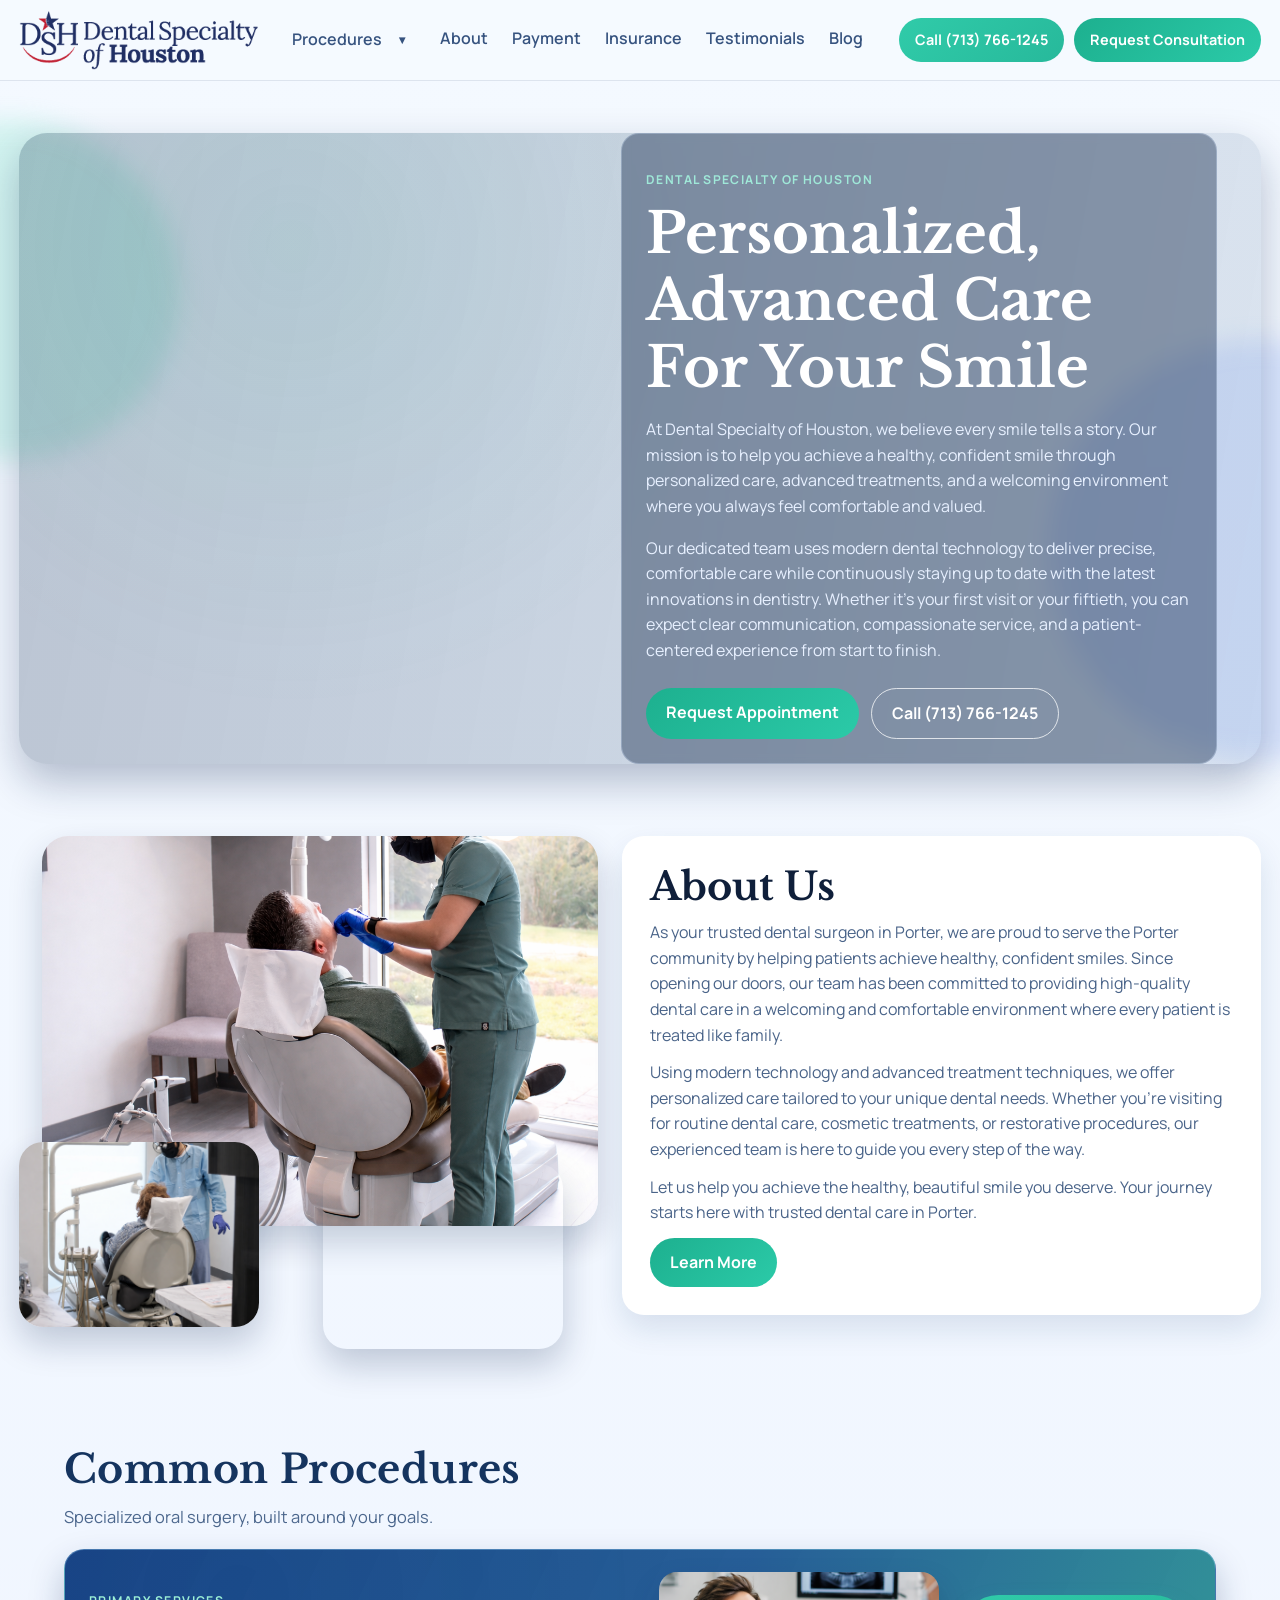
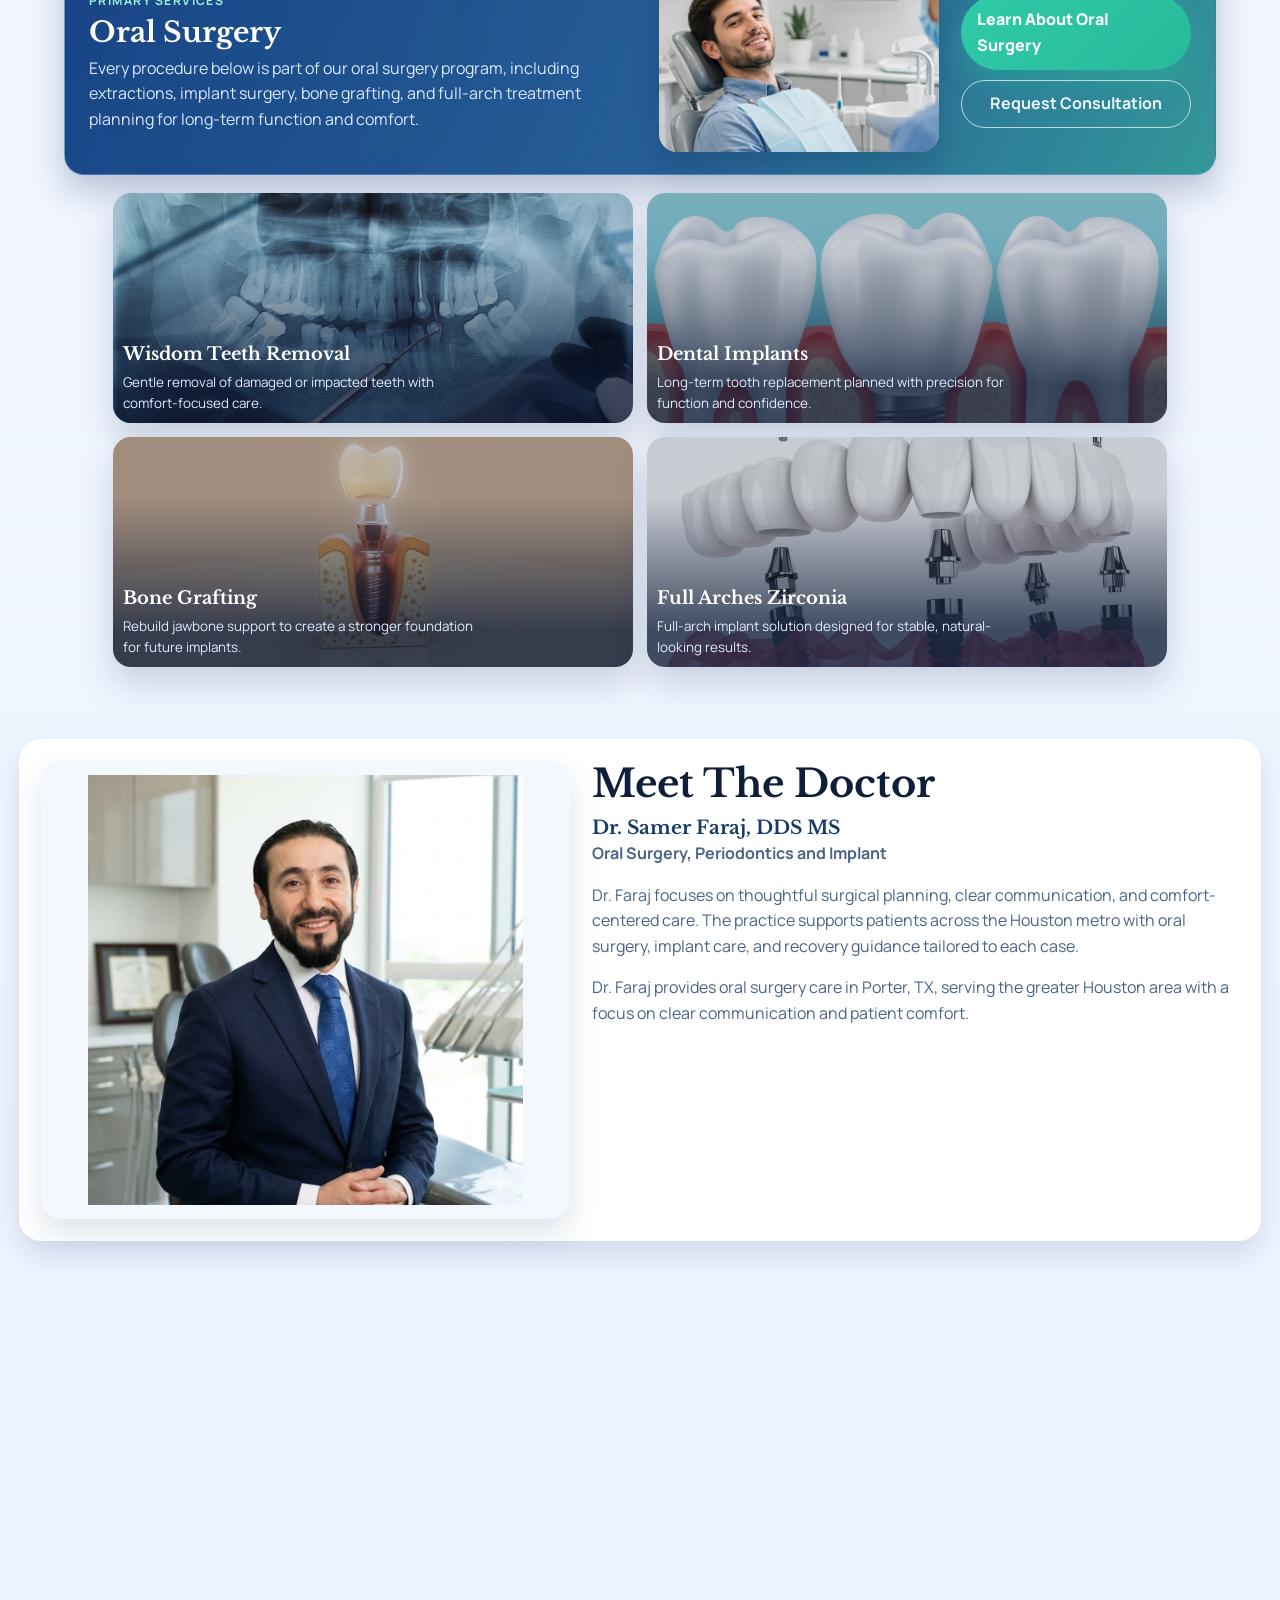
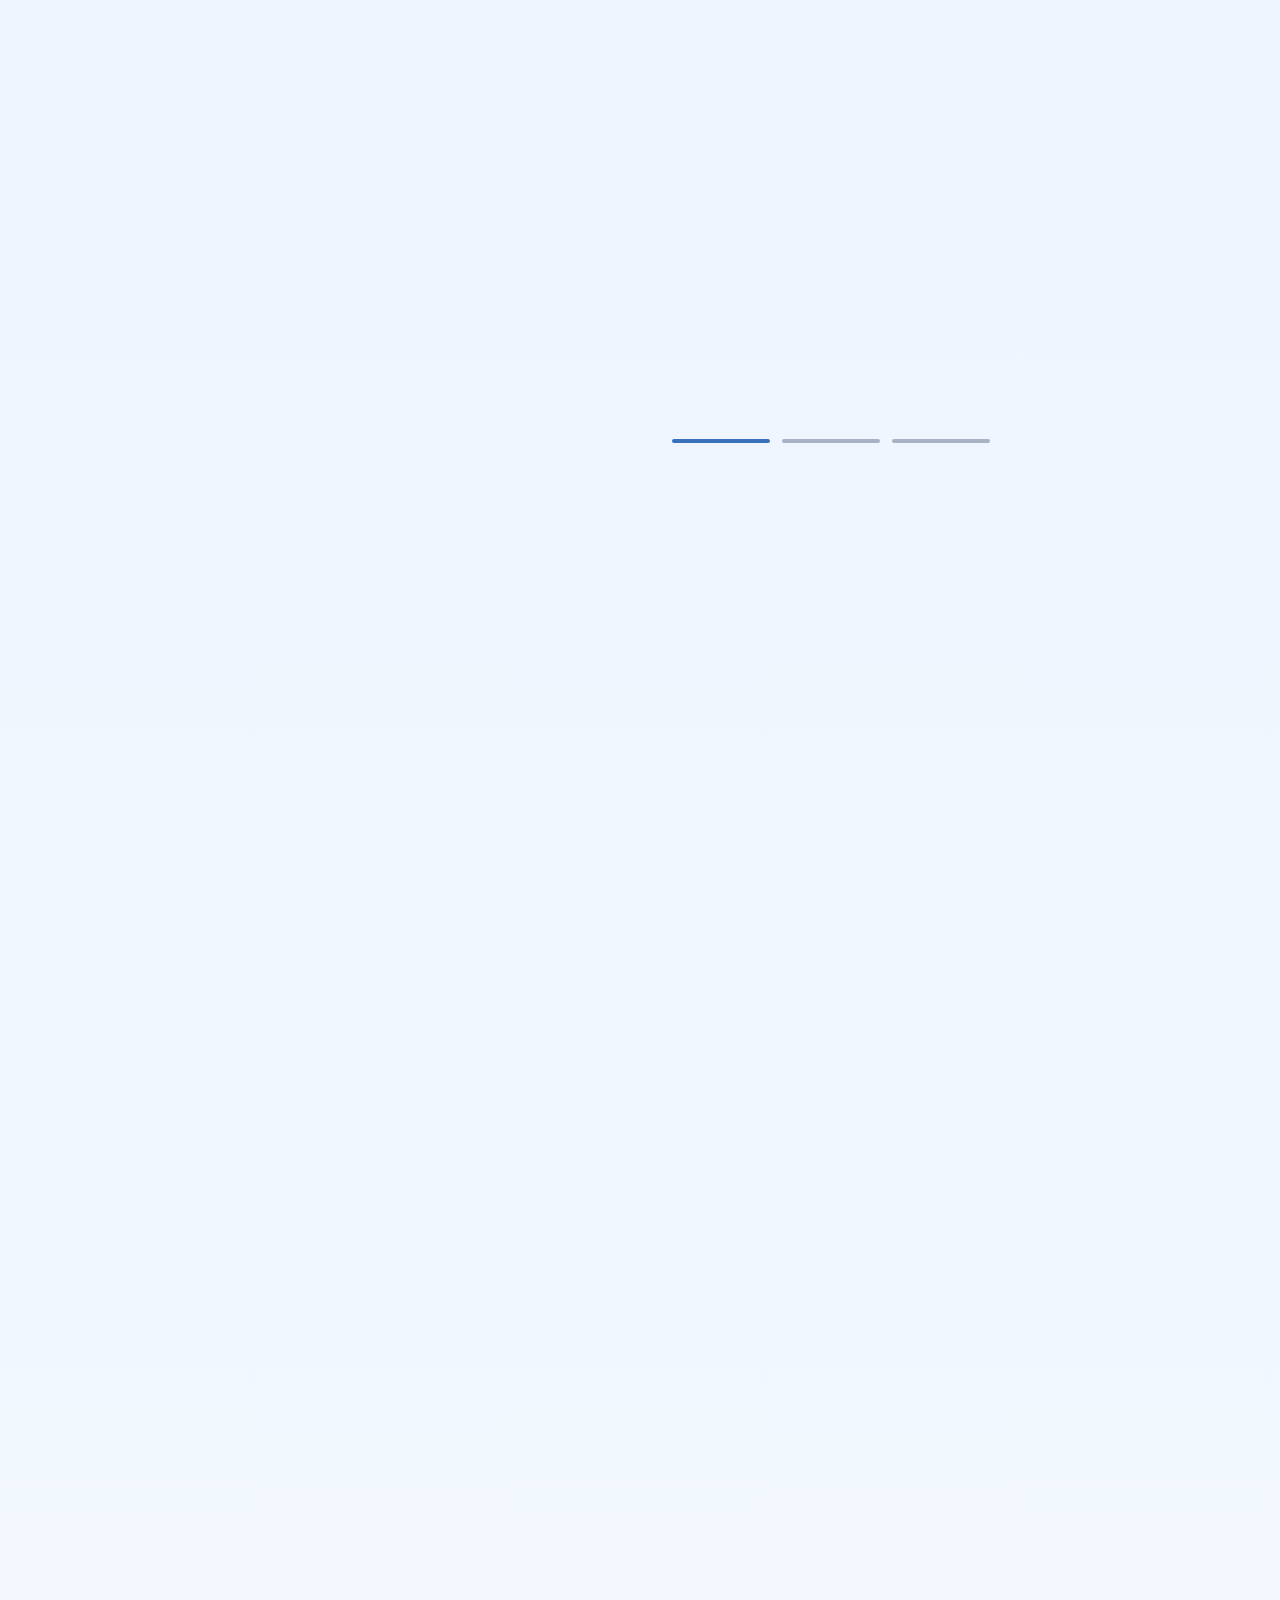
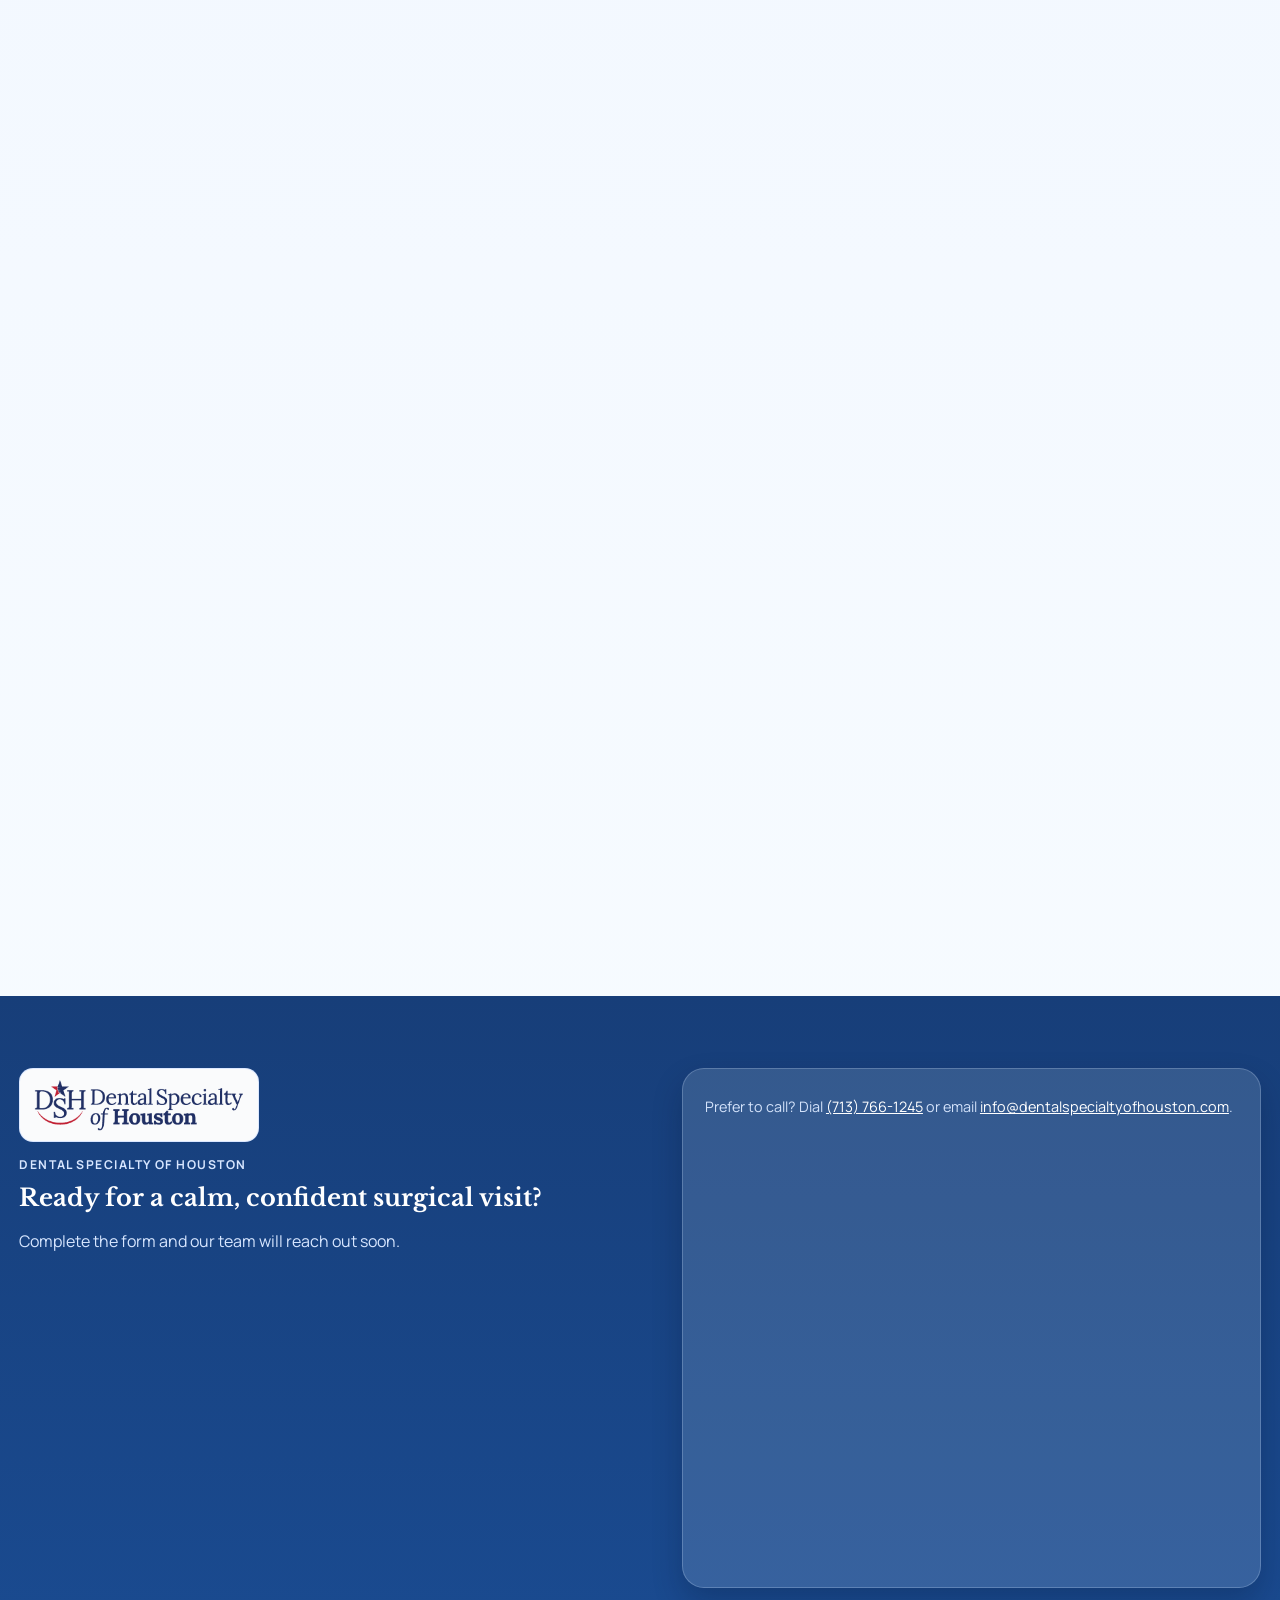
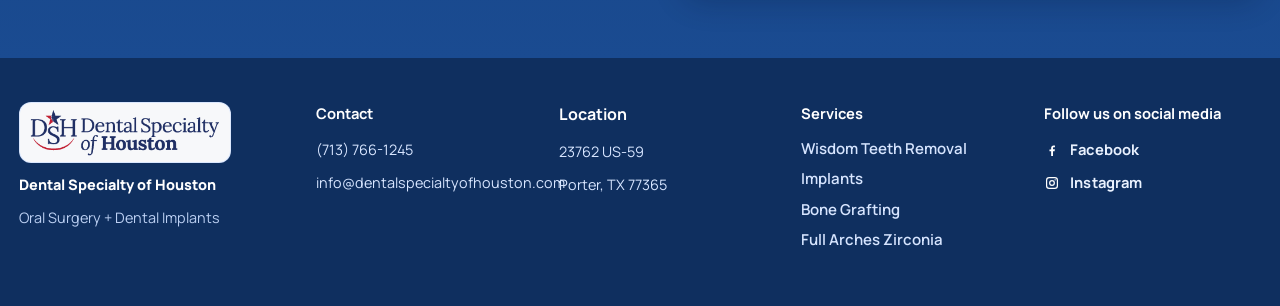
<file: index.html>
<!DOCTYPE html>
<html lang="en">
<head>
  <meta charset="UTF-8" />
  <meta name="viewport" content="width=device-width, initial-scale=1.0" />
  <title>Dental Specialty of Houston</title>
  <meta name="description" content="Dental Specialty of Houston provides advanced surgical care with modern imaging and sedation options." />
  <link rel="preconnect" href="https://fonts.googleapis.com" />
  <link rel="preconnect" href="https://fonts.gstatic.com" crossorigin />
  <link href="https://fonts.googleapis.com/css2?family=Manrope:wght@400;500;600;700;800&family=Libre+Baskerville:wght@700&display=swap" rel="stylesheet" />
  <link rel="stylesheet" href="styles.css" />
</head>
<body>
  <div class="bg-orb orb-left"></div>
  <div class="bg-orb orb-right"></div>

  <header class="site-header">
    <div class="container nav-wrap">
      <a href="index.html" class="brand" aria-label="Dental Specialty of Houston Home">
        <img class="site-brand-logo" src="assets/DSH Logo.png" alt="Dental Specialty of Houston" />
      </a>
      <button class="menu-toggle" aria-label="Toggle navigation" aria-expanded="false">Menu</button>
      <nav class="main-nav" id="mainNav">
        <div class="nav-dropdown">
          <div class="dropdown-link-group">
            <a class="dropdown-label" href="#procedures">Procedures</a>
            <button class="dropdown-trigger" type="button" aria-expanded="false" aria-haspopup="true" aria-label="Open procedures menu">
              <span class="dropdown-arrow" aria-hidden="true">&#9662;</span>
            </button>
          </div>
          <div class="dropdown-menu" role="menu">
            <a href="oral-surgery.html" role="menuitem">Oral Surgery</a>
            <a href="extraction.html" role="menuitem">Wisdom Teeth Removal</a>
            <a href="dental-implants.html" role="menuitem">Dental Implants</a>
            <a href="bone-grafting.html" role="menuitem">Bone Grafting</a>
            <a href="all-on-4.html" role="menuitem">Full Arches Zirconia</a>
          </div>
        </div>
        <a href="about.html">About</a>
        <a href="payment.html">Payment</a>
        <a href="insurances.html">Insurance</a>
        <a href="testimonials.html">Testimonials</a>
        <a href="blog.html">Blog</a>
      </nav>
      <div class="header-action-group">
        <a class="btn btn-sm header-call-btn" href="tel:+17137661245">Call (713) 766-1245</a>
        <a class="btn btn-sm" href="contact.html">Request Consultation</a>
      </div>
    </div>
  </header>

  <main>
    <section class="hero">
      <div class="container hero-video-shell">
        <video class="hero-video" autoplay muted loop playsinline preload="metadata" aria-label="Dental clinic background video">
          <source src="assets/hero-video.mp4" type="video/mp4" />
        </video>
        <div class="hero-video-overlay" aria-hidden="true"></div>
        <div class="hero-video-content">
          <p class="eyebrow">Dental Specialty of Houston</p>
          <h1>Personalized, Advanced Care For Your Smile</h1>
          <p class="lead">At Dental Specialty of Houston, we believe every smile tells a story. Our mission is to help you achieve a healthy, confident smile through personalized care, advanced treatments, and a welcoming environment where you always feel comfortable and valued.</p>
          <p class="lead">Our dedicated team uses modern dental technology to deliver precise, comfortable care while continuously staying up to date with the latest innovations in dentistry. Whether it's your first visit or your fiftieth, you can expect clear communication, compassionate service, and a patient-centered experience from start to finish.</p>
          <div class="hero-actions">
            <a class="btn" href="#contact">Request Appointment</a>
            <a class="btn btn-outline" href="tel:+17137661245">Call (713) 766-1245</a>
          </div>
        </div>
      </div>
    </section>


    <section class="about-intro section" id="about-us">
      <div class="container about-intro-grid">
        <aside class="about-intro-photo reveal" aria-label="Dental clinic photo collage">
          <div class="about-collage">
            <img class="about-collage-main" src="assets/9.png" alt="Dental office reception area" loading="lazy" decoding="async" />
            <img class="about-collage-card about-collage-card-left" src="assets/8.png" alt="Dental x-ray consultation" loading="lazy" decoding="async" />
            <img class="about-collage-card about-collage-card-right" src="assets/5.png" alt="Dental clinic detail" loading="lazy" decoding="async" />
          </div>
        </aside>
        <article class="about-intro-copy reveal delay-1">
          <h2 class="section-title">About Us</h2>
          <p>As your trusted dental surgeon in Porter, we are proud to serve the Porter community by helping patients achieve healthy, confident smiles. Since opening our doors, our team has been committed to providing high-quality dental care in a welcoming and comfortable environment where every patient is treated like family.</p>
          <p>Using modern technology and advanced treatment techniques, we offer personalized care tailored to your unique dental needs. Whether you're visiting for routine dental care, cosmetic treatments, or restorative procedures, our experienced team is here to guide you every step of the way.</p>
          <p>Let us help you achieve the healthy, beautiful smile you deserve. Your journey starts here with trusted dental care in Porter.</p>
          <a class="btn" href="about.html">Learn More</a>
        </article>
      </div>
    </section>
    <section class="procedures section" id="procedures">
      <div class="container">
        <h2 class="section-title main-section-title">Common Procedures</h2>
        <p class="section-subtitle">Specialized oral surgery, built around your goals.</p>
        <article class="procedure-parent-card reveal">
          <div class="procedure-parent-copy">
            <p class="eyebrow">Primary Services</p>
            <h3>Oral Surgery</h3>
            <p>Every procedure below is part of our oral surgery program, including extractions, implant surgery, bone grafting, and full-arch treatment planning for long-term function and comfort.</p>
          </div>
          <div class="procedure-parent-media procedure-parent-media-portrait">
            <img src="assets/person.png" alt="Smiling patient in a dental chair during a consultation" />
          </div>
          <div class="procedure-parent-actions">
            <a class="procedure-parent-cta" href="oral-surgery.html">Learn About Oral Surgery</a>
            <a class="procedure-parent-link" href="contact.html">Request Consultation</a>
          </div>
        </article>
        <div class="procedure-spotlight-grid">
          <a class="procedure-tile reveal" href="extraction.html" aria-label="Learn more about Wisdom Teeth Removal">
            <img src="assets/impacted wisdom teeth.jpg" alt="Impacted wisdom teeth procedure illustration" />
            <span class="procedure-tile-overlay" aria-hidden="true"></span>
            <span class="procedure-tile-content">
              <strong>Wisdom Teeth Removal</strong>
              <span>Gentle removal of damaged or impacted teeth with comfort-focused care.</span>
            </span>
          </a>

          <a class="procedure-tile reveal delay-1" href="dental-implants.html" aria-label="Learn more about Dental Implants">
            <img src="assets/32619.jpg" alt="Dental implant illustration between natural teeth" />
            <span class="procedure-tile-overlay" aria-hidden="true"></span>
            <span class="procedure-tile-content">
              <strong>Dental Implants</strong>
              <span>Long-term tooth replacement planned with precision for function and confidence.</span>
            </span>
          </a>

          <a class="procedure-tile reveal delay-2" href="bone-grafting.html" aria-label="Learn more about Bone Grafting">
            <img src="assets/bonegrafting.jpg" alt="Bone grafting treatment illustration" />
            <span class="procedure-tile-overlay" aria-hidden="true"></span>
            <span class="procedure-tile-content">
              <strong>Bone Grafting</strong>
              <span>Rebuild jawbone support to create a stronger foundation for future implants.</span>
            </span>
          </a>

          <a class="procedure-tile reveal" href="all-on-4.html" aria-label="Learn more about Full Arches Zirconia">
            <img src="assets/all on 4.jpg" alt="Full Arches Zirconia full arch implant treatment illustration" />
            <span class="procedure-tile-overlay" aria-hidden="true"></span>
            <span class="procedure-tile-content">
              <strong>Full Arches Zirconia</strong>
              <span>Full-arch implant solution designed for stable, natural-looking results.</span>
            </span>
          </a>
        </div>
      </div>
    </section>

            <section class="doctor section" id="doctor">
      <div class="container">
        <article class="meet-doctor-card reveal">
          <aside class="doctor-portrait" aria-label="Doctor portrait">
            <img class="doctor-portrait-img" src="assets/Dr Faraj.jpeg" alt="Dr. Samer Faraj" />
          </aside>
          <div class="meet-doctor-copy">
            <h2 class="section-title">Meet The Doctor</h2>
            <h3>Dr. Samer Faraj, DDS MS</h3>
            <p class="doctor-role">Oral Surgery, Periodontics and Implant</p>
            <p>Dr. Faraj focuses on thoughtful surgical planning, clear communication, and comfort-centered care. The practice supports patients across the Houston metro with oral surgery, implant care, and recovery guidance tailored to each case.</p>
            <p>Dr. Faraj provides oral surgery care in Porter, TX, serving the greater Houston area with a focus on clear communication and patient comfort.</p>
          </div>
        </article>
      </div>
    </section>

        <section class="testimonials section" id="testimonials">
      <div class="container">
        <div class="patients-say-layout">
          <aside class="patients-say-intro reveal">
            <h2 class="section-title main-section-title">What Patients Say</h2>
            <div class="google-reviews-badge" aria-label="Google Reviews">
              <svg viewBox="0 0 24 24" aria-hidden="true">
                <path fill="#EA4335" d="M12 11.2v2.8h6.5c-.3 1.6-1.9 4.7-6.5 4.7-3.9 0-7.1-3.2-7.1-7.1S8.1 4.5 12 4.5c2.2 0 3.7.9 4.6 1.7l3.1-3C17.7 1.3 15.1 0 12 0 5.4 0 0 5.4 0 12s5.4 12 12 12c6.9 0 11.5-4.8 11.5-11.6 0-.8-.1-1.4-.2-2.1H12z"/>
              </svg>
              <span>Google Reviews</span>
            </div>
            <a class="btn btn-sm reviews-cta" href="https://www.google.com/maps/place/Dental+Specialty+Of+Houston/@30.1014567,-95.2382101,17z/data=!3m1!4b1!4m6!3m5!1s0x86474db0bc15ced3:0xc40bfbf86cdcaf7!8m2!3d30.1014567!4d-95.2382101!16s%2Fg%2F11j0sd1l19?entry=ttu&g_ep=EgoyMDI2MDQyMC4wIKXMDSoASAFQAw%3D%3D" target="_blank" rel="noopener noreferrer">See All Reviews</a>
            <span class="patients-quote-mark" aria-hidden="true">â€œ</span>
          </aside>

          <div class="patients-say-content">
            <div class="testimonials-slider reveal" data-testimonials-slider>
              <div class="testimonials-track">
                <div class="testimonials-slide">
                  <article class="say-card">
                    <div class="review-stars" aria-label="5 star rating">&#9733;&#9733;&#9733;&#9733;&#9733;</div>
                    <p>Great staff, from the office manager to the doctor. They were friendly, supportive, and compassionate. I felt well taken care of. Best experience for having a tooth extracted. A big thank you to all.</p>
                    <cite>Robin Cadle</cite>
                  </article>
                  <article class="say-card">
                    <div class="review-stars" aria-label="5 star rating">&#9733;&#9733;&#9733;&#9733;&#9733;</div>
                    <p>I had all four of my wisdom teeth extracted, and I couldn't have asked for a better experience. From the consultation to the procedure and follow-up care, everything was smooth and professional. Dr. Faraj and the entire team made me feel comfortable, answered all my questions, and ensured I was well-prepared for the recovery process. The procedure itself was quick, and my healing process has been going great with minimal discomfort. I highly recommend Dr. Faraj for anyone needing oral surgery. Truly an excellent experience!</p>
                    <cite>Jenny Martinez</cite>
                  </article>
                  <article class="say-card">
                    <div class="review-stars" aria-label="5 star rating">&#9733;&#9733;&#9733;&#9733;&#9733;</div>
                    <p>I have EXTREME anxiety and had to get my wisdom teeth out in July. Dr. Faraj laid out every option for me and all the dental assistants were SO comforting and nice! I chose to do only numbing and got all 4 out at once. It was quicker than I thought and I was guided throughout the process to help my nerves.</p>
                    <cite>Nia Acosta</cite>
                  </article>
                </div>

                <div class="testimonials-slide">
                  <article class="say-card">
                    <div class="review-stars" aria-label="5 star rating">&#9733;&#9733;&#9733;&#9733;&#9733;</div>
                    <p>Dr. Faraj was excellent! My appointment time was 12 PM, and I was done before 2 PM. I'm not sure exactly what time because I was in and out of sleep, but all four of my wisdom teeth were out in about an hour. He went over everything: all the risks, how the sedation would go, the medications he prescribed, and self-care. I'd recommend him to anyone!</p>
                    <cite>Clarissa Hooker</cite>
                  </article>
                  <article class="say-card">
                    <div class="review-stars" aria-label="5 star rating">&#9733;&#9733;&#9733;&#9733;&#9733;</div>
                    <p>Very attentive and caring staff. They made me feel at ease during and after my procedure. Will definitely go back if needed.</p>
                    <cite>Anna Ponce</cite>
                  </article>
                  <article class="say-card">
                    <div class="review-stars" aria-label="5 star rating">&#9733;&#9733;&#9733;&#9733;&#9733;</div>
                    <p>I had my dental implants done by Dr. Faraj. I have been to several oral surgeons over the years and they all told me it could not be done due to the small space available. Dr. Faraj found a solution and did a great job. Prices were very reasonable and pain and discomfort were minimal. I could not have asked for a better outcome. Highly recommend implants by Dr. Faraj.</p>
                    <cite>Chinchie K</cite>
                  </article>
                </div>

                <div class="testimonials-slide">
                  <article class="say-card">
                    <div class="review-stars" aria-label="5 star rating">&#9733;&#9733;&#9733;&#9733;&#9733;</div>
                    <p>The staff were extremely professional and kind. I had all four wisdom teeth removed here and they were very quick with the procedure but also made me feel very comfortable.</p>
                    <cite>Holley Manshack</cite>
                  </article>
                  <article class="say-card">
                    <div class="review-stars" aria-label="5 star rating">&#9733;&#9733;&#9733;&#9733;&#9733;</div>
                    <p>From start to finish, Dr. Faraj and the team at the Porter location have been wonderful. They listen to your needs and fears and put you at ease. Highly recommend them for all of your dental needs.</p>
                    <cite>Cynthia Marsalia</cite>
                  </article>
                  <article class="say-card">
                    <div class="review-stars" aria-label="5 star rating">&#9733;&#9733;&#9733;&#9733;&#9733;</div>
                    <p>Gracie is the best and helps 100% of the way! Dr. Faraj was very nice and I can't wait to start my treatment.</p>
                    <cite>Robert Bailey</cite>
                  </article>
                </div>
              </div>
            </div>
            <div class="say-indicators testimonials-indicators" aria-label="Testimonial slides">
              <button class="about-gallery-dot active" type="button" data-slide="0" aria-label="Show first testimonials slide"></button>
              <button class="about-gallery-dot" type="button" data-slide="1" aria-label="Show second testimonials slide"></button>
              <button class="about-gallery-dot" type="button" data-slide="2" aria-label="Show third testimonials slide"></button>
            </div>
          </div>
        </div>

        <section class="zirconia-showcase reveal" aria-label="Full arch zirconia bridge gallery">
          <div class="zirconia-showcase-head">
            <p class="eyebrow">Featured Restorations</p>
            <h3>Full Arch Zirconia Bridges</h3>
          </div>
          <div class="zirconia-showcase-grid">
            <figure class="zirconia-card reveal">
              <img src="assets/Procedure picture1.jpeg" alt="Full arch zirconia bridges result view one" />
            </figure>
            <figure class="zirconia-card zirconia-card-fill reveal delay-1">
              <img src="assets/Procedure picture 2.jpeg" alt="Full arch zirconia bridges result view two" />
            </figure>
          </div>
        </section>
      </div>
    </section>

    <section class="about section" id="about">
      <div class="container">
        <article class="why-hero-shell reveal">
          <img class="why-hero-bg" src="assets/why-choose-us.png" alt="Relaxed patient smiling in a dental chair while talking with a dentist" loading="lazy" decoding="async" />
          <div class="why-hero-overlay" aria-hidden="true"></div>
          <div class="why-hero-content">
            <h2 class="section-title main-section-title">Why Choose Us</h2>
            <p class="section-subtitle">Precision-led implant care with quality you can trust at every stage.</p>
            <p>Our team combines thoughtful planning, advanced imaging, and high-end restorative partnerships to deliver care that feels both personal and dependable from consultation through final results.</p>
            <div class="why-trust-strip" aria-label="Practice strengths">
              <span>Proven implant systems</span>
              <span>U.S. lab-crafted restorations</span>
              <span>Advanced digital planning</span>
            </div>
            <div class="support-grid why-support-grid">
              <article class="support-card">
                <h3>Clinically Proven Implant System</h3>
                <p>We use one of the most clinically proven implant systems for reliable, long-lasting results.</p>
              </article>
              <article class="support-card">
                <h3>Top U.S. Dental Laboratories</h3>
                <p>Our restorations are made by top dental laboratories in the United States, and we do not ship cases overseas.</p>
              </article>
              <article class="support-card">
                <h3>Advanced Digital Technology</h3>
                <p>Using advanced digital technology and imaging, we ensure precise treatment planning and high-quality care.</p>
              </article>
            </div>
          </div>
        </article>
      </div>
    </section>

    <section class="stats-showcase section" id="stats">
      <div class="container">
        <div class="stats-shell reveal">
          <div class="stats-grid">
            <article class="stat-card">
              <div class="stat-icon" aria-hidden="true">
                <img src="assets/Dental implants.jpg" alt="" />
              </div>
              <span class="stat-label">Implants Placed</span>
              <strong class="stat-number" data-target="1000" data-suffix="+">0+</strong>
            </article>

            <article class="stat-card">
              <div class="stat-icon" aria-hidden="true">
                <img src="assets/IV sedation.jpg" alt="" />
              </div>
              <span class="stat-label">IV Sedations</span>
              <strong class="stat-number" data-target="1700" data-suffix="+">0+</strong>
            </article>

            <article class="stat-card">
              <div class="stat-icon" aria-hidden="true">
                <img src="assets/Restorations.jpg" alt="" />
              </div>
              <span class="stat-label">Restorations Placed</span>
              <strong class="stat-number" data-target="1000" data-suffix="+">0+</strong>
            </article>
          </div>
        </div>
      </div>
    </section>


    <section class="visit section" id="visit">
      <div class="container visit-grid">
        <article class="visit-card reveal">
          <p class="eyebrow">Find Us</p>
          <h2 class="section-title">Visit Dental Specialty of Houston</h2>
          <p class="visit-text">23762 US-59<br />
          Porter, TX 77365</p>
          <p class="visit-text"><strong>Hours:</strong> Monday-Friday, 9 AM-5 PM</p>
          <p class="visit-text"><strong>Surgery days:</strong> Tuesday-Thursday</p>
          <p class="visit-text">Serving patients across the Houston metro.</p>
          <div class="hero-actions visit-actions">
            <a class="btn" href="tel:+17137661245">Call (713) 766-1245</a>
            <a class="btn btn-secondary" href="#contact">Request Appointment</a>
          </div>
        </article>
        <aside class="map-slot reveal delay-1" aria-label="Map showing clinic location">
          <div class="map-inner">
            <iframe
              title="Dental Specialty of Houston location map"
              src="https://www.google.com/maps?q=23762%20US-59%2C%20Porter%2C%20TX%2077365&z=15&output=embed"
              loading="lazy"
              referrerpolicy="no-referrer-when-downgrade"
              allowfullscreen>
            </iframe>
          </div>
        </aside>
      </div>
    </section>
    <section class="cta-footer" id="contact">
      <div class="cta-panel section">
        <div class="container cta-grid">
          <div class="cta-copy">
            <div class="footer-logo cta-logo-card" aria-hidden="true">
              <img class="footer-logo-img" src="assets/DSH Logo.png" alt="Dental Specialty of Houston" />
            </div>
            <p class="eyebrow">Dental Specialty of Houston</p>
            <h2>Ready for a calm, confident surgical visit?</h2>
            <p>Complete the form and our team will reach out soon.</p>
          </div>
          <div class="appointment-form appointment-embed">
            <!-- form.123formbuilder.com script begins here -->
            <script type="text/javascript" defer src="https://form.123formbuilder.com/embed/6933649.js" data-role="form" data-default-width="800px" data-custom-vars="hasEmbedFormStyle=1"></script>
            <!-- form.123formbuilder.com script ends here -->
            <p class="cta-note">Prefer to call? Dial <a href="tel:+17137661245">(713) 766-1245</a> or email <a href="mailto:info@dentalspecialtyofhouston.com">info@dentalspecialtyofhouston.com</a>.</p>
          </div>
        </div>
      </div>

      <footer class="site-footer site-footer-merged">
        <div class="container footer-grid">
          <div>
            <div class="footer-logo" aria-hidden="true">
              <img class="footer-logo-img" src="assets/DSH Logo.png" alt="Dental Specialty of Houston" />
            </div>
            <p class="footer-brand">Dental Specialty of Houston</p>
            <p class="footer-sub">Oral Surgery + Dental Implants</p>
      </div>
          <div>
            <h4>Contact</h4>
            <p><a href="tel:+17137661245">(713) 766-1245</a></p>
            <p><a href="mailto:info@dentalspecialtyofhouston.com">info@dentalspecialtyofhouston.com</a></p>
          </div>
          <div>
  <h4><a class="footer-section-link" href="contact.html#visit">Location</a></h4>
  <p><a href="contact.html#visit">23762 US-59</a></p>
  <p><a href="contact.html#visit">Porter, TX 77365</a></p>
</div>
<div>
  <h4>Services</h4>
  <div class="footer-link-pills">
    <a class="footer-link-pill" href="extraction.html">Wisdom Teeth Removal</a>
    <a class="footer-link-pill" href="dental-implants.html">Implants</a>
    <a class="footer-link-pill" href="bone-grafting.html">Bone Grafting</a>
    <a class="footer-link-pill" href="all-on-4.html">Full Arches Zirconia</a>
  </div>
</div>
      <div>
        <h4>Follow us on social media</h4>
        <div class="footer-socials" aria-label="Social media links">
          <a class="footer-social-link" href="https://www.facebook.com/DentalSpecialtyHouston" target="_blank" rel="noopener noreferrer" aria-label="Facebook">
            <svg viewBox="0 0 24 24" aria-hidden="true"><path d="M13.5 21v-7.2h2.4l.4-2.8h-2.8V9.2c0-.8.2-1.3 1.4-1.3h1.5V5.4c-.3 0-1.1-.1-2.1-.1-2.1 0-3.6 1.3-3.6 3.7v2.1H8.2v2.8h2.5V21h2.8Z"/></svg>
            <span>Facebook</span>
          </a>
          <a class="footer-social-link" href="https://www.instagram.com/dentalspecialty_houston/" target="_blank" rel="noopener noreferrer" aria-label="Instagram">
            <svg viewBox="0 0 24 24" aria-hidden="true"><path d="M7.8 3h8.4A4.8 4.8 0 0 1 21 7.8v8.4A4.8 4.8 0 0 1 16.2 21H7.8A4.8 4.8 0 0 1 3 16.2V7.8A4.8 4.8 0 0 1 7.8 3Zm0 1.8A3 3 0 0 0 4.8 7.8v8.4a3 3 0 0 0 3 3h8.4a3 3 0 0 0 3-3V7.8a3 3 0 0 0-3-3H7.8Zm8.9 1.4a1.1 1.1 0 1 1 0 2.2 1.1 1.1 0 0 1 0-2.2ZM12 7.6A4.4 4.4 0 1 1 7.6 12 4.4 4.4 0 0 1 12 7.6Zm0 1.8A2.6 2.6 0 1 0 14.6 12 2.6 2.6 0 0 0 12 9.4Z"/></svg>
            <span>Instagram</span>
          </a>
        </div>
      </div>    </div>
  </footer>
    </section>
  </main>

  <script src="script.js"></script>
</body>
</html>
</file>
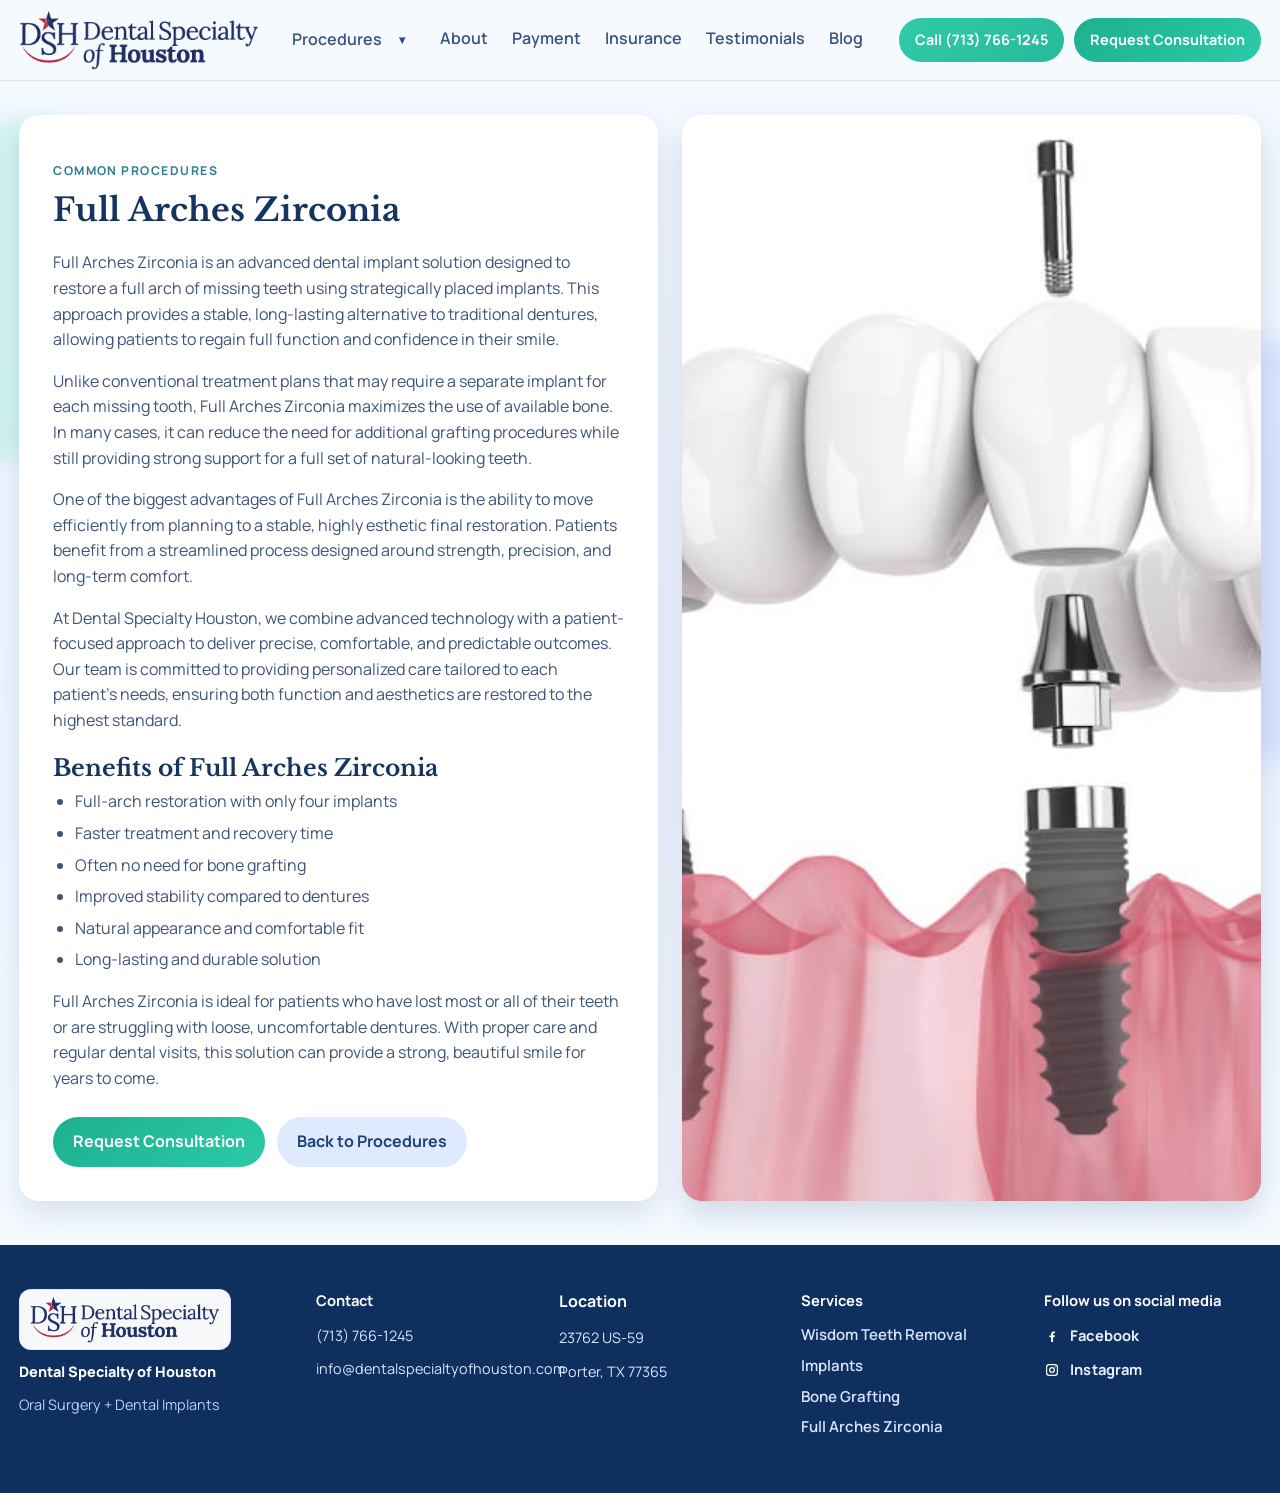
<file: all-on-4.html>
<!DOCTYPE html>
<html lang="en">
<head>
  <meta charset="UTF-8" />
  <meta name="viewport" content="width=device-width, initial-scale=1.0" />
  <title>Full Arches Zirconia | Dental Specialty of Houston</title>
  <meta name="description" content="Learn about Full Arches Zirconia full-arch implant care at Dental Specialty of Houston." />
  <link rel="preconnect" href="https://fonts.googleapis.com" />
  <link rel="preconnect" href="https://fonts.gstatic.com" crossorigin />
  <link href="https://fonts.googleapis.com/css2?family=Manrope:wght@400;500;600;700;800&family=Libre+Baskerville:wght@700&display=swap" rel="stylesheet" />
  <link rel="stylesheet" href="styles.css" />
</head>
<body>
  <div class="bg-orb orb-left"></div>
  <div class="bg-orb orb-right"></div>

  <header class="site-header">
    <div class="container nav-wrap">
      <a href="index.html" class="brand" aria-label="Dental Specialty of Houston Home">
        <img class="site-brand-logo" src="assets/DSH Logo.png" alt="Dental Specialty of Houston" />
      </a>
      <button class="menu-toggle" aria-label="Toggle navigation" aria-expanded="false">Menu</button>
      <nav class="main-nav" id="mainNav">
        <div class="nav-dropdown">
          <div class="dropdown-link-group">
            <a class="dropdown-label" href="index.html#procedures">Procedures</a>
            <button class="dropdown-trigger" type="button" aria-expanded="false" aria-haspopup="true" aria-label="Open procedures menu">
              <span class="dropdown-arrow" aria-hidden="true">&#9662;</span>
            </button>
          </div>
          <div class="dropdown-menu" role="menu">
            <a href="oral-surgery.html" role="menuitem">Oral Surgery</a>
            <a href="extraction.html" role="menuitem">Wisdom Teeth Removal</a>
            <a href="dental-implants.html" role="menuitem">Dental Implants</a>
            <a href="bone-grafting.html" role="menuitem">Bone Grafting</a>
            <a href="all-on-4.html" role="menuitem">Full Arches Zirconia</a>
          </div>
        </div>
        <a href="about.html">About</a>
        <a href="payment.html">Payment</a>
        <a href="insurances.html">Insurance</a>
        <a href="testimonials.html">Testimonials</a>
        <a href="blog.html">Blog</a>
      </nav>
      <div class="header-action-group">
        <a class="btn btn-sm header-call-btn" href="tel:+17137661245">Call (713) 766-1245</a>
        <a class="btn btn-sm" href="contact.html">Request Consultation</a>
      </div>
    </div>
  </header>

  <main class="procedure-page section">
    <div class="container procedure-hero-grid">
      <div class="procedure-wrap reveal visible">
        <p class="eyebrow">Common Procedures</p>
        <h1>Full Arches Zirconia</h1>
        <p>Full Arches Zirconia is an advanced dental implant solution designed to restore a full arch of missing teeth using strategically placed implants. This approach provides a stable, long-lasting alternative to traditional dentures, allowing patients to regain full function and confidence in their smile.</p>
        <p>Unlike conventional treatment plans that may require a separate implant for each missing tooth, Full Arches Zirconia maximizes the use of available bone. In many cases, it can reduce the need for additional grafting procedures while still providing strong support for a full set of natural-looking teeth.</p>
        <p>One of the biggest advantages of Full Arches Zirconia is the ability to move efficiently from planning to a stable, highly esthetic final restoration. Patients benefit from a streamlined process designed around strength, precision, and long-term comfort.</p>
        <p>At Dental Specialty Houston, we combine advanced technology with a patient-focused approach to deliver precise, comfortable, and predictable outcomes. Our team is committed to providing personalized care tailored to each patient’s needs, ensuring both function and aesthetics are restored to the highest standard.</p>

        <h2>Benefits of Full Arches Zirconia</h2>
        <ul class="procedure-list">
          <li>Full-arch restoration with only four implants</li>
          <li>Faster treatment and recovery time</li>
          <li>Often no need for bone grafting</li>
          <li>Improved stability compared to dentures</li>
          <li>Natural appearance and comfortable fit</li>
          <li>Long-lasting and durable solution</li>
        </ul>

        <p>Full Arches Zirconia is ideal for patients who have lost most or all of their teeth or are struggling with loose, uncomfortable dentures. With proper care and regular dental visits, this solution can provide a strong, beautiful smile for years to come.</p>
        <div class="hero-actions">
          <a class="btn" href="contact.html">Request Consultation</a>
          <a class="btn btn-secondary" href="index.html#procedures">Back to Procedures</a>
        </div>
      </div>
      <aside class="procedure-media reveal visible" aria-label="Full Arches Zirconia procedure image">
        <img src="assets/all on 4.jpg" alt="Full Arches Zirconia full arch implant treatment illustration" />
      </aside>
    </div>
  </main>

  <footer class="site-footer site-footer-standard">
    <div class="container footer-grid">
      <div>
        <div class="footer-logo" aria-hidden="true">
          <img class="footer-logo-img" src="assets/DSH Logo.png" alt="Dental Specialty of Houston" />
        </div>
        <p class="footer-brand">Dental Specialty of Houston</p>
        <p class="footer-sub">Oral Surgery + Dental Implants</p>
      </div>
      <div>
        <h4>Contact</h4>
        <p><a href="tel:+17137661245">(713) 766-1245</a></p>
        <p><a href="mailto:info@dentalspecialtyofhouston.com">info@dentalspecialtyofhouston.com</a></p>
      </div>
      <div>
  <h4><a class="footer-section-link" href="contact.html#visit">Location</a></h4>
  <p><a href="contact.html#visit">23762 US-59</a></p>
  <p><a href="contact.html#visit">Porter, TX 77365</a></p>
</div>
<div>
  <h4>Services</h4>
  <div class="footer-link-pills">
    <a class="footer-link-pill" href="extraction.html">Wisdom Teeth Removal</a>
    <a class="footer-link-pill" href="dental-implants.html">Implants</a>
    <a class="footer-link-pill" href="bone-grafting.html">Bone Grafting</a>
    <a class="footer-link-pill" href="all-on-4.html">Full Arches Zirconia</a>
  </div>
</div>
      <div>
        <h4>Follow us on social media</h4>
        <div class="footer-socials" aria-label="Social media links">
          <a class="footer-social-link" href="https://www.facebook.com/DentalSpecialtyHouston" target="_blank" rel="noopener noreferrer" aria-label="Facebook">
            <svg viewBox="0 0 24 24" aria-hidden="true"><path d="M13.5 21v-7.2h2.4l.4-2.8h-2.8V9.2c0-.8.2-1.3 1.4-1.3h1.5V5.4c-.3 0-1.1-.1-2.1-.1-2.1 0-3.6 1.3-3.6 3.7v2.1H8.2v2.8h2.5V21h2.8Z"/></svg>
            <span>Facebook</span>
          </a>
          <a class="footer-social-link" href="https://www.instagram.com/dentalspecialty_houston/" target="_blank" rel="noopener noreferrer" aria-label="Instagram">
            <svg viewBox="0 0 24 24" aria-hidden="true"><path d="M7.8 3h8.4A4.8 4.8 0 0 1 21 7.8v8.4A4.8 4.8 0 0 1 16.2 21H7.8A4.8 4.8 0 0 1 3 16.2V7.8A4.8 4.8 0 0 1 7.8 3Zm0 1.8A3 3 0 0 0 4.8 7.8v8.4a3 3 0 0 0 3 3h8.4a3 3 0 0 0 3-3V7.8a3 3 0 0 0-3-3H7.8Zm8.9 1.4a1.1 1.1 0 1 1 0 2.2 1.1 1.1 0 0 1 0-2.2ZM12 7.6A4.4 4.4 0 1 1 7.6 12 4.4 4.4 0 0 1 12 7.6Zm0 1.8A2.6 2.6 0 1 0 14.6 12 2.6 2.6 0 0 0 12 9.4Z"/></svg>
            <span>Instagram</span>
          </a>
        </div>
      </div>    </div>
  </footer>

  <script src="script.js"></script>
</body>
</html>
</file>
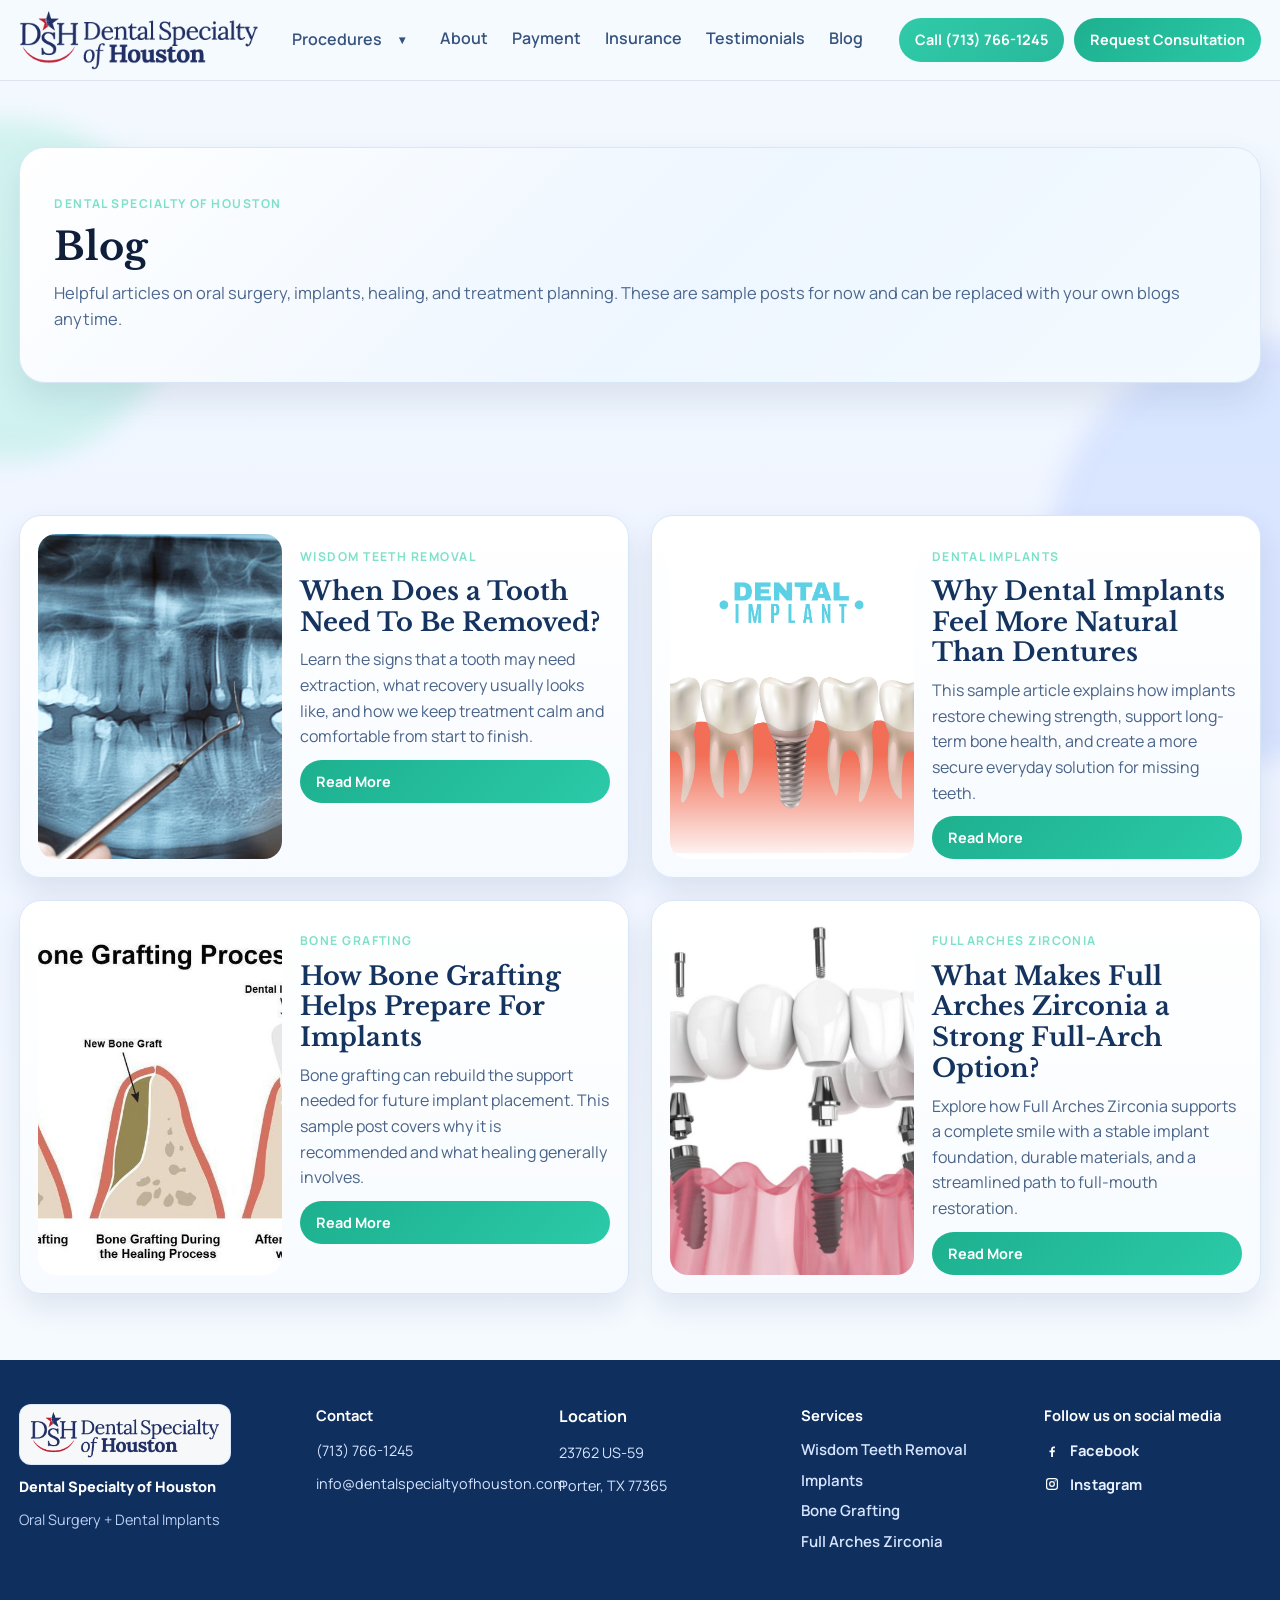
<file: blog.html>
<!DOCTYPE html>
<html lang="en">
<head>
  <meta charset="UTF-8" />
  <meta name="viewport" content="width=device-width, initial-scale=1.0" />
  <title>Blog | Dental Specialty of Houston</title>
  <meta name="description" content="Read the latest oral surgery and dental implant insights from Dental Specialty of Houston." />
  <link rel="preconnect" href="https://fonts.googleapis.com" />
  <link rel="preconnect" href="https://fonts.gstatic.com" crossorigin />
  <link href="https://fonts.googleapis.com/css2?family=Manrope:wght@400;500;600;700;800&family=Libre+Baskerville:wght@700&display=swap" rel="stylesheet" />
  <link rel="stylesheet" href="styles.css" />
</head>
<body>
  <div class="bg-orb orb-left"></div>
  <div class="bg-orb orb-right"></div>

  <header class="site-header">
    <div class="container nav-wrap">
      <a href="index.html" class="brand" aria-label="Dental Specialty of Houston Home">
        <img class="site-brand-logo" src="assets/DSH Logo.png" alt="Dental Specialty of Houston" />
      </a>
      <button class="menu-toggle" aria-label="Toggle navigation" aria-expanded="false">Menu</button>
      <nav class="main-nav" id="mainNav">
        <div class="nav-dropdown">
          <div class="dropdown-link-group">
            <a class="dropdown-label" href="index.html#procedures">Procedures</a>
            <button class="dropdown-trigger" type="button" aria-expanded="false" aria-haspopup="true" aria-label="Open procedures menu">
              <span class="dropdown-arrow" aria-hidden="true">&#9662;</span>
            </button>
          </div>
          <div class="dropdown-menu" role="menu">
            <a href="oral-surgery.html" role="menuitem">Oral Surgery</a>
            <a href="extraction.html" role="menuitem">Wisdom Teeth Removal</a>
            <a href="dental-implants.html" role="menuitem">Dental Implants</a>
            <a href="bone-grafting.html" role="menuitem">Bone Grafting</a>
            <a href="all-on-4.html" role="menuitem">Full Arches Zirconia</a>
          </div>
        </div>
        <a href="about.html">About</a>
        <a href="payment.html">Payment</a>
        <a href="insurances.html">Insurance</a>
        <a href="testimonials.html">Testimonials</a>
        <a href="blog.html">Blog</a>
      </nav>
      <div class="header-action-group">
        <a class="btn btn-sm header-call-btn" href="tel:+17137661245">Call (713) 766-1245</a>
        <a class="btn btn-sm" href="contact.html">Request Consultation</a>
      </div>
    </div>
  </header>

  <main class="blog-page">
    <section class="blog-hero section">
      <div class="container">
        <div class="blog-hero-shell reveal visible">
          <p class="eyebrow">Dental Specialty of Houston</p>
          <h1 class="section-title">Blog</h1>
          <p class="section-subtitle">Helpful articles on oral surgery, implants, healing, and treatment planning. These are sample posts for now and can be replaced with your own blogs anytime.</p>
        </div>
      </div>
    </section>

    <section class="blog-list section">
      <div class="container blog-grid">
        <article class="blog-card reveal">
          <div class="blog-card-image">
            <img src="assets/impacted wisdom teeth.jpg" alt="Impacted wisdom teeth treatment" />
          </div>
          <div class="blog-card-copy">
            <p class="eyebrow">Wisdom Teeth Removal</p>
            <h2>When Does a Tooth Need To Be Removed?</h2>
            <p>Learn the signs that a tooth may need extraction, what recovery usually looks like, and how we keep treatment calm and comfortable from start to finish.</p>
            <a class="btn btn-sm" href="extraction.html">Read More</a>
          </div>
        </article>

        <article class="blog-card reveal delay-1">
          <div class="blog-card-image">
            <img src="assets/dental implant-1.jpg" alt="Dental implant illustration" />
          </div>
          <div class="blog-card-copy">
            <p class="eyebrow">Dental Implants</p>
            <h2>Why Dental Implants Feel More Natural Than Dentures</h2>
            <p>This sample article explains how implants restore chewing strength, support long-term bone health, and create a more secure everyday solution for missing teeth.</p>
            <a class="btn btn-sm" href="dental-implants.html">Read More</a>
          </div>
        </article>

        <article class="blog-card reveal delay-2">
          <div class="blog-card-image">
            <img src="assets/bone grafting.jpg" alt="Bone grafting treatment illustration" />
          </div>
          <div class="blog-card-copy">
            <p class="eyebrow">Bone Grafting</p>
            <h2>How Bone Grafting Helps Prepare For Implants</h2>
            <p>Bone grafting can rebuild the support needed for future implant placement. This sample post covers why it is recommended and what healing generally involves.</p>
            <a class="btn btn-sm" href="bone-grafting.html">Read More</a>
          </div>
        </article>

        <article class="blog-card reveal">
          <div class="blog-card-image">
            <img src="assets/all on 4.jpg" alt="Full Arches Zirconia full arch implant treatment" />
          </div>
          <div class="blog-card-copy">
            <p class="eyebrow">Full Arches Zirconia</p>
            <h2>What Makes Full Arches Zirconia a Strong Full-Arch Option?</h2>
            <p>Explore how Full Arches Zirconia supports a complete smile with a stable implant foundation, durable materials, and a streamlined path to full-mouth restoration.</p>
            <a class="btn btn-sm" href="all-on-4.html">Read More</a>
          </div>
        </article>
      </div>
    </section>
  </main>

  <footer class="site-footer site-footer-standard">
    <div class="container footer-grid">
      <div>
        <div class="footer-logo" aria-hidden="true">
          <img class="footer-logo-img" src="assets/DSH Logo.png" alt="Dental Specialty of Houston" />
        </div>
        <p class="footer-brand">Dental Specialty of Houston</p>
        <p class="footer-sub">Oral Surgery + Dental Implants</p>
      </div>
      <div>
        <h4>Contact</h4>
        <p><a href="tel:+17137661245">(713) 766-1245</a></p>
        <p><a href="mailto:info@dentalspecialtyofhouston.com">info@dentalspecialtyofhouston.com</a></p>
      </div>
      <div>
        <h4><a class="footer-section-link" href="contact.html#visit">Location</a></h4>
        <p><a href="contact.html#visit">23762 US-59</a></p>
        <p><a href="contact.html#visit">Porter, TX 77365</a></p>
      </div>
      <div>
        <h4>Services</h4>
        <div class="footer-link-pills">
          <a class="footer-link-pill" href="extraction.html">Wisdom Teeth Removal</a>
          <a class="footer-link-pill" href="dental-implants.html">Implants</a>
          <a class="footer-link-pill" href="bone-grafting.html">Bone Grafting</a>
          <a class="footer-link-pill" href="all-on-4.html">Full Arches Zirconia</a>
        </div>
      </div>
      <div>
        <h4>Follow us on social media</h4>
        <div class="footer-socials" aria-label="Social media links">
          <a class="footer-social-link" href="https://www.facebook.com/DentalSpecialtyHouston" target="_blank" rel="noopener noreferrer" aria-label="Facebook">
            <svg viewBox="0 0 24 24" aria-hidden="true"><path d="M13.5 21v-7.2h2.4l.4-2.8h-2.8V9.2c0-.8.2-1.3 1.4-1.3h1.5V5.4c-.3 0-1.1-.1-2.1-.1-2.1 0-3.6 1.3-3.6 3.7v2.1H8.2v2.8h2.5V21h2.8Z"/></svg>
            <span>Facebook</span>
          </a>
          <a class="footer-social-link" href="https://www.instagram.com/dentalspecialty_houston/" target="_blank" rel="noopener noreferrer" aria-label="Instagram">
            <svg viewBox="0 0 24 24" aria-hidden="true"><path d="M7.8 3h8.4A4.8 4.8 0 0 1 21 7.8v8.4A4.8 4.8 0 0 1 16.2 21H7.8A4.8 4.8 0 0 1 3 16.2V7.8A4.8 4.8 0 0 1 7.8 3Zm0 1.8A3 3 0 0 0 4.8 7.8v8.4a3 3 0 0 0 3 3h8.4a3 3 0 0 0 3-3V7.8a3 3 0 0 0-3-3H7.8Zm8.9 1.4a1.1 1.1 0 1 1 0 2.2 1.1 1.1 0 0 1 0-2.2ZM12 7.6A4.4 4.4 0 1 1 7.6 12 4.4 4.4 0 0 1 12 7.6Zm0 1.8A2.6 2.6 0 1 0 14.6 12 2.6 2.6 0 0 0 12 9.4Z"/></svg>
            <span>Instagram</span>
          </a>
        </div>
      </div>
    </div>
  </footer>

  <script src="script.js"></script>
</body>
</html>
</file>
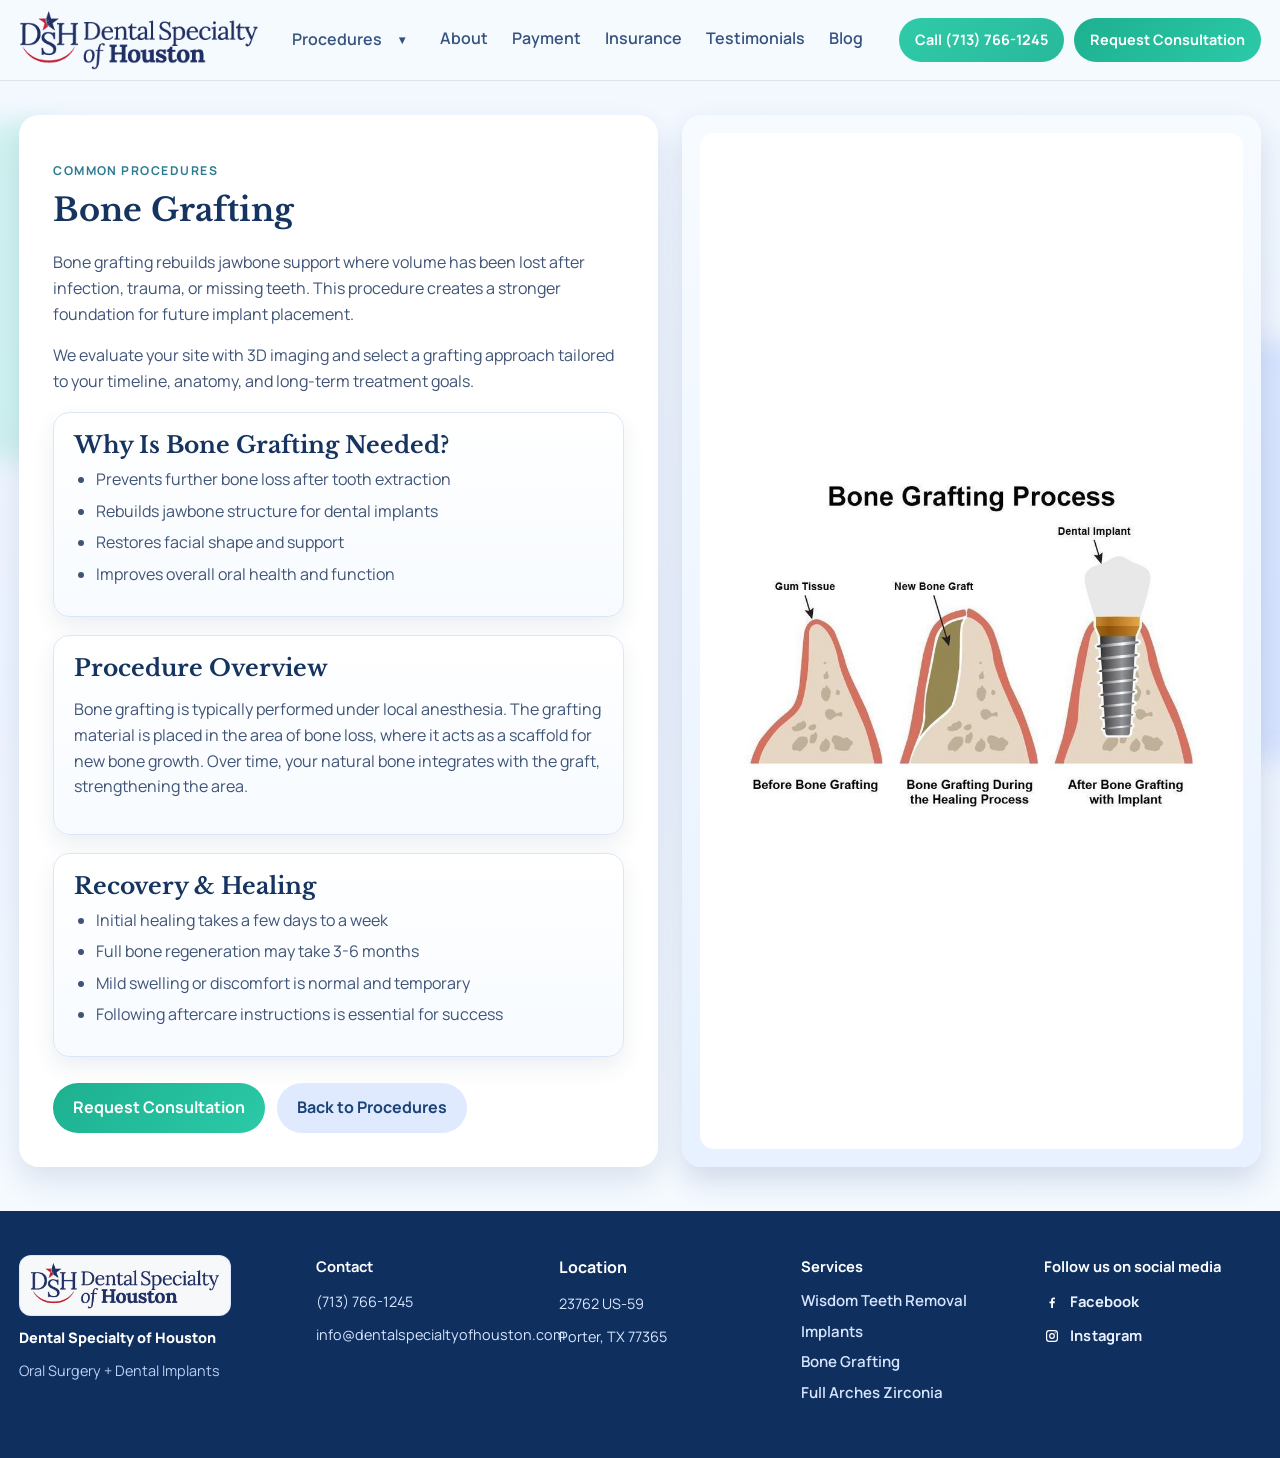
<file: bone-grafting.html>
<!DOCTYPE html>
<html lang="en">
<head>
  <meta charset="UTF-8" />
  <meta name="viewport" content="width=device-width, initial-scale=1.0" />
  <title>Bone Grafting | Dental Specialty of Houston</title>
  <meta name="description" content="Learn about bone grafting care at Dental Specialty of Houston." />
  <link rel="preconnect" href="https://fonts.googleapis.com" />
  <link rel="preconnect" href="https://fonts.gstatic.com" crossorigin />
  <link href="https://fonts.googleapis.com/css2?family=Manrope:wght@400;500;600;700;800&family=Libre+Baskerville:wght@700&display=swap" rel="stylesheet" />
  <link rel="stylesheet" href="styles.css" />
</head>
<body>
  <div class="bg-orb orb-left"></div>
  <div class="bg-orb orb-right"></div>

  <header class="site-header">
    <div class="container nav-wrap">
      <a href="index.html" class="brand" aria-label="Dental Specialty of Houston Home">
        <img class="site-brand-logo" src="assets/DSH Logo.png" alt="Dental Specialty of Houston" />
      </a>
      <button class="menu-toggle" aria-label="Toggle navigation" aria-expanded="false">Menu</button>
      <nav class="main-nav" id="mainNav">
        <div class="nav-dropdown">
          <div class="dropdown-link-group">
            <a class="dropdown-label" href="index.html#procedures">Procedures</a>
            <button class="dropdown-trigger" type="button" aria-expanded="false" aria-haspopup="true" aria-label="Open procedures menu">
              <span class="dropdown-arrow" aria-hidden="true">&#9662;</span>
            </button>
          </div>
          <div class="dropdown-menu" role="menu">
            <a href="oral-surgery.html" role="menuitem">Oral Surgery</a>
            <a href="extraction.html" role="menuitem">Wisdom Teeth Removal</a>
            <a href="dental-implants.html" role="menuitem">Dental Implants</a>
            <a href="bone-grafting.html" role="menuitem">Bone Grafting</a>
            <a href="all-on-4.html" role="menuitem">Full Arches Zirconia</a>
          </div>
        </div>
        <a href="about.html">About</a>
        <a href="payment.html">Payment</a>
        <a href="insurances.html">Insurance</a>
        <a href="testimonials.html">Testimonials</a>
        <a href="blog.html">Blog</a>
      </nav>
      <div class="header-action-group">
        <a class="btn btn-sm header-call-btn" href="tel:+17137661245">Call (713) 766-1245</a>
        <a class="btn btn-sm" href="contact.html">Request Consultation</a>
      </div>
    </div>
  </header>

  <main class="procedure-page section">
    <div class="container procedure-hero-grid">
      <div class="procedure-wrap reveal visible">
        <p class="eyebrow">Common Procedures</p>
        <h1>Bone Grafting</h1>
        <p>Bone grafting rebuilds jawbone support where volume has been lost after infection, trauma, or missing teeth. This procedure creates a stronger foundation for future implant placement.</p>
        <p>We evaluate your site with 3D imaging and select a grafting approach tailored to your timeline, anatomy, and long-term treatment goals.</p>

        <section class="procedure-stack-section">
          <h2>Why Is Bone Grafting Needed?</h2>
          <ul class="procedure-list">
            <li>Prevents further bone loss after tooth extraction</li>
            <li>Rebuilds jawbone structure for dental implants</li>
            <li>Restores facial shape and support</li>
            <li>Improves overall oral health and function</li>
          </ul>
        </section>

        <section class="procedure-stack-section">
          <h2>Procedure Overview</h2>
          <p>Bone grafting is typically performed under local anesthesia. The grafting material is placed in the area of bone loss, where it acts as a scaffold for new bone growth. Over time, your natural bone integrates with the graft, strengthening the area.</p>
        </section>

        <section class="procedure-stack-section">
          <h2>Recovery &amp; Healing</h2>
          <ul class="procedure-list">
            <li>Initial healing takes a few days to a week</li>
            <li>Full bone regeneration may take 3-6 months</li>
            <li>Mild swelling or discomfort is normal and temporary</li>
            <li>Following aftercare instructions is essential for success</li>
          </ul>
        </section>

        <div class="hero-actions">
          <a class="btn" href="contact.html">Request Consultation</a>
          <a class="btn btn-secondary" href="index.html#procedures">Back to Procedures</a>
        </div>
      </div>
      <aside class="procedure-media procedure-media-contained reveal visible" aria-label="Bone grafting procedure image">
        <img src="assets/bone grafting.jpg" alt="Bone grafting treatment illustration" />
      </aside>
    </div>
  </main>

  <footer class="site-footer site-footer-standard">
    <div class="container footer-grid">
      <div>
        <div class="footer-logo" aria-hidden="true">
          <img class="footer-logo-img" src="assets/DSH Logo.png" alt="Dental Specialty of Houston" />
        </div>
        <p class="footer-brand">Dental Specialty of Houston</p>
        <p class="footer-sub">Oral Surgery + Dental Implants</p>
      </div>
      <div>
        <h4>Contact</h4>
        <p><a href="tel:+17137661245">(713) 766-1245</a></p>
        <p><a href="mailto:info@dentalspecialtyofhouston.com">info@dentalspecialtyofhouston.com</a></p>
      </div>
      <div>
  <h4><a class="footer-section-link" href="contact.html#visit">Location</a></h4>
  <p><a href="contact.html#visit">23762 US-59</a></p>
  <p><a href="contact.html#visit">Porter, TX 77365</a></p>
</div>
<div>
  <h4>Services</h4>
  <div class="footer-link-pills">
    <a class="footer-link-pill" href="extraction.html">Wisdom Teeth Removal</a>
    <a class="footer-link-pill" href="dental-implants.html">Implants</a>
    <a class="footer-link-pill" href="bone-grafting.html">Bone Grafting</a>
    <a class="footer-link-pill" href="all-on-4.html">Full Arches Zirconia</a>
  </div>
</div>
      <div>
        <h4>Follow us on social media</h4>
        <div class="footer-socials" aria-label="Social media links">
          <a class="footer-social-link" href="https://www.facebook.com/DentalSpecialtyHouston" target="_blank" rel="noopener noreferrer" aria-label="Facebook">
            <svg viewBox="0 0 24 24" aria-hidden="true"><path d="M13.5 21v-7.2h2.4l.4-2.8h-2.8V9.2c0-.8.2-1.3 1.4-1.3h1.5V5.4c-.3 0-1.1-.1-2.1-.1-2.1 0-3.6 1.3-3.6 3.7v2.1H8.2v2.8h2.5V21h2.8Z"/></svg>
            <span>Facebook</span>
          </a>
          <a class="footer-social-link" href="https://www.instagram.com/dentalspecialty_houston/" target="_blank" rel="noopener noreferrer" aria-label="Instagram">
            <svg viewBox="0 0 24 24" aria-hidden="true"><path d="M7.8 3h8.4A4.8 4.8 0 0 1 21 7.8v8.4A4.8 4.8 0 0 1 16.2 21H7.8A4.8 4.8 0 0 1 3 16.2V7.8A4.8 4.8 0 0 1 7.8 3Zm0 1.8A3 3 0 0 0 4.8 7.8v8.4a3 3 0 0 0 3 3h8.4a3 3 0 0 0 3-3V7.8a3 3 0 0 0-3-3H7.8Zm8.9 1.4a1.1 1.1 0 1 1 0 2.2 1.1 1.1 0 0 1 0-2.2ZM12 7.6A4.4 4.4 0 1 1 7.6 12 4.4 4.4 0 0 1 12 7.6Zm0 1.8A2.6 2.6 0 1 0 14.6 12 2.6 2.6 0 0 0 12 9.4Z"/></svg>
            <span>Instagram</span>
          </a>
        </div>
      </div>    </div>
  </footer>

  <script src="script.js"></script>
</body>
</html>
</file>
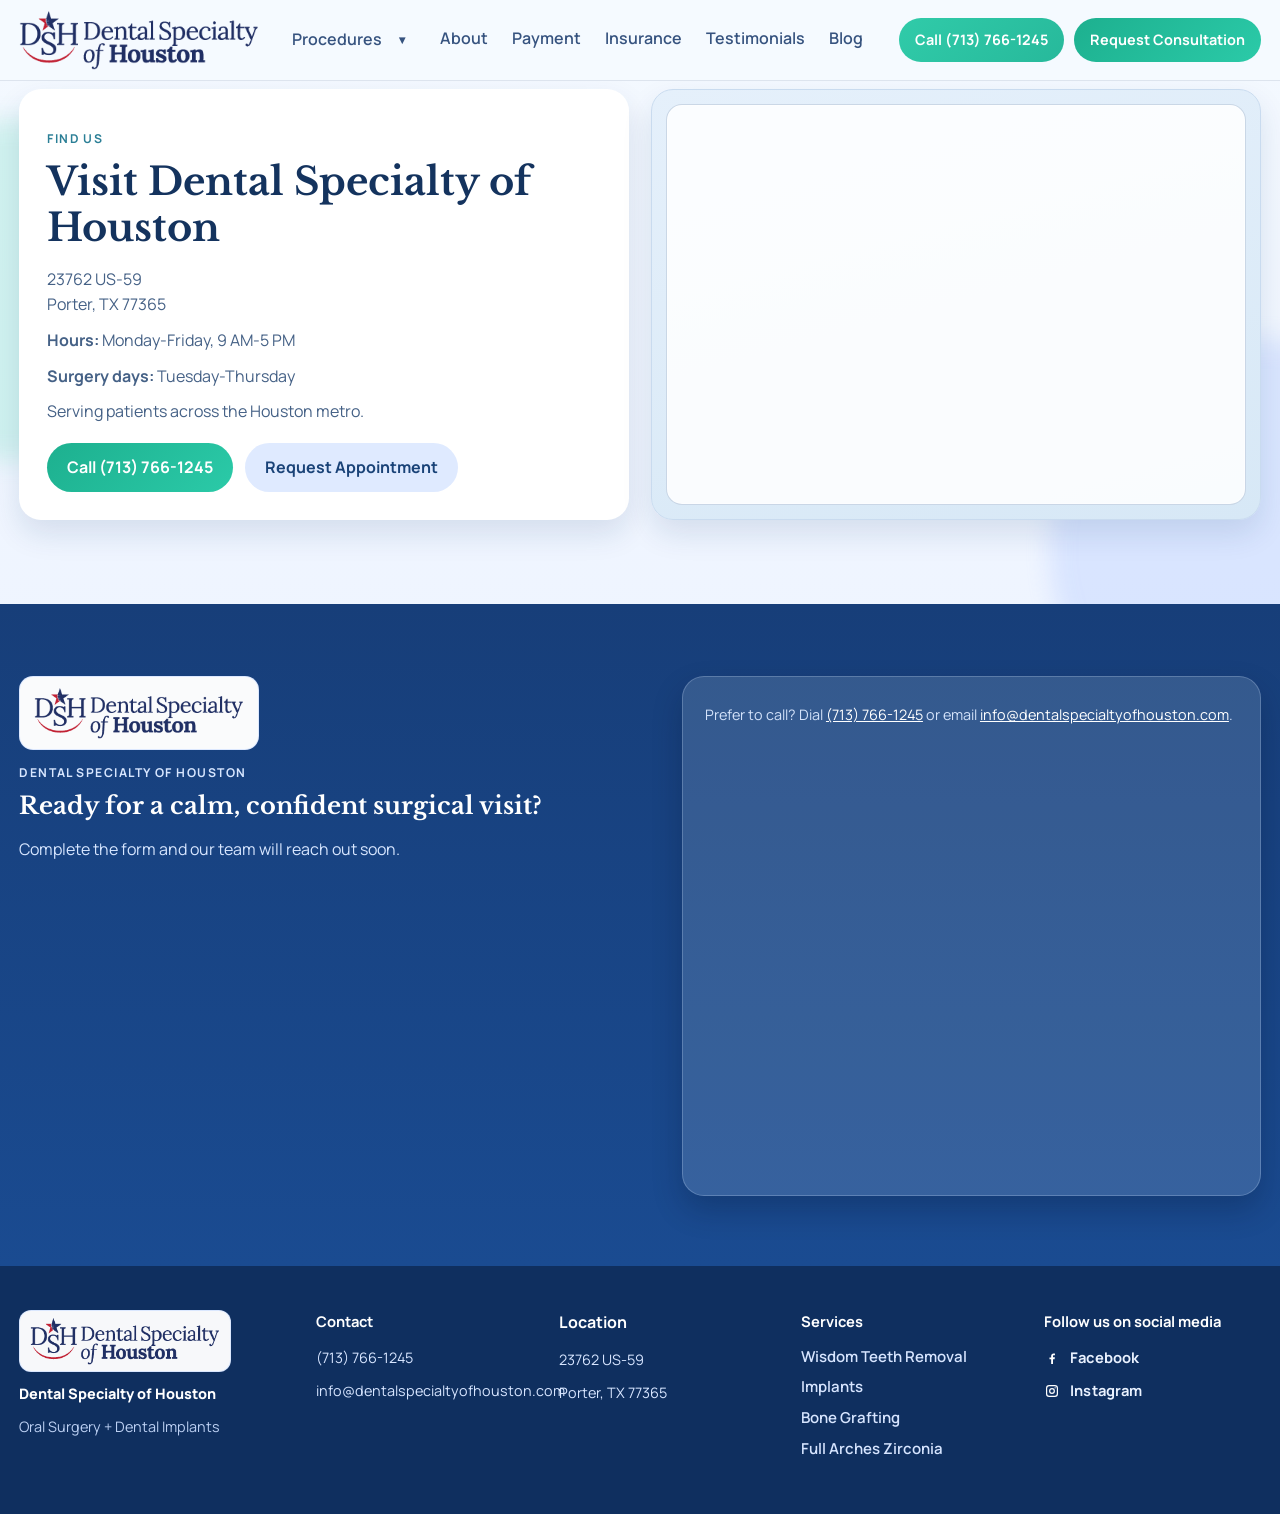
<file: contact.html>
<!DOCTYPE html>
<html lang="en">
<head>
  <meta charset="UTF-8" />
  <meta name="viewport" content="width=device-width, initial-scale=1.0" />
  <title>Contact | Dental Specialty of Houston</title>
  <meta name="description" content="Find Dental Specialty of Houston in Porter, TX and request an appointment." />
  <link rel="preconnect" href="https://fonts.googleapis.com" />
  <link rel="preconnect" href="https://fonts.gstatic.com" crossorigin />
  <link href="https://fonts.googleapis.com/css2?family=Manrope:wght@400;500;600;700;800&family=Libre+Baskerville:wght@700&display=swap" rel="stylesheet" />
  <link rel="stylesheet" href="styles.css" />
</head>
<body>
  <div class="bg-orb orb-left"></div>
  <div class="bg-orb orb-right"></div>

  <header class="site-header">
    <div class="container nav-wrap">
      <a href="index.html" class="brand" aria-label="Dental Specialty of Houston Home">
        <img class="site-brand-logo" src="assets/DSH Logo.png" alt="Dental Specialty of Houston" />
      </a>
      <button class="menu-toggle" aria-label="Toggle navigation" aria-expanded="false">Menu</button>
      <nav class="main-nav" id="mainNav">
        <div class="nav-dropdown">
          <div class="dropdown-link-group">
            <a class="dropdown-label" href="index.html#procedures">Procedures</a>
            <button class="dropdown-trigger" type="button" aria-expanded="false" aria-haspopup="true" aria-label="Open procedures menu">
              <span class="dropdown-arrow" aria-hidden="true">&#9662;</span>
            </button>
          </div>
          <div class="dropdown-menu" role="menu">
            <a href="oral-surgery.html" role="menuitem">Oral Surgery</a>
            <a href="extraction.html" role="menuitem">Wisdom Teeth Removal</a>
            <a href="dental-implants.html" role="menuitem">Dental Implants</a>
            <a href="bone-grafting.html" role="menuitem">Bone Grafting</a>
            <a href="all-on-4.html" role="menuitem">Full Arches Zirconia</a>
          </div>
        </div>
        <a href="about.html">About</a>
        <a href="payment.html">Payment</a>
        <a href="insurances.html">Insurance</a>
        <a href="testimonials.html">Testimonials</a>
        <a href="blog.html">Blog</a>
      </nav>
      <div class="header-action-group">
        <a class="btn btn-sm header-call-btn" href="tel:+17137661245">Call (713) 766-1245</a>
        <a class="btn btn-sm" href="contact.html">Request Consultation</a>
      </div>
    </div>
  </header>

  <main>
    <section class="visit section" id="visit">
      <div class="container visit-grid">
        <article class="visit-card reveal">
          <p class="eyebrow">Find Us</p>
          <h1 class="section-title">Visit Dental Specialty of Houston</h1>
          <p class="visit-text">23762 US-59<br />
          Porter, TX 77365</p>
          <p class="visit-text"><strong>Hours:</strong> Monday-Friday, 9 AM-5 PM</p>
          <p class="visit-text"><strong>Surgery days:</strong> Tuesday-Thursday</p>
          <p class="visit-text">Serving patients across the Houston metro.</p>
          <div class="hero-actions visit-actions">
            <a class="btn" href="tel:+17137661245">Call (713) 766-1245</a>
            <a class="btn btn-secondary" href="#request-appointment">Request Appointment</a>
          </div>
        </article>
        <aside class="map-slot reveal delay-1" aria-label="Map showing clinic location">
          <div class="map-inner">
            <iframe
              title="Dental Specialty of Houston location map"
              src="https://www.google.com/maps?q=23762%20US-59%2C%20Porter%2C%20TX%2077365&z=15&output=embed"
              loading="lazy"
              referrerpolicy="no-referrer-when-downgrade"
              allowfullscreen>
            </iframe>
          </div>
        </aside>
      </div>
    </section>

    <section class="cta-footer" id="request-appointment">
      <div class="cta-panel section">
        <div class="container cta-grid">
          <div class="cta-copy">
            <div class="footer-logo cta-logo-card" aria-hidden="true">
              <img class="footer-logo-img" src="assets/DSH Logo.png" alt="Dental Specialty of Houston" />
            </div>
            <p class="eyebrow">Dental Specialty of Houston</p>
            <h2>Ready for a calm, confident surgical visit?</h2>
            <p>Complete the form and our team will reach out soon.</p>
          </div>
          <div class="appointment-form appointment-embed">
            <!-- form.123formbuilder.com script begins here -->
            <script type="text/javascript" defer src="https://form.123formbuilder.com/embed/6933649.js" data-role="form" data-default-width="800px" data-custom-vars="hasEmbedFormStyle=1"></script>
            <!-- form.123formbuilder.com script ends here -->
            <p class="cta-note">Prefer to call? Dial <a href="tel:+17137661245">(713) 766-1245</a> or email <a href="mailto:info@dentalspecialtyofhouston.com">info@dentalspecialtyofhouston.com</a>.</p>
          </div>
        </div>
      </div>

      <footer class="site-footer site-footer-merged">
        <div class="container footer-grid">
          <div>
            <div class="footer-logo" aria-hidden="true">
              <img class="footer-logo-img" src="assets/DSH Logo.png" alt="Dental Specialty of Houston" />
            </div>
            <p class="footer-brand">Dental Specialty of Houston</p>
            <p class="footer-sub">Oral Surgery + Dental Implants</p>
      </div>
          <div>
            <h4>Contact</h4>
            <p><a href="tel:+17137661245">(713) 766-1245</a></p>
            <p><a href="mailto:info@dentalspecialtyofhouston.com">info@dentalspecialtyofhouston.com</a></p>
          </div>
          <div>
  <h4><a class="footer-section-link" href="contact.html#visit">Location</a></h4>
  <p><a href="contact.html#visit">23762 US-59</a></p>
  <p><a href="contact.html#visit">Porter, TX 77365</a></p>
</div>
<div>
  <h4>Services</h4>
  <div class="footer-link-pills">
    <a class="footer-link-pill" href="extraction.html">Wisdom Teeth Removal</a>
    <a class="footer-link-pill" href="dental-implants.html">Implants</a>
    <a class="footer-link-pill" href="bone-grafting.html">Bone Grafting</a>
    <a class="footer-link-pill" href="all-on-4.html">Full Arches Zirconia</a>
  </div>
</div>
      <div>
        <h4>Follow us on social media</h4>
        <div class="footer-socials" aria-label="Social media links">
          <a class="footer-social-link" href="https://www.facebook.com/DentalSpecialtyHouston" target="_blank" rel="noopener noreferrer" aria-label="Facebook">
            <svg viewBox="0 0 24 24" aria-hidden="true"><path d="M13.5 21v-7.2h2.4l.4-2.8h-2.8V9.2c0-.8.2-1.3 1.4-1.3h1.5V5.4c-.3 0-1.1-.1-2.1-.1-2.1 0-3.6 1.3-3.6 3.7v2.1H8.2v2.8h2.5V21h2.8Z"/></svg>
            <span>Facebook</span>
          </a>
          <a class="footer-social-link" href="https://www.instagram.com/dentalspecialty_houston/" target="_blank" rel="noopener noreferrer" aria-label="Instagram">
            <svg viewBox="0 0 24 24" aria-hidden="true"><path d="M7.8 3h8.4A4.8 4.8 0 0 1 21 7.8v8.4A4.8 4.8 0 0 1 16.2 21H7.8A4.8 4.8 0 0 1 3 16.2V7.8A4.8 4.8 0 0 1 7.8 3Zm0 1.8A3 3 0 0 0 4.8 7.8v8.4a3 3 0 0 0 3 3h8.4a3 3 0 0 0 3-3V7.8a3 3 0 0 0-3-3H7.8Zm8.9 1.4a1.1 1.1 0 1 1 0 2.2 1.1 1.1 0 0 1 0-2.2ZM12 7.6A4.4 4.4 0 1 1 7.6 12 4.4 4.4 0 0 1 12 7.6Zm0 1.8A2.6 2.6 0 1 0 14.6 12 2.6 2.6 0 0 0 12 9.4Z"/></svg>
            <span>Instagram</span>
          </a>
        </div>
      </div>    </div>
  </footer>
    </section>
  </main>

  <script src="script.js"></script>
</body>
</html>
</file>
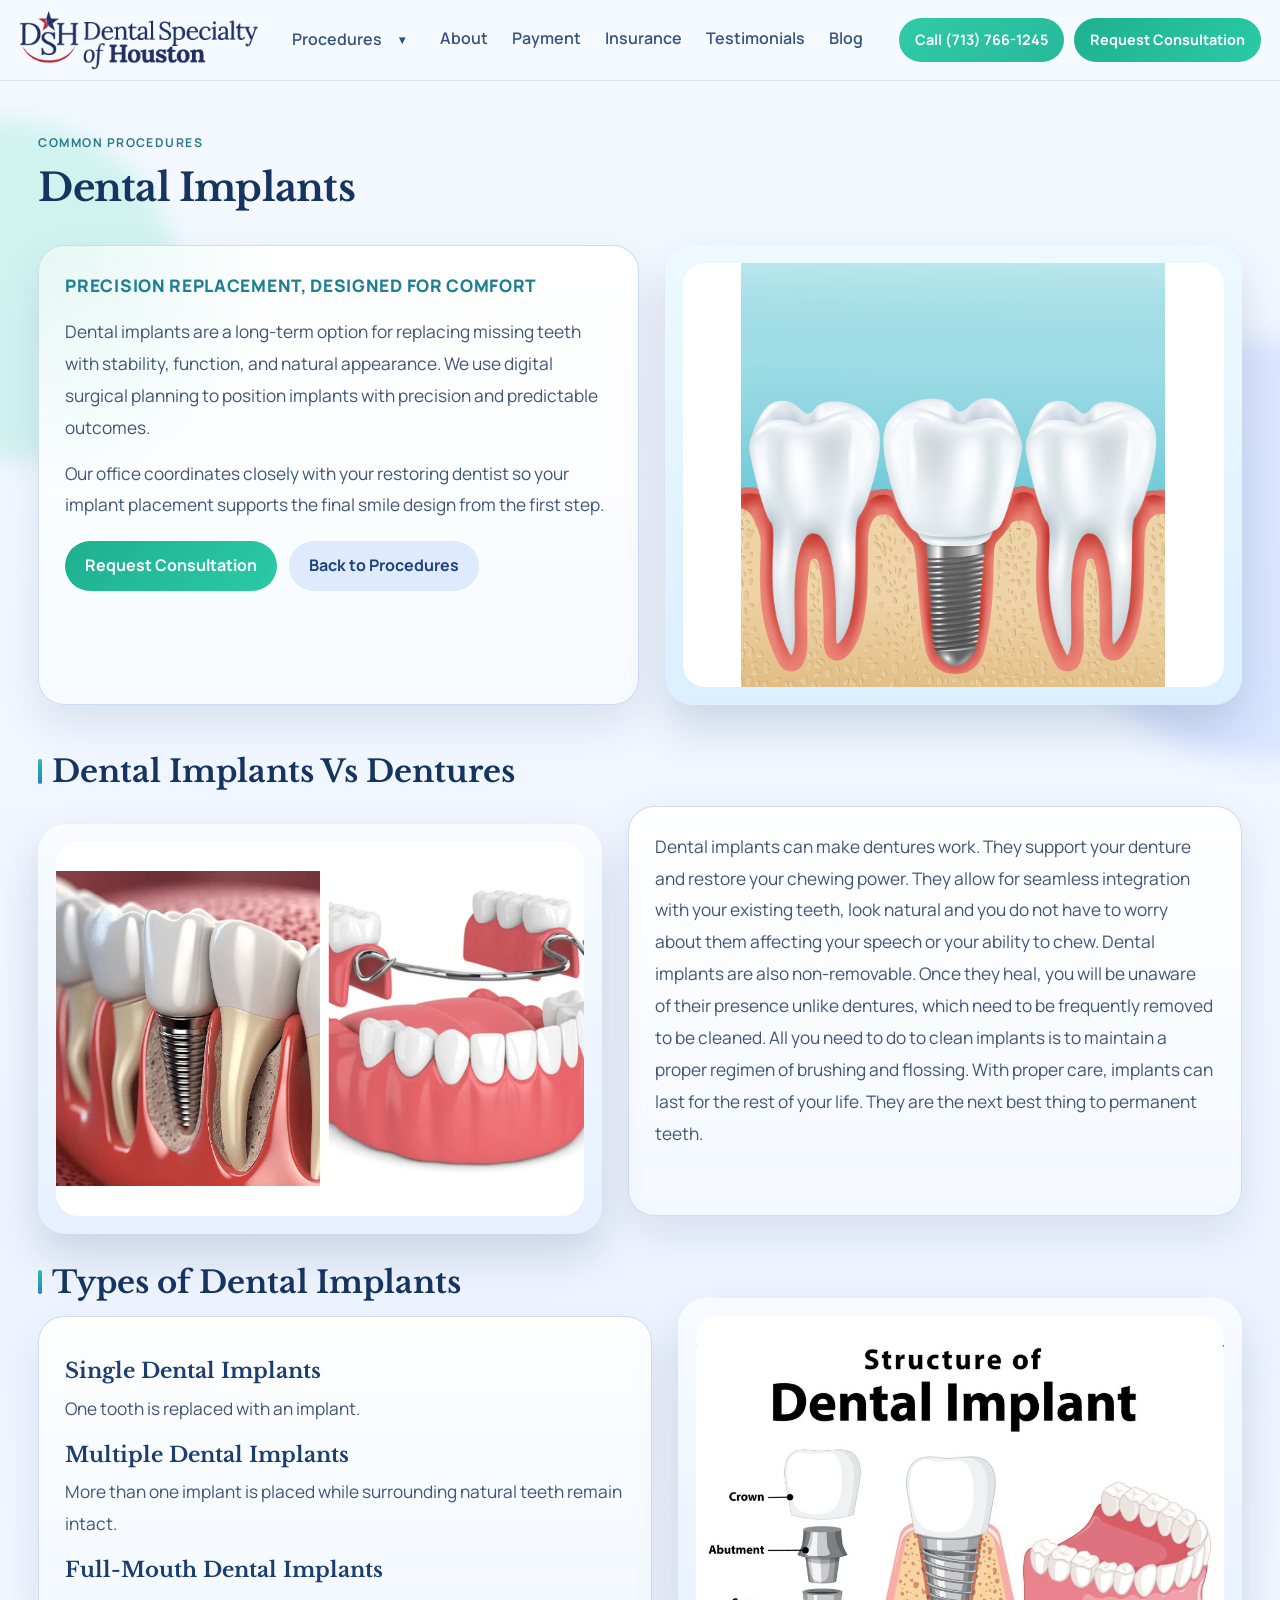
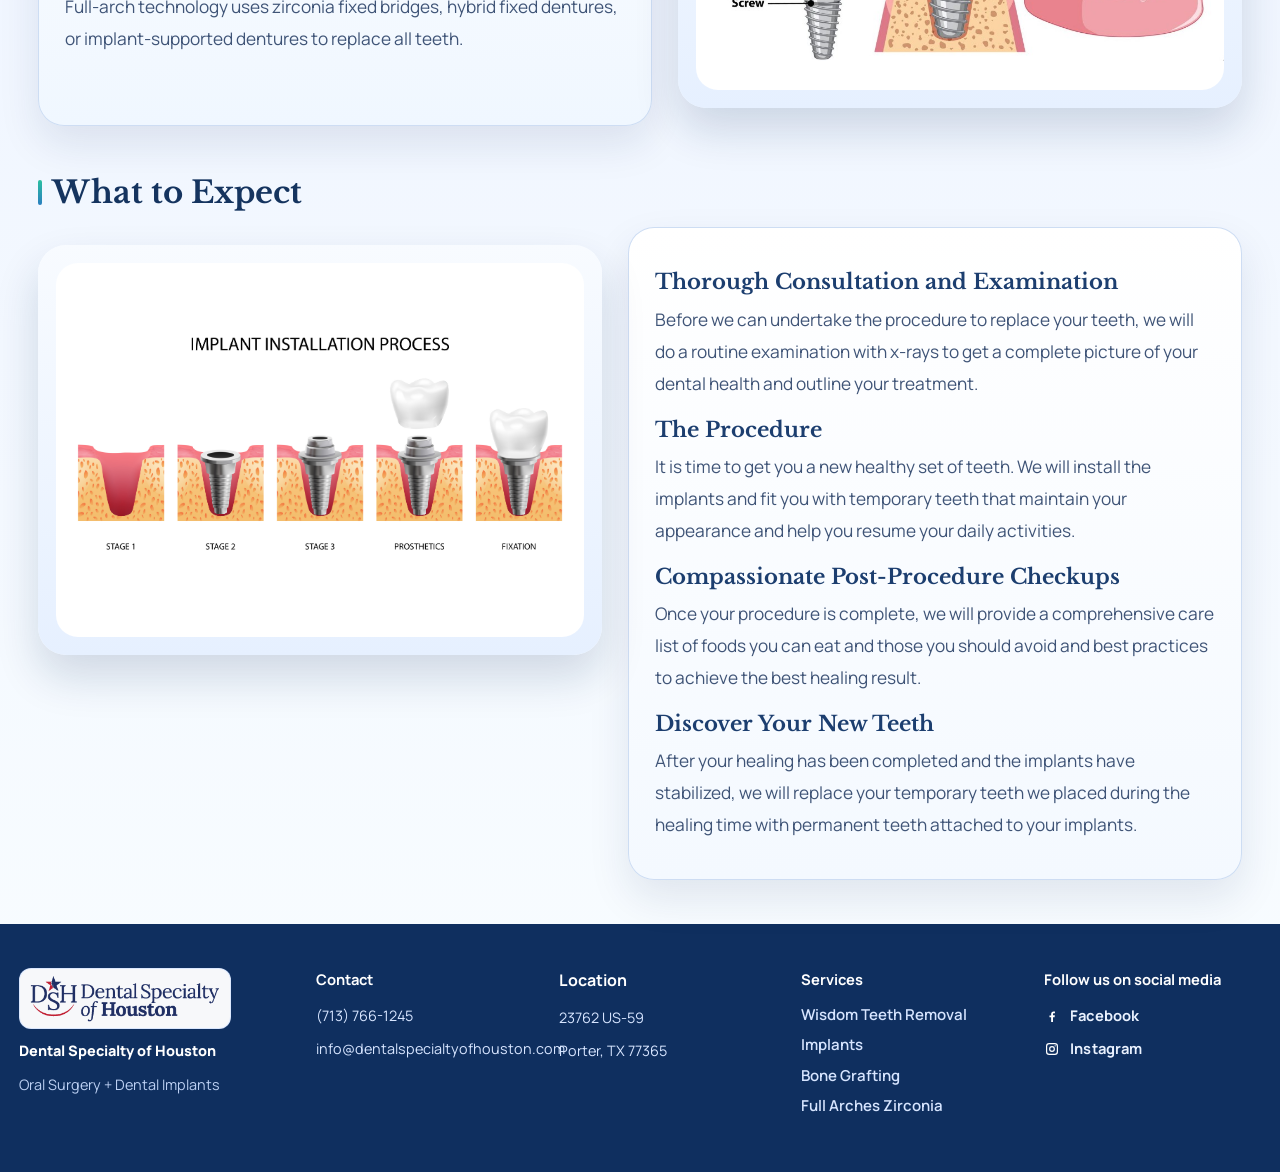
<file: dental-implants.html>
<!DOCTYPE html>
<html lang="en">
<head>
  <meta charset="UTF-8" />
  <meta name="viewport" content="width=device-width, initial-scale=1.0" />
  <title>Dental Implants | Dental Specialty of Houston</title>
  <meta name="description" content="Learn about dental implant surgery at Dental Specialty of Houston." />
  <link rel="preconnect" href="https://fonts.googleapis.com" />
  <link rel="preconnect" href="https://fonts.gstatic.com" crossorigin />
  <link href="https://fonts.googleapis.com/css2?family=Manrope:wght@400;500;600;700;800&family=Libre+Baskerville:wght@700&display=swap" rel="stylesheet" />
  <link rel="stylesheet" href="styles.css" />
</head>
<body>
  <div class="bg-orb orb-left"></div>
  <div class="bg-orb orb-right"></div>

  <header class="site-header">
    <div class="container nav-wrap">
      <a href="index.html" class="brand" aria-label="Dental Specialty of Houston Home">
        <img class="site-brand-logo" src="assets/DSH Logo.png" alt="Dental Specialty of Houston" />
      </a>
      <button class="menu-toggle" aria-label="Toggle navigation" aria-expanded="false">Menu</button>
      <nav class="main-nav" id="mainNav">
        <div class="nav-dropdown">
          <div class="dropdown-link-group">
            <a class="dropdown-label" href="index.html#procedures">Procedures</a>
            <button class="dropdown-trigger" type="button" aria-expanded="false" aria-haspopup="true" aria-label="Open procedures menu">
              <span class="dropdown-arrow" aria-hidden="true">&#9662;</span>
            </button>
          </div>
          <div class="dropdown-menu" role="menu">
            <a href="oral-surgery.html" role="menuitem">Oral Surgery</a>
            <a href="extraction.html" role="menuitem">Wisdom Teeth Removal</a>
            <a href="dental-implants.html" role="menuitem">Dental Implants</a>
            <a href="bone-grafting.html" role="menuitem">Bone Grafting</a>
            <a href="all-on-4.html" role="menuitem">Full Arches Zirconia</a>
          </div>
        </div>
        <a href="about.html">About</a>
        <a href="payment.html">Payment</a>
        <a href="insurances.html">Insurance</a>
        <a href="testimonials.html">Testimonials</a>
        <a href="blog.html">Blog</a>
      </nav>
      <div class="header-action-group">
        <a class="btn btn-sm header-call-btn" href="tel:+17137661245">Call (713) 766-1245</a>
        <a class="btn btn-sm" href="contact.html">Request Consultation</a>
      </div>
    </div>
  </header>

  <main class="procedure-page section implants-page">
    <div class="container">
      <article class="procedure-wrap reveal visible">
        <p class="eyebrow">Common Procedures</p>
        <h1>Dental Implants</h1>
        <section class="implant-section implant-section-intro">
          <div class="implant-split implant-hero-split">
            <div class="implant-copy-card implant-hero-copy">
              <p class="implant-kicker">Precision replacement, designed for comfort</p>
              <p>Dental implants are a long-term option for replacing missing teeth with stability, function, and natural appearance. We use digital surgical planning to position implants with precision and predictable outcomes.</p>
              <p>Our office coordinates closely with your restoring dentist so your implant placement supports the final smile design from the first step.</p>
              <div class="hero-actions implant-hero-actions">
                <a class="btn" href="contact.html">Request Consultation</a>
                <a class="btn btn-secondary" href="index.html#procedures">Back to Procedures</a>
              </div>
            </div>
            <div class="implant-media implant-media-card">
              <img class="implant-hero-image" src="assets/32619.jpg" alt="Illustration of a dental implant placed between natural teeth" />
            </div>
          </div>
        </section>

        <section class="implant-section implant-section-alt">
          <h2>Dental Implants Vs Dentures</h2>
          <div class="implant-split implant-split-reverse">
            <div class="implant-copy-card">
              <p>Dental implants can make dentures work. They support your denture and restore your chewing power. They allow for seamless integration with your existing teeth, look natural and you do not have to worry about them affecting your speech or your ability to chew. Dental implants are also non-removable. Once they heal, you will be unaware of their presence unlike dentures, which need to be frequently removed to be cleaned. All you need to do to clean implants is to maintain a proper regimen of brushing and flossing. With proper care, implants can last for the rest of your life. They are the next best thing to permanent teeth.</p>
            </div>
            <div class="implant-media implant-media-card">
              <img src="assets/implants vs dentures.webp" alt="Dental implants versus dentures comparison" />
            </div>
          </div>
        </section>

        <section class="implant-section implant-section-soft">
          <h2>Types of Dental Implants</h2>
          <div class="implant-split">
            <div class="implant-copy-card">
              <h3>Single Dental Implants</h3>
              <p>One tooth is replaced with an implant.</p>

              <h3>Multiple Dental Implants</h3>
              <p>More than one implant is placed while surrounding natural teeth remain intact.</p>

              <h3>Full-Mouth Dental Implants</h3>
              <p>Full-arch technology uses zirconia fixed bridges, hybrid fixed dentures, or implant-supported dentures to replace all teeth.</p>
            </div>
            <div class="implant-media implant-media-card">
              <img src="assets/structure.jpg" alt="Dental implant structure and placement diagram" />
            </div>
          </div>
        </section>

        <section class="implant-section implant-section-alt">
          <h2>What to Expect</h2>
          <div class="implant-split implant-split-reverse">
            <div class="implant-copy-card">
              <h3>Thorough Consultation and Examination</h3>
              <p>Before we can undertake the procedure to replace your teeth, we will do a routine examination with x-rays to get a complete picture of your dental health and outline your treatment.</p>

              <h3>The Procedure</h3>
              <p>It is time to get you a new healthy set of teeth. We will install the implants and fit you with temporary teeth that maintain your appearance and help you resume your daily activities.</p>

              <h3>Compassionate Post-Procedure Checkups</h3>
              <p>Once your procedure is complete, we will provide a comprehensive care list of foods you can eat and those you should avoid and best practices to achieve the best healing result.</p>

              <h3>Discover Your New Teeth</h3>
              <p>After your healing has been completed and the implants have stabilized, we will replace your temporary teeth we placed during the healing time with permanent teeth attached to your implants.</p>
            </div>
            <div class="implant-media implant-media-card">
              <img src="assets/procedure.jpg" alt="Dental implant procedure and recovery planning" />
            </div>
          </div>
        </section>
      </article>
    </div>
  </main>

  <footer class="site-footer site-footer-standard">
    <div class="container footer-grid">
      <div>
        <div class="footer-logo" aria-hidden="true">
          <img class="footer-logo-img" src="assets/DSH Logo.png" alt="Dental Specialty of Houston" />
        </div>
        <p class="footer-brand">Dental Specialty of Houston</p>
        <p class="footer-sub">Oral Surgery + Dental Implants</p>
      </div>
      <div>
        <h4>Contact</h4>
        <p><a href="tel:+17137661245">(713) 766-1245</a></p>
        <p><a href="mailto:info@dentalspecialtyofhouston.com">info@dentalspecialtyofhouston.com</a></p>
      </div>
      <div>
  <h4><a class="footer-section-link" href="contact.html#visit">Location</a></h4>
  <p><a href="contact.html#visit">23762 US-59</a></p>
  <p><a href="contact.html#visit">Porter, TX 77365</a></p>
</div>
<div>
  <h4>Services</h4>
  <div class="footer-link-pills">
    <a class="footer-link-pill" href="extraction.html">Wisdom Teeth Removal</a>
    <a class="footer-link-pill" href="dental-implants.html">Implants</a>
    <a class="footer-link-pill" href="bone-grafting.html">Bone Grafting</a>
    <a class="footer-link-pill" href="all-on-4.html">Full Arches Zirconia</a>
  </div>
</div>
      <div>
        <h4>Follow us on social media</h4>
        <div class="footer-socials" aria-label="Social media links">
          <a class="footer-social-link" href="https://www.facebook.com/DentalSpecialtyHouston" target="_blank" rel="noopener noreferrer" aria-label="Facebook">
            <svg viewBox="0 0 24 24" aria-hidden="true"><path d="M13.5 21v-7.2h2.4l.4-2.8h-2.8V9.2c0-.8.2-1.3 1.4-1.3h1.5V5.4c-.3 0-1.1-.1-2.1-.1-2.1 0-3.6 1.3-3.6 3.7v2.1H8.2v2.8h2.5V21h2.8Z"/></svg>
            <span>Facebook</span>
          </a>
          <a class="footer-social-link" href="https://www.instagram.com/dentalspecialty_houston/" target="_blank" rel="noopener noreferrer" aria-label="Instagram">
            <svg viewBox="0 0 24 24" aria-hidden="true"><path d="M7.8 3h8.4A4.8 4.8 0 0 1 21 7.8v8.4A4.8 4.8 0 0 1 16.2 21H7.8A4.8 4.8 0 0 1 3 16.2V7.8A4.8 4.8 0 0 1 7.8 3Zm0 1.8A3 3 0 0 0 4.8 7.8v8.4a3 3 0 0 0 3 3h8.4a3 3 0 0 0 3-3V7.8a3 3 0 0 0-3-3H7.8Zm8.9 1.4a1.1 1.1 0 1 1 0 2.2 1.1 1.1 0 0 1 0-2.2ZM12 7.6A4.4 4.4 0 1 1 7.6 12 4.4 4.4 0 0 1 12 7.6Zm0 1.8A2.6 2.6 0 1 0 14.6 12 2.6 2.6 0 0 0 12 9.4Z"/></svg>
            <span>Instagram</span>
          </a>
        </div>
      </div>    </div>
  </footer>

  <script src="script.js"></script>
</body>
</html>
</file>
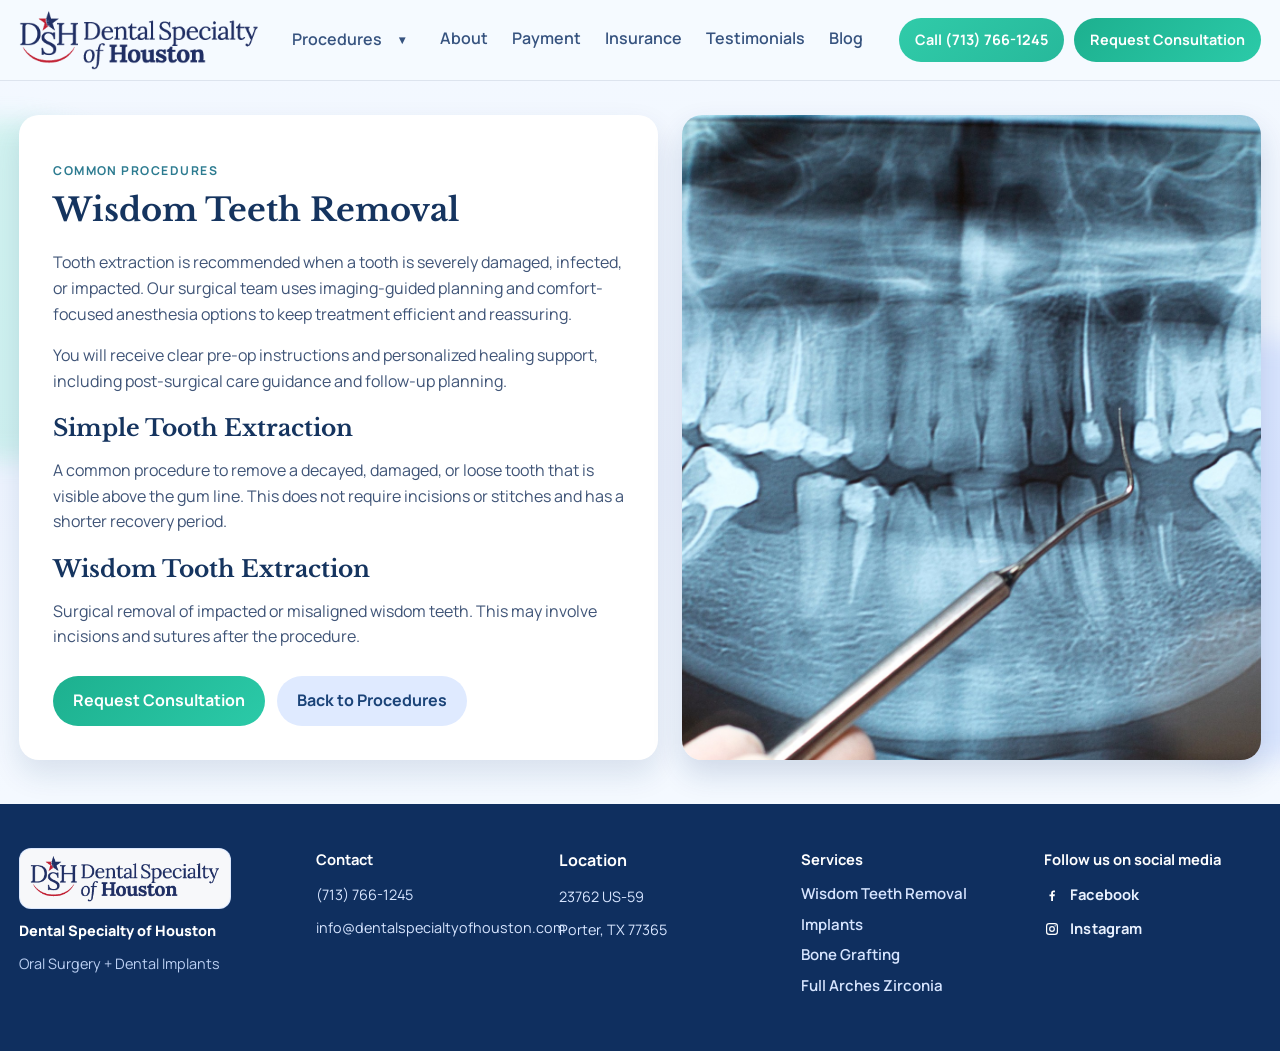
<file: extraction.html>
<!DOCTYPE html>
<html lang="en">
<head>
  <meta charset="UTF-8" />
  <meta name="viewport" content="width=device-width, initial-scale=1.0" />
  <title>Wisdom Teeth Removal | Dental Specialty of Houston</title>
  <meta name="description" content="Learn about wisdom teeth removal and surgical extraction care at Dental Specialty of Houston." />
  <link rel="preconnect" href="https://fonts.googleapis.com" />
  <link rel="preconnect" href="https://fonts.gstatic.com" crossorigin />
  <link href="https://fonts.googleapis.com/css2?family=Manrope:wght@400;500;600;700;800&family=Libre+Baskerville:wght@700&display=swap" rel="stylesheet" />
  <link rel="stylesheet" href="styles.css" />
</head>
<body>
  <div class="bg-orb orb-left"></div>
  <div class="bg-orb orb-right"></div>

  <header class="site-header">
    <div class="container nav-wrap">
      <a href="index.html" class="brand" aria-label="Dental Specialty of Houston Home">
        <img class="site-brand-logo" src="assets/DSH Logo.png" alt="Dental Specialty of Houston" />
      </a>
      <button class="menu-toggle" aria-label="Toggle navigation" aria-expanded="false">Menu</button>
      <nav class="main-nav" id="mainNav">
        <div class="nav-dropdown">
          <div class="dropdown-link-group">
            <a class="dropdown-label" href="index.html#procedures">Procedures</a>
            <button class="dropdown-trigger" type="button" aria-expanded="false" aria-haspopup="true" aria-label="Open procedures menu">
              <span class="dropdown-arrow" aria-hidden="true">&#9662;</span>
            </button>
          </div>
          <div class="dropdown-menu" role="menu">
            <a href="oral-surgery.html" role="menuitem">Oral Surgery</a>
            <a href="extraction.html" role="menuitem">Wisdom Teeth Removal</a>
            <a href="dental-implants.html" role="menuitem">Dental Implants</a>
            <a href="bone-grafting.html" role="menuitem">Bone Grafting</a>
            <a href="all-on-4.html" role="menuitem">Full Arches Zirconia</a>
          </div>
        </div>
        <a href="about.html">About</a>
        <a href="payment.html">Payment</a>
        <a href="insurances.html">Insurance</a>
        <a href="testimonials.html">Testimonials</a>
        <a href="blog.html">Blog</a>
      </nav>
      <div class="header-action-group">
        <a class="btn btn-sm header-call-btn" href="tel:+17137661245">Call (713) 766-1245</a>
        <a class="btn btn-sm" href="contact.html">Request Consultation</a>
      </div>
    </div>
  </header>

  <main class="procedure-page section">
    <div class="container procedure-hero-grid">
      <div class="procedure-wrap reveal visible">
        <p class="eyebrow">Common Procedures</p>
        <h1>Wisdom Teeth Removal</h1>
        <p>Tooth extraction is recommended when a tooth is severely damaged, infected, or impacted. Our surgical team uses imaging-guided planning and comfort-focused anesthesia options to keep treatment efficient and reassuring.</p>
        <p>You will receive clear pre-op instructions and personalized healing support, including post-surgical care guidance and follow-up planning.</p>

        <h2>Simple Tooth Extraction</h2>
        <p>A common procedure to remove a decayed, damaged, or loose tooth that is visible above the gum line. This does not require incisions or stitches and has a shorter recovery period.</p>

        <h2>Wisdom Tooth Extraction</h2>
        <p>Surgical removal of impacted or misaligned wisdom teeth. This may involve incisions and sutures after the procedure.</p>

        <div class="hero-actions">
          <a class="btn" href="contact.html">Request Consultation</a>
          <a class="btn btn-secondary" href="index.html#procedures">Back to Procedures</a>
        </div>
      </div>
      <aside class="procedure-media reveal visible" aria-label="Wisdom teeth removal procedure image">
        <img src="assets/impacted wisdom teeth.jpg" alt="Impacted wisdom teeth treatment illustration" />
      </aside>
    </div>
  </main>

  <footer class="site-footer site-footer-standard">
    <div class="container footer-grid">
      <div>
        <div class="footer-logo" aria-hidden="true">
          <img class="footer-logo-img" src="assets/DSH Logo.png" alt="Dental Specialty of Houston" />
        </div>
        <p class="footer-brand">Dental Specialty of Houston</p>
        <p class="footer-sub">Oral Surgery + Dental Implants</p>
      </div>
      <div>
        <h4>Contact</h4>
        <p><a href="tel:+17137661245">(713) 766-1245</a></p>
        <p><a href="mailto:info@dentalspecialtyofhouston.com">info@dentalspecialtyofhouston.com</a></p>
      </div>
      <div>
  <h4><a class="footer-section-link" href="contact.html#visit">Location</a></h4>
  <p><a href="contact.html#visit">23762 US-59</a></p>
  <p><a href="contact.html#visit">Porter, TX 77365</a></p>
</div>
<div>
  <h4>Services</h4>
  <div class="footer-link-pills">
    <a class="footer-link-pill" href="extraction.html">Wisdom Teeth Removal</a>
    <a class="footer-link-pill" href="dental-implants.html">Implants</a>
    <a class="footer-link-pill" href="bone-grafting.html">Bone Grafting</a>
    <a class="footer-link-pill" href="all-on-4.html">Full Arches Zirconia</a>
  </div>
</div>
      <div>
        <h4>Follow us on social media</h4>
        <div class="footer-socials" aria-label="Social media links">
          <a class="footer-social-link" href="https://www.facebook.com/DentalSpecialtyHouston" target="_blank" rel="noopener noreferrer" aria-label="Facebook">
            <svg viewBox="0 0 24 24" aria-hidden="true"><path d="M13.5 21v-7.2h2.4l.4-2.8h-2.8V9.2c0-.8.2-1.3 1.4-1.3h1.5V5.4c-.3 0-1.1-.1-2.1-.1-2.1 0-3.6 1.3-3.6 3.7v2.1H8.2v2.8h2.5V21h2.8Z"/></svg>
            <span>Facebook</span>
          </a>
          <a class="footer-social-link" href="https://www.instagram.com/dentalspecialty_houston/" target="_blank" rel="noopener noreferrer" aria-label="Instagram">
            <svg viewBox="0 0 24 24" aria-hidden="true"><path d="M7.8 3h8.4A4.8 4.8 0 0 1 21 7.8v8.4A4.8 4.8 0 0 1 16.2 21H7.8A4.8 4.8 0 0 1 3 16.2V7.8A4.8 4.8 0 0 1 7.8 3Zm0 1.8A3 3 0 0 0 4.8 7.8v8.4a3 3 0 0 0 3 3h8.4a3 3 0 0 0 3-3V7.8a3 3 0 0 0-3-3H7.8Zm8.9 1.4a1.1 1.1 0 1 1 0 2.2 1.1 1.1 0 0 1 0-2.2ZM12 7.6A4.4 4.4 0 1 1 7.6 12 4.4 4.4 0 0 1 12 7.6Zm0 1.8A2.6 2.6 0 1 0 14.6 12 2.6 2.6 0 0 0 12 9.4Z"/></svg>
            <span>Instagram</span>
          </a>
        </div>
      </div>    </div>
  </footer>

  <script src="script.js"></script>
</body>
</html>
</file>
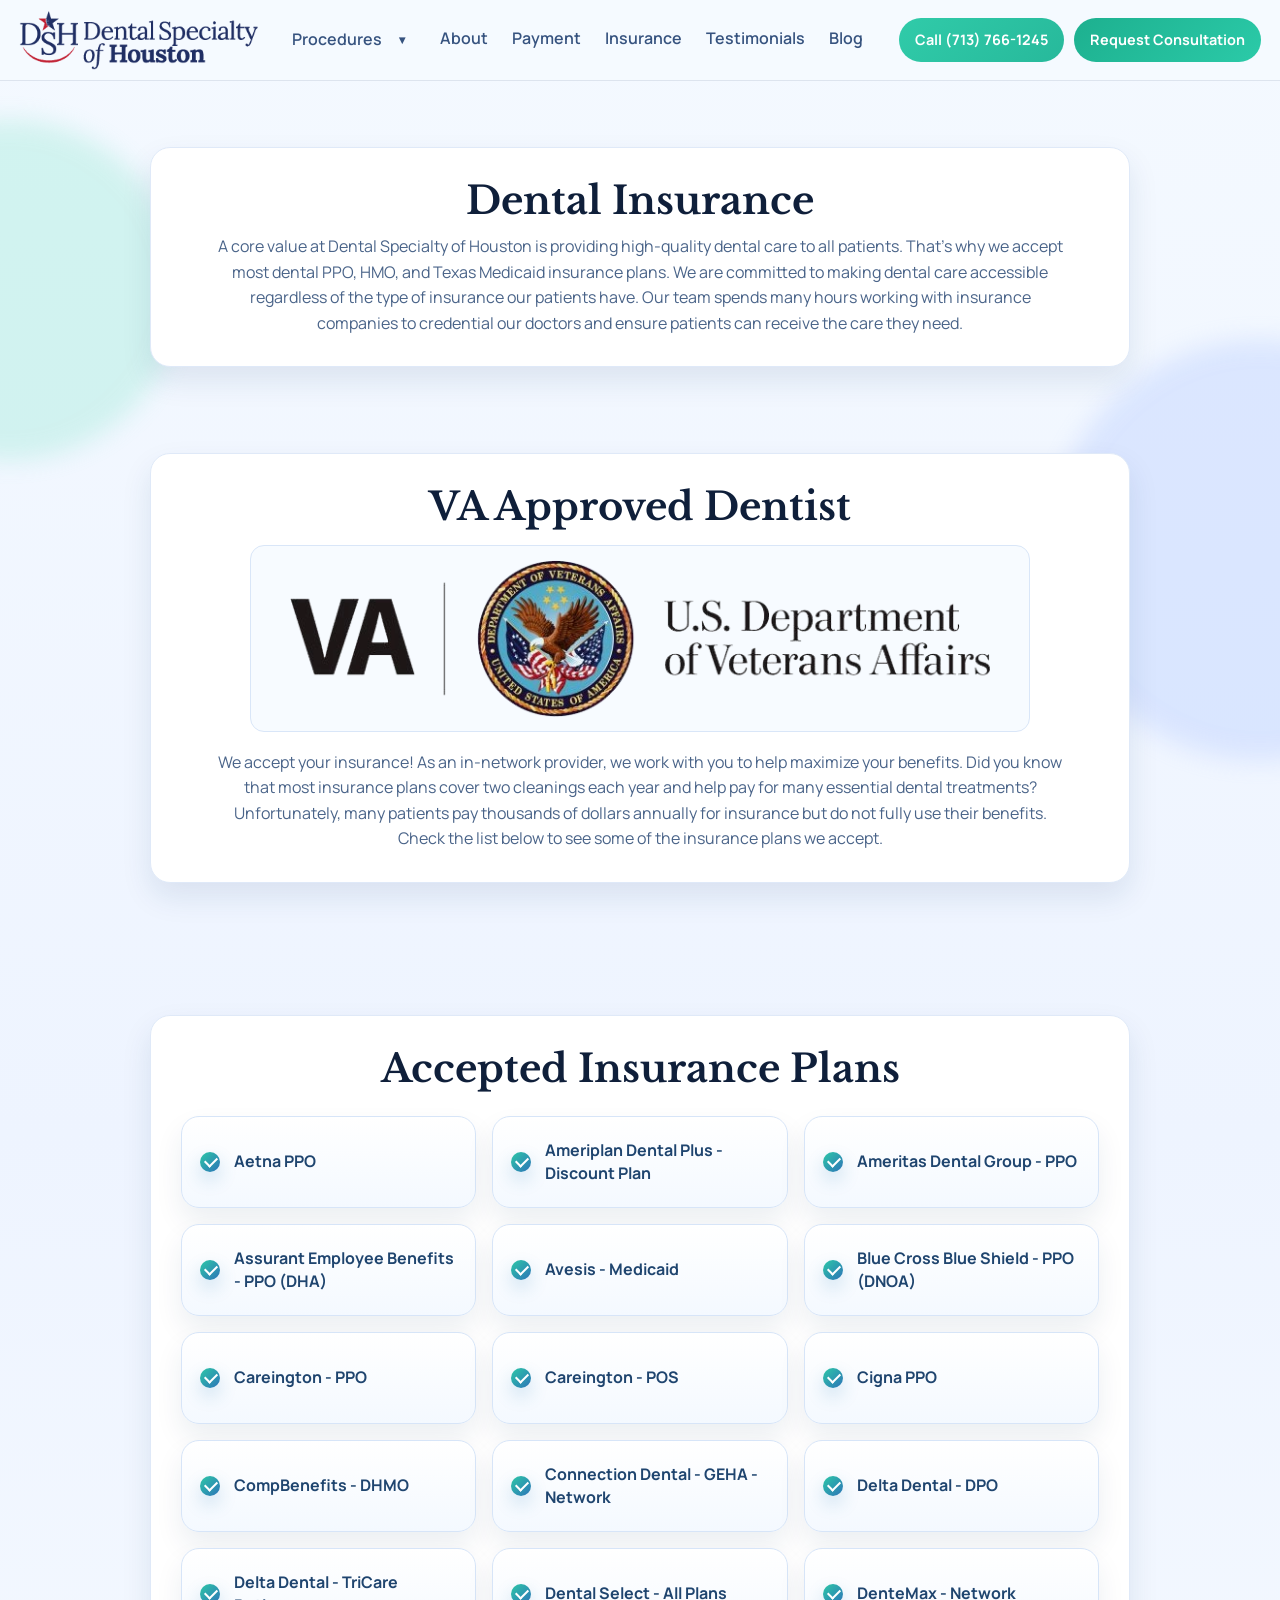
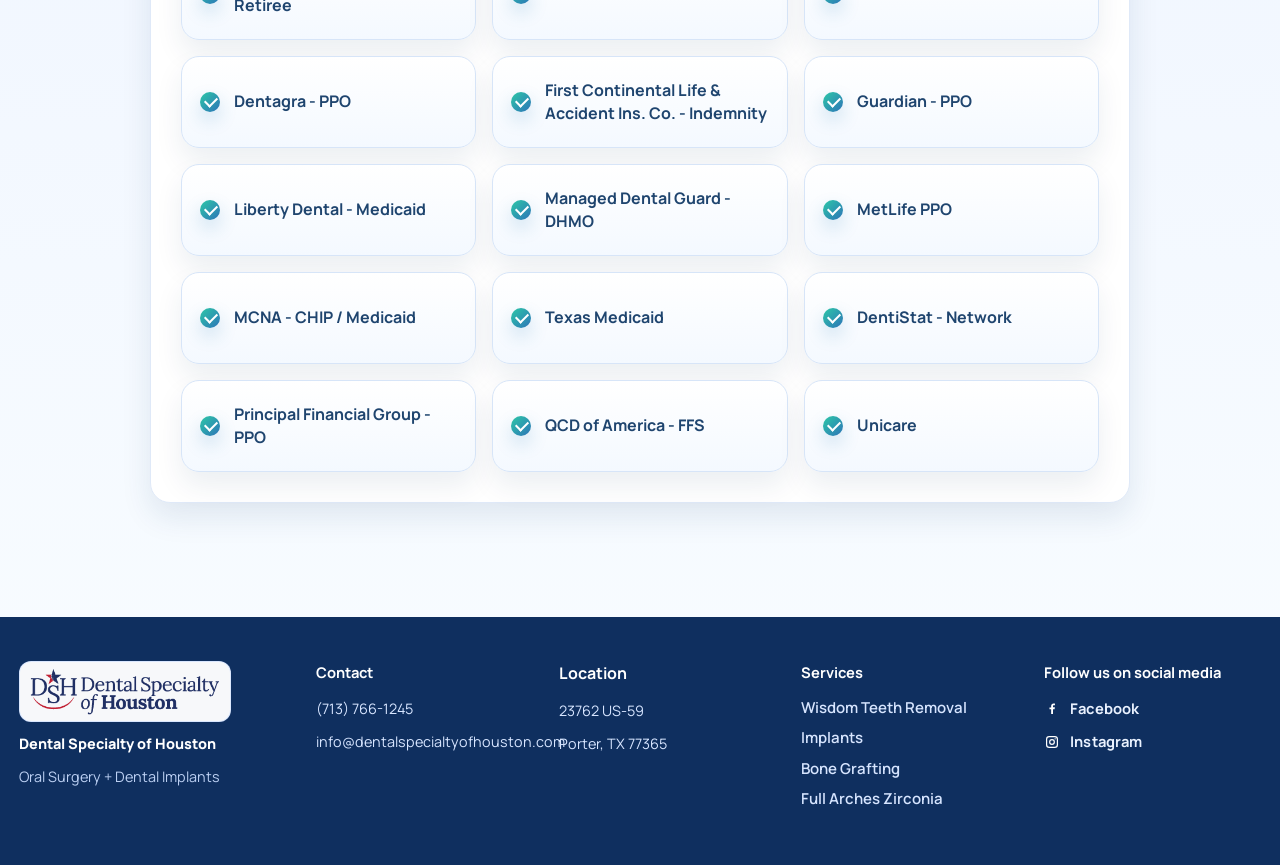
<file: insurances.html>
<!DOCTYPE html>
<html lang="en">
<head>
  <meta charset="UTF-8" />
  <meta name="viewport" content="width=device-width, initial-scale=1.0" />
  <title>Insurance | Dental Specialty of Houston</title>
  <meta name="description" content="Dental insurance plans accepted at Dental Specialty of Houston." />
  <link rel="preconnect" href="https://fonts.googleapis.com" />
  <link rel="preconnect" href="https://fonts.gstatic.com" crossorigin />
  <link href="https://fonts.googleapis.com/css2?family=Manrope:wght@400;500;600;700;800&family=Libre+Baskerville:wght@700&display=swap" rel="stylesheet" />
  <link rel="stylesheet" href="styles.css" />
</head>
<body>
  <div class="bg-orb orb-left"></div>
  <div class="bg-orb orb-right"></div>

  <header class="site-header">
    <div class="container nav-wrap">
      <a href="index.html" class="brand" aria-label="Dental Specialty of Houston Home">
        <img class="site-brand-logo" src="assets/DSH Logo.png" alt="Dental Specialty of Houston" />
      </a>
      <button class="menu-toggle" aria-label="Toggle navigation" aria-expanded="false">Menu</button>
      <nav class="main-nav" id="mainNav">
        <div class="nav-dropdown">
          <div class="dropdown-link-group">
            <a class="dropdown-label" href="index.html#procedures">Procedures</a>
            <button class="dropdown-trigger" type="button" aria-expanded="false" aria-haspopup="true" aria-label="Open procedures menu">
              <span class="dropdown-arrow" aria-hidden="true">&#9662;</span>
            </button>
          </div>
          <div class="dropdown-menu" role="menu">
            <a href="oral-surgery.html" role="menuitem">Oral Surgery</a>
            <a href="extraction.html" role="menuitem">Wisdom Teeth Removal</a>
            <a href="dental-implants.html" role="menuitem">Dental Implants</a>
            <a href="bone-grafting.html" role="menuitem">Bone Grafting</a>
            <a href="all-on-4.html" role="menuitem">Full Arches Zirconia</a>
          </div>
        </div>
        <a href="about.html">About</a>
        <a href="payment.html">Payment</a>
        <a href="insurances.html">Insurance</a>
        <a href="testimonials.html">Testimonials</a>
        <a href="blog.html">Blog</a>
      </nav>
      <div class="header-action-group">
        <a class="btn btn-sm header-call-btn" href="tel:+17137661245">Call (713) 766-1245</a>
        <a class="btn btn-sm" href="contact.html">Request Consultation</a>
      </div>
    </div>
  </header>

  <main class="insurances-page">
    <section class="insurances-intro section">
      <div class="container">
        <div class="insurances-shell reveal visible">
          <h1 class="section-title">Dental Insurance</h1>
          <p>A core value at Dental Specialty of Houston is providing high-quality dental care to all patients. That's why we accept most dental PPO, HMO, and Texas Medicaid insurance plans. We are committed to making dental care accessible regardless of the type of insurance our patients have. Our team spends many hours working with insurance companies to credential our doctors and ensure patients can receive the care they need.</p>
        </div>
      </div>
    </section>

    <section class="insurances-va section">
      <div class="container">
        <div class="insurances-shell reveal visible">
          <h2 class="section-title">VA Approved Dentist</h2>
          <div class="insurance-va-logo-wrap">
            <img class="insurance-va-logo" src="assets/va-logo.webp" alt="VA Approved Dentist - U.S. Department of Veterans Affairs" />
          </div>
          <p class="insurance-info">We accept your insurance! As an in-network provider, we work with you to help maximize your benefits. Did you know that most insurance plans cover two cleanings each year and help pay for many essential dental treatments? Unfortunately, many patients pay thousands of dollars annually for insurance but do not fully use their benefits.</p>
          <p class="insurance-info insurance-info-last">Check the list below to see some of the insurance plans we accept.</p>
        </div>
      </div>
    </section>

    <section class="insurances-list section">
      <div class="container">
        <div class="insurances-shell reveal visible">
          <h2 class="section-title">Accepted Insurance Plans</h2>
          <ul class="insurance-grid">
            <li>Aetna PPO</li>
            <li>Ameriplan Dental Plus - Discount Plan</li>
            <li>Ameritas Dental Group - PPO</li>
            <li>Assurant Employee Benefits - PPO (DHA)</li>
            <li>Avesis - Medicaid</li>
            <li>Blue Cross Blue Shield - PPO (DNOA)</li>
            <li>Careington - PPO</li>
            <li>Careington - POS</li>
            <li>Cigna PPO</li>
            <li>CompBenefits - DHMO</li>
            <li>Connection Dental - GEHA - Network</li>
            <li>Delta Dental - DPO</li>
            <li>Delta Dental - TriCare Retiree</li>
            <li>Dental Select - All Plans</li>
            <li>DenteMax - Network</li>
            <li>Dentagra - PPO</li>
            <li>First Continental Life &amp; Accident Ins. Co. - Indemnity</li>
            <li>Guardian - PPO</li>
            <li>Liberty Dental - Medicaid</li>
            <li>Managed Dental Guard - DHMO</li>
            <li>MetLife PPO</li>
            <li>MCNA - CHIP / Medicaid</li>
            <li>Texas Medicaid</li>
            <li>DentiStat - Network</li>
            <li>Principal Financial Group - PPO</li>
            <li>QCD of America - FFS</li>
            <li>Unicare</li>
          </ul>
        </div>
      </div>
    </section>
  </main>

  <footer class="site-footer site-footer-standard">
    <div class="container footer-grid">
      <div>
        <div class="footer-logo" aria-hidden="true">
          <img class="footer-logo-img" src="assets/DSH Logo.png" alt="Dental Specialty of Houston" />
        </div>
        <p class="footer-brand">Dental Specialty of Houston</p>
        <p class="footer-sub">Oral Surgery + Dental Implants</p>
      </div>
      <div>
        <h4>Contact</h4>
        <p><a href="tel:+17137661245">(713) 766-1245</a></p>
        <p><a href="mailto:info@dentalspecialtyofhouston.com">info@dentalspecialtyofhouston.com</a></p>
      </div>
      <div>
  <h4><a class="footer-section-link" href="contact.html#visit">Location</a></h4>
  <p><a href="contact.html#visit">23762 US-59</a></p>
  <p><a href="contact.html#visit">Porter, TX 77365</a></p>
</div>
<div>
  <h4>Services</h4>
  <div class="footer-link-pills">
    <a class="footer-link-pill" href="extraction.html">Wisdom Teeth Removal</a>
    <a class="footer-link-pill" href="dental-implants.html">Implants</a>
    <a class="footer-link-pill" href="bone-grafting.html">Bone Grafting</a>
    <a class="footer-link-pill" href="all-on-4.html">Full Arches Zirconia</a>
  </div>
</div>
      <div>
        <h4>Follow us on social media</h4>
        <div class="footer-socials" aria-label="Social media links">
          <a class="footer-social-link" href="https://www.facebook.com/DentalSpecialtyHouston" target="_blank" rel="noopener noreferrer" aria-label="Facebook">
            <svg viewBox="0 0 24 24" aria-hidden="true"><path d="M13.5 21v-7.2h2.4l.4-2.8h-2.8V9.2c0-.8.2-1.3 1.4-1.3h1.5V5.4c-.3 0-1.1-.1-2.1-.1-2.1 0-3.6 1.3-3.6 3.7v2.1H8.2v2.8h2.5V21h2.8Z"/></svg>
            <span>Facebook</span>
          </a>
          <a class="footer-social-link" href="https://www.instagram.com/dentalspecialty_houston/" target="_blank" rel="noopener noreferrer" aria-label="Instagram">
            <svg viewBox="0 0 24 24" aria-hidden="true"><path d="M7.8 3h8.4A4.8 4.8 0 0 1 21 7.8v8.4A4.8 4.8 0 0 1 16.2 21H7.8A4.8 4.8 0 0 1 3 16.2V7.8A4.8 4.8 0 0 1 7.8 3Zm0 1.8A3 3 0 0 0 4.8 7.8v8.4a3 3 0 0 0 3 3h8.4a3 3 0 0 0 3-3V7.8a3 3 0 0 0-3-3H7.8Zm8.9 1.4a1.1 1.1 0 1 1 0 2.2 1.1 1.1 0 0 1 0-2.2ZM12 7.6A4.4 4.4 0 1 1 7.6 12 4.4 4.4 0 0 1 12 7.6Zm0 1.8A2.6 2.6 0 1 0 14.6 12 2.6 2.6 0 0 0 12 9.4Z"/></svg>
            <span>Instagram</span>
          </a>
        </div>
      </div>    </div>
  </footer>

  <script src="script.js"></script>
</body>
</html>
</file>
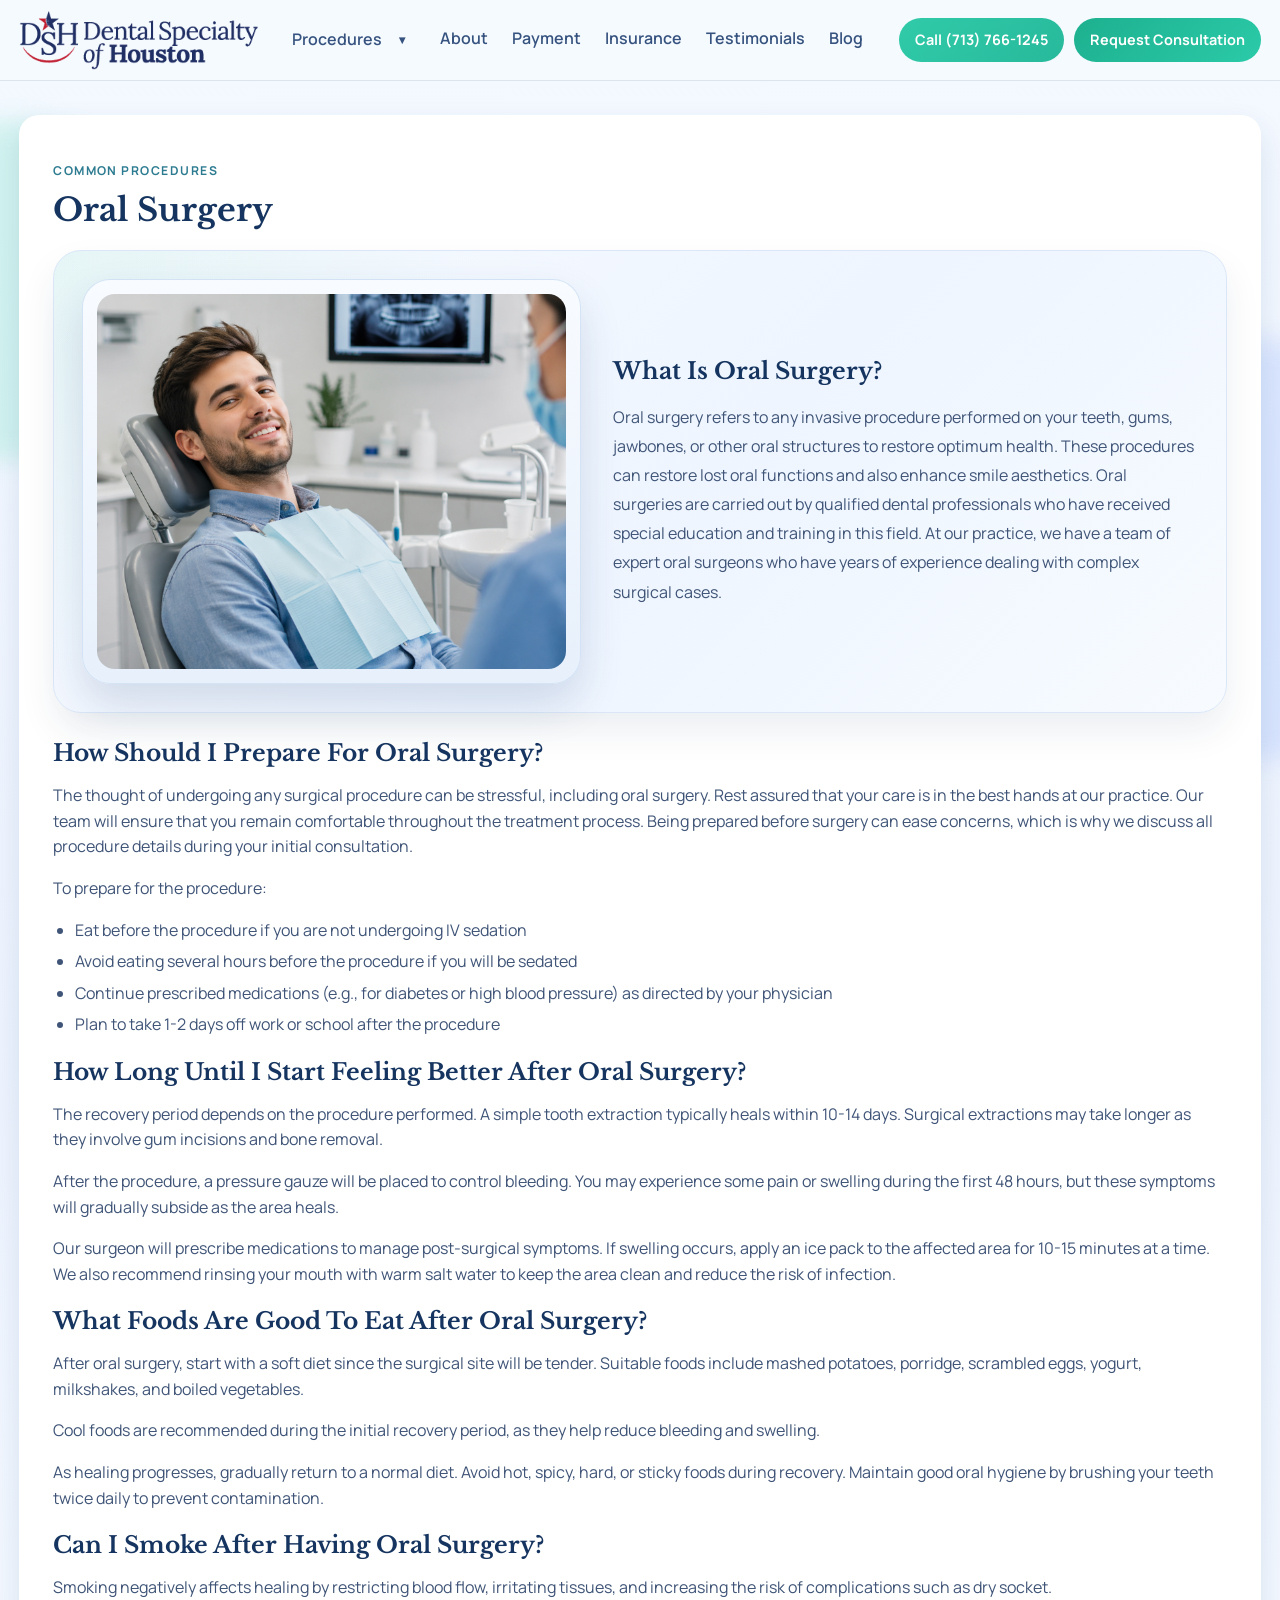
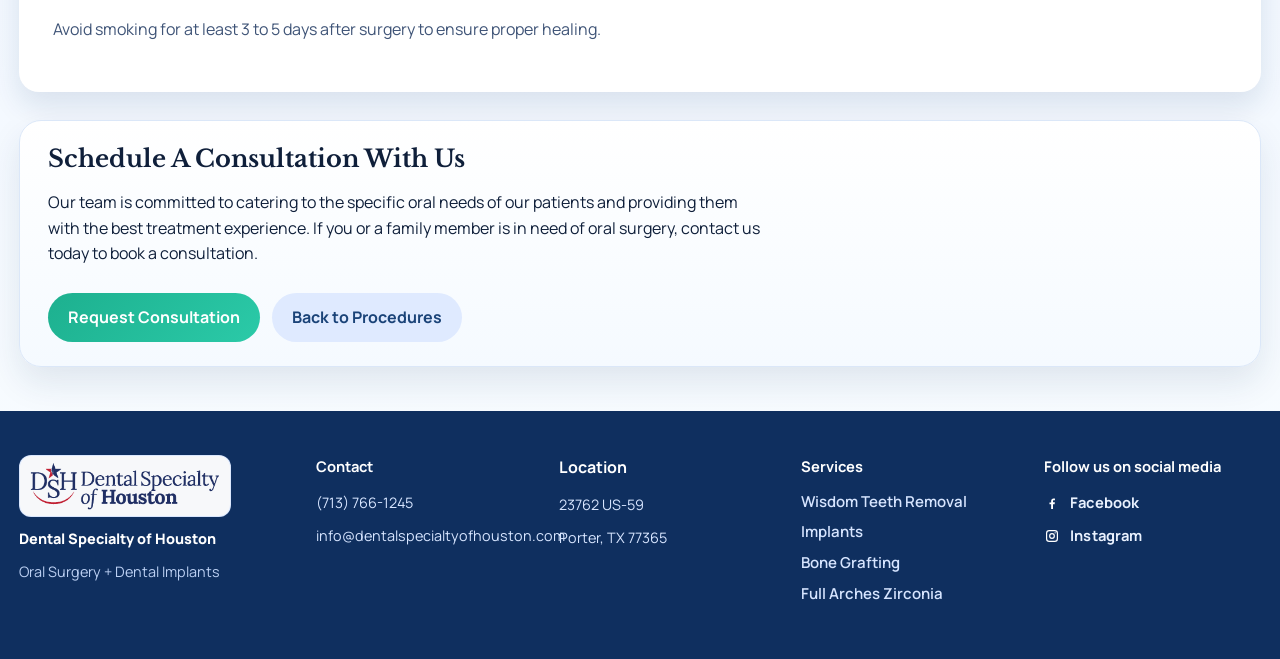
<file: oral-surgery.html>
<!DOCTYPE html>
<html lang="en">
<head>
  <meta charset="UTF-8" />
  <meta name="viewport" content="width=device-width, initial-scale=1.0" />
  <title>Oral Surgery | Dental Specialty of Houston</title>
  <meta name="description" content="Learn about oral surgery care at Dental Specialty of Houston, including preparation, recovery, and aftercare guidance." />
  <link rel="preconnect" href="https://fonts.googleapis.com" />
  <link rel="preconnect" href="https://fonts.gstatic.com" crossorigin />
  <link href="https://fonts.googleapis.com/css2?family=Manrope:wght@400;500;600;700;800&family=Libre+Baskerville:wght@700&display=swap" rel="stylesheet" />
  <link rel="stylesheet" href="styles.css" />
</head>
<body>
  <div class="bg-orb orb-left"></div>
  <div class="bg-orb orb-right"></div>

  <header class="site-header">
    <div class="container nav-wrap">
      <a href="index.html" class="brand" aria-label="Dental Specialty of Houston Home">
        <img class="site-brand-logo" src="assets/DSH Logo.png" alt="Dental Specialty of Houston" />
      </a>
      <button class="menu-toggle" aria-label="Toggle navigation" aria-expanded="false">Menu</button>
      <nav class="main-nav" id="mainNav">
        <div class="nav-dropdown">
          <div class="dropdown-link-group">
            <a class="dropdown-label" href="index.html#procedures">Procedures</a>
            <button class="dropdown-trigger" type="button" aria-expanded="false" aria-haspopup="true" aria-label="Open procedures menu">
              <span class="dropdown-arrow" aria-hidden="true">&#9662;</span>
            </button>
          </div>
          <div class="dropdown-menu" role="menu">
            <a href="oral-surgery.html" role="menuitem">Oral Surgery</a>
            <a href="extraction.html" role="menuitem">Wisdom Teeth Removal</a>
            <a href="dental-implants.html" role="menuitem">Dental Implants</a>
            <a href="bone-grafting.html" role="menuitem">Bone Grafting</a>
            <a href="all-on-4.html" role="menuitem">Full Arches Zirconia</a>
          </div>
        </div>
        <a href="about.html">About</a>
        <a href="payment.html">Payment</a>
        <a href="insurances.html">Insurance</a>
        <a href="testimonials.html">Testimonials</a>
        <a href="blog.html">Blog</a>
      </nav>
      <div class="header-action-group">
        <a class="btn btn-sm header-call-btn" href="tel:+17137661245">Call (713) 766-1245</a>
        <a class="btn btn-sm" href="contact.html">Request Consultation</a>
      </div>
    </div>
  </header>

  <main class="procedure-page oral-surgery-page section">
    <div class="container procedure-hero-grid">
      <div class="procedure-wrap reveal visible">
        <p class="eyebrow">Common Procedures</p>
        <h1>Oral Surgery</h1>
        <section class="oral-surgery-intro-panel" aria-label="Oral surgery overview">
          <aside class="oral-surgery-media" aria-label="Patient consultation environment">
            <img src="assets/person.png" alt="Smiling patient during an oral surgery consultation" />
          </aside>
          <div class="oral-surgery-intro-copy">
            <h2>What Is Oral Surgery?</h2>
            <p>Oral surgery refers to any invasive procedure performed on your teeth, gums, jawbones, or other oral structures to restore optimum health. These procedures can restore lost oral functions and also enhance smile aesthetics. Oral surgeries are carried out by qualified dental professionals who have received special education and training in this field. At our practice, we have a team of expert oral surgeons who have years of experience dealing with complex surgical cases.</p>
          </div>
        </section>

        <h2>How Should I Prepare For Oral Surgery?</h2>
        <p>The thought of undergoing any surgical procedure can be stressful, including oral surgery. Rest assured that your care is in the best hands at our practice. Our team will ensure that you remain comfortable throughout the treatment process. Being prepared before surgery can ease concerns, which is why we discuss all procedure details during your initial consultation.</p>
        <p>To prepare for the procedure:</p>
        <ul class="procedure-list">
          <li>Eat before the procedure if you are not undergoing IV sedation</li>
          <li>Avoid eating several hours before the procedure if you will be sedated</li>
          <li>Continue prescribed medications (e.g., for diabetes or high blood pressure) as directed by your physician</li>
          <li>Plan to take 1-2 days off work or school after the procedure</li>
        </ul>

        <h2>How Long Until I Start Feeling Better After Oral Surgery?</h2>
        <p>The recovery period depends on the procedure performed. A simple tooth extraction typically heals within 10-14 days. Surgical extractions may take longer as they involve gum incisions and bone removal.</p>
        <p>After the procedure, a pressure gauze will be placed to control bleeding. You may experience some pain or swelling during the first 48 hours, but these symptoms will gradually subside as the area heals.</p>
        <p>Our surgeon will prescribe medications to manage post-surgical symptoms. If swelling occurs, apply an ice pack to the affected area for 10-15 minutes at a time. We also recommend rinsing your mouth with warm salt water to keep the area clean and reduce the risk of infection.</p>

        <h2>What Foods Are Good To Eat After Oral Surgery?</h2>
        <p>After oral surgery, start with a soft diet since the surgical site will be tender. Suitable foods include mashed potatoes, porridge, scrambled eggs, yogurt, milkshakes, and boiled vegetables.</p>
        <p>Cool foods are recommended during the initial recovery period, as they help reduce bleeding and swelling.</p>
        <p>As healing progresses, gradually return to a normal diet. Avoid hot, spicy, hard, or sticky foods during recovery. Maintain good oral hygiene by brushing your teeth twice daily to prevent contamination.</p>

        <h2>Can I Smoke After Having Oral Surgery?</h2>
        <p>Smoking negatively affects healing by restricting blood flow, irritating tissues, and increasing the risk of complications such as dry socket.</p>
        <p>Avoid smoking for at least 3 to 5 days after surgery to ensure proper healing.</p>

      </div>
    </div>
    <div class="container">
      <section class="procedure-consult-card reveal visible">
        <h2>Schedule A Consultation With Us</h2>
        <p>Our team is committed to catering to the specific oral needs of our patients and providing them with the best treatment experience. If you or a family member is in need of oral surgery, contact us today to book a consultation.</p>
        <div class="hero-actions">
          <a class="btn" href="contact.html">Request Consultation</a>
          <a class="btn btn-secondary" href="index.html#procedures">Back to Procedures</a>
        </div>
      </section>
    </div>
  </main>

  <footer class="site-footer site-footer-standard">
    <div class="container footer-grid">
      <div>
        <div class="footer-logo" aria-hidden="true">
          <img class="footer-logo-img" src="assets/DSH Logo.png" alt="Dental Specialty of Houston" />
        </div>
        <p class="footer-brand">Dental Specialty of Houston</p>
        <p class="footer-sub">Oral Surgery + Dental Implants</p>
      </div>
      <div>
        <h4>Contact</h4>
        <p><a href="tel:+17137661245">(713) 766-1245</a></p>
        <p><a href="mailto:info@dentalspecialtyofhouston.com">info@dentalspecialtyofhouston.com</a></p>
      </div>
      <div>
  <h4><a class="footer-section-link" href="contact.html#visit">Location</a></h4>
  <p><a href="contact.html#visit">23762 US-59</a></p>
  <p><a href="contact.html#visit">Porter, TX 77365</a></p>
</div>
<div>
  <h4>Services</h4>
  <div class="footer-link-pills">
    <a class="footer-link-pill" href="extraction.html">Wisdom Teeth Removal</a>
    <a class="footer-link-pill" href="dental-implants.html">Implants</a>
    <a class="footer-link-pill" href="bone-grafting.html">Bone Grafting</a>
    <a class="footer-link-pill" href="all-on-4.html">Full Arches Zirconia</a>
  </div>
</div>
      <div>
        <h4>Follow us on social media</h4>
        <div class="footer-socials" aria-label="Social media links">
          <a class="footer-social-link" href="https://www.facebook.com/DentalSpecialtyHouston" target="_blank" rel="noopener noreferrer" aria-label="Facebook">
            <svg viewBox="0 0 24 24" aria-hidden="true"><path d="M13.5 21v-7.2h2.4l.4-2.8h-2.8V9.2c0-.8.2-1.3 1.4-1.3h1.5V5.4c-.3 0-1.1-.1-2.1-.1-2.1 0-3.6 1.3-3.6 3.7v2.1H8.2v2.8h2.5V21h2.8Z"/></svg>
            <span>Facebook</span>
          </a>
          <a class="footer-social-link" href="https://www.instagram.com/dentalspecialty_houston/" target="_blank" rel="noopener noreferrer" aria-label="Instagram">
            <svg viewBox="0 0 24 24" aria-hidden="true"><path d="M7.8 3h8.4A4.8 4.8 0 0 1 21 7.8v8.4A4.8 4.8 0 0 1 16.2 21H7.8A4.8 4.8 0 0 1 3 16.2V7.8A4.8 4.8 0 0 1 7.8 3Zm0 1.8A3 3 0 0 0 4.8 7.8v8.4a3 3 0 0 0 3 3h8.4a3 3 0 0 0 3-3V7.8a3 3 0 0 0-3-3H7.8Zm8.9 1.4a1.1 1.1 0 1 1 0 2.2 1.1 1.1 0 0 1 0-2.2ZM12 7.6A4.4 4.4 0 1 1 7.6 12 4.4 4.4 0 0 1 12 7.6Zm0 1.8A2.6 2.6 0 1 0 14.6 12 2.6 2.6 0 0 0 12 9.4Z"/></svg>
            <span>Instagram</span>
          </a>
        </div>
      </div>    </div>
  </footer>

  <script src="script.js"></script>
</body>
</html>
</file>
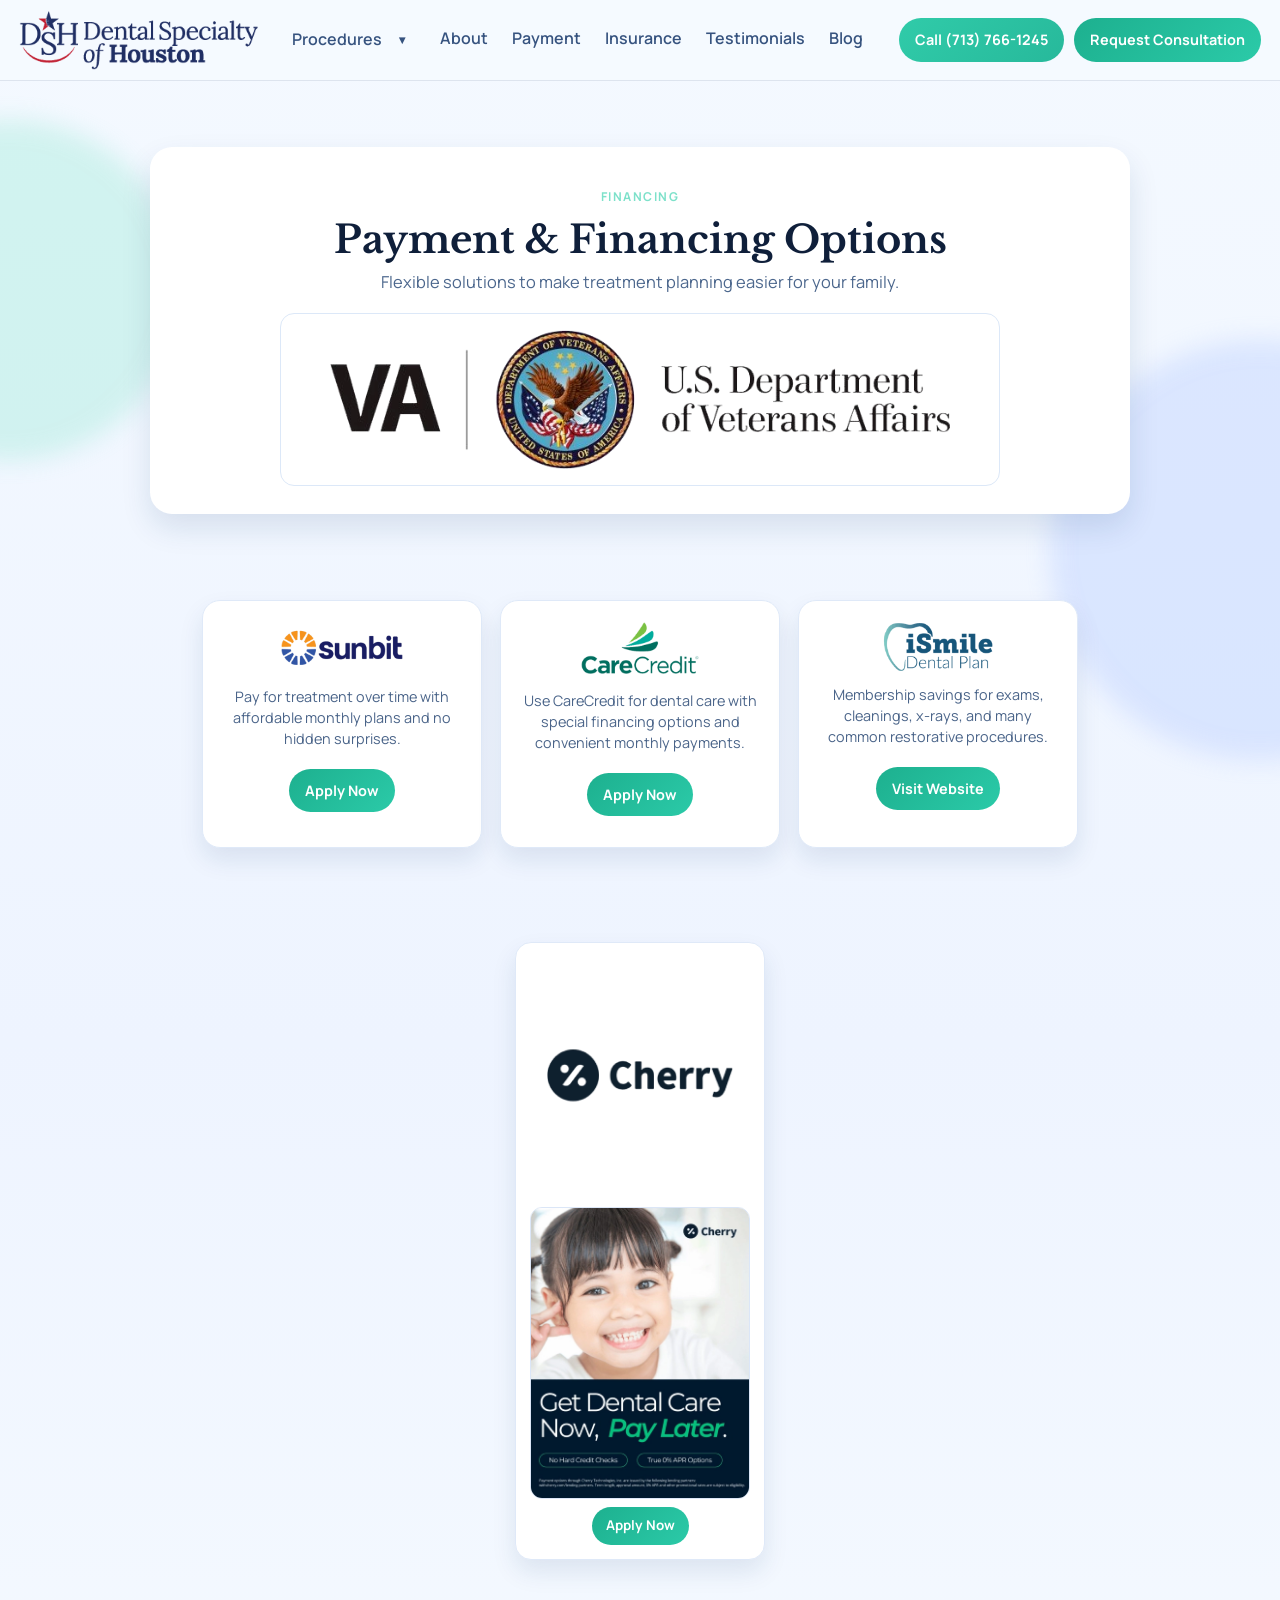
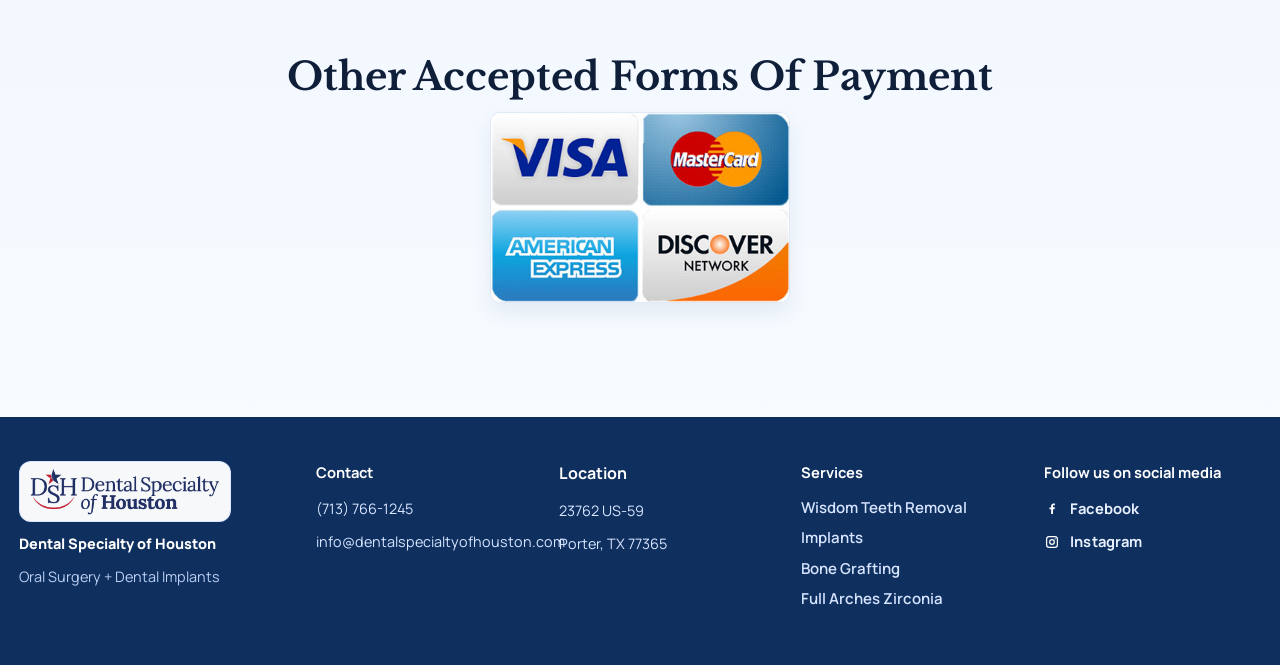
<file: payment.html>
<!DOCTYPE html>
<html lang="en">
<head>
  <meta charset="UTF-8" />
  <meta name="viewport" content="width=device-width, initial-scale=1.0" />
  <title>Payment | Dental Specialty of Houston</title>
  <meta name="description" content="Flexible payment and financing options at Dental Specialty of Houston." />
  <link rel="preconnect" href="https://fonts.googleapis.com" />
  <link rel="preconnect" href="https://fonts.gstatic.com" crossorigin />
  <link href="https://fonts.googleapis.com/css2?family=Manrope:wght@400;500;600;700;800&family=Libre+Baskerville:wght@700&display=swap" rel="stylesheet" />
  <link rel="stylesheet" href="styles.css" />
</head>
<body>
  <div class="bg-orb orb-left"></div>
  <div class="bg-orb orb-right"></div>

  <header class="site-header">
    <div class="container nav-wrap">
      <a href="index.html" class="brand" aria-label="Dental Specialty of Houston Home">
        <img class="site-brand-logo" src="assets/DSH Logo.png" alt="Dental Specialty of Houston" />
      </a>
      <button class="menu-toggle" aria-label="Toggle navigation" aria-expanded="false">Menu</button>
      <nav class="main-nav" id="mainNav">
        <div class="nav-dropdown">
          <div class="dropdown-link-group">
            <a class="dropdown-label" href="index.html#procedures">Procedures</a>
            <button class="dropdown-trigger" type="button" aria-expanded="false" aria-haspopup="true" aria-label="Open procedures menu">
              <span class="dropdown-arrow" aria-hidden="true">&#9662;</span>
            </button>
          </div>
          <div class="dropdown-menu" role="menu">
            <a href="oral-surgery.html" role="menuitem">Oral Surgery</a>
            <a href="extraction.html" role="menuitem">Wisdom Teeth Removal</a>
            <a href="dental-implants.html" role="menuitem">Dental Implants</a>
            <a href="bone-grafting.html" role="menuitem">Bone Grafting</a>
            <a href="all-on-4.html" role="menuitem">Full Arches Zirconia</a>
          </div>
        </div>
        <a href="about.html">About</a>
        <a href="payment.html">Payment</a>
        <a href="insurances.html">Insurance</a>
        <a href="testimonials.html">Testimonials</a>
        <a href="blog.html">Blog</a>
      </nav>
      <div class="header-action-group">
        <a class="btn btn-sm header-call-btn" href="tel:+17137661245">Call (713) 766-1245</a>
        <a class="btn btn-sm" href="contact.html">Request Consultation</a>
      </div>
    </div>
  </header>

  <main class="payment-page">
    <section class="payment-intro section">
      <div class="container payment-intro-wrap reveal visible">
        <p class="eyebrow">Financing</p>
        <h1 class="section-title">Payment & Financing Options</h1>
        <p class="section-subtitle">Flexible solutions to make treatment planning easier for your family.</p>
        <div class="va-approved">
          <img class="va-full-logo" src="assets/va-logo.webp" alt="Dental Financing VA Approved Dentist - U.S. Department of Veterans Affairs" />
        </div>
      </div>
    </section>

    <section class="payment-programs section">
      <div class="container">
        <div class="payment-grid">
          <article class="finance-card reveal">
            <img class="finance-logo-img finance-logo-sunbit" src="assets/sunbit-logo.png" alt="Sunbit financing" />
            <p>Pay for treatment over time with affordable monthly plans and no hidden surprises.</p>
            <a class="btn btn-sm" href="https://sunbit.com/" target="_blank" rel="noopener noreferrer" aria-label="Apply now for Sunbit">Apply Now</a>
          </article>

          <article class="finance-card reveal delay-1">
            <img class="finance-logo-img finance-logo-carecredit" src="assets/carecredit-logo.png" alt="CareCredit financing" />
            <p>Use CareCredit for dental care with special financing options and convenient monthly payments.</p>
            <a class="btn btn-sm" href="https://www.carecredit.com/apply/" target="_blank" rel="noopener noreferrer" aria-label="Apply now for CareCredit">Apply Now</a>
          </article>

          <article class="finance-card reveal delay-2">
            <img class="finance-logo-img finance-logo-ismile" src="assets/ismile-logo.png" alt="iSmile Dental Plan" />
            <p>Membership savings for exams, cleanings, x-rays, and many common restorative procedures.</p>
            <a class="btn btn-sm" href="https://ismiledentalplan.com/" target="_blank" rel="noopener noreferrer" aria-label="Visit iSmile website">Visit Website</a>
          </article>
        </div>
      </div>
    </section>

    <section class="cherry-section section">
      <div class="container cherry-wrap reveal visible">
        <img class="cherry-logo-img" src="assets/cherry-logo.webp" alt="Cherry financing" />
        <img src="assets/cherry-payment-img.webp" alt="Smiling young patient" />
        <a class="btn btn-sm" href="https://withcherry.com/" target="_blank" rel="noopener noreferrer" aria-label="Apply now for Cherry">Apply Now</a>
      </div>
    </section>

    <section class="accepted-payments section">
      <div class="container accepted-wrap reveal visible">
        <h2 class="section-title">Other Accepted Forms Of Payment</h2>
        <div class="accepted-grid">
          <img src="assets/payment-options.jpg" alt="Accepted cards: Visa, Mastercard, American Express, Discover" />
        </div>
      </div>
    </section>
  </main>
  <footer class="site-footer site-footer-standard">
    <div class="container footer-grid">
      <div>
        <div class="footer-logo" aria-hidden="true">
          <img class="footer-logo-img" src="assets/DSH Logo.png" alt="Dental Specialty of Houston" />
        </div>
        <p class="footer-brand">Dental Specialty of Houston</p>
        <p class="footer-sub">Oral Surgery + Dental Implants</p>
      </div>
      <div>
        <h4>Contact</h4>
        <p><a href="tel:+17137661245">(713) 766-1245</a></p>
        <p><a href="mailto:info@dentalspecialtyofhouston.com">info@dentalspecialtyofhouston.com</a></p>
      </div>
      <div>
  <h4><a class="footer-section-link" href="contact.html#visit">Location</a></h4>
  <p><a href="contact.html#visit">23762 US-59</a></p>
  <p><a href="contact.html#visit">Porter, TX 77365</a></p>
</div>
<div>
  <h4>Services</h4>
  <div class="footer-link-pills">
    <a class="footer-link-pill" href="extraction.html">Wisdom Teeth Removal</a>
    <a class="footer-link-pill" href="dental-implants.html">Implants</a>
    <a class="footer-link-pill" href="bone-grafting.html">Bone Grafting</a>
    <a class="footer-link-pill" href="all-on-4.html">Full Arches Zirconia</a>
  </div>
</div>
      <div>
        <h4>Follow us on social media</h4>
        <div class="footer-socials" aria-label="Social media links">
          <a class="footer-social-link" href="https://www.facebook.com/DentalSpecialtyHouston" target="_blank" rel="noopener noreferrer" aria-label="Facebook">
            <svg viewBox="0 0 24 24" aria-hidden="true"><path d="M13.5 21v-7.2h2.4l.4-2.8h-2.8V9.2c0-.8.2-1.3 1.4-1.3h1.5V5.4c-.3 0-1.1-.1-2.1-.1-2.1 0-3.6 1.3-3.6 3.7v2.1H8.2v2.8h2.5V21h2.8Z"/></svg>
            <span>Facebook</span>
          </a>
          <a class="footer-social-link" href="https://www.instagram.com/dentalspecialty_houston/" target="_blank" rel="noopener noreferrer" aria-label="Instagram">
            <svg viewBox="0 0 24 24" aria-hidden="true"><path d="M7.8 3h8.4A4.8 4.8 0 0 1 21 7.8v8.4A4.8 4.8 0 0 1 16.2 21H7.8A4.8 4.8 0 0 1 3 16.2V7.8A4.8 4.8 0 0 1 7.8 3Zm0 1.8A3 3 0 0 0 4.8 7.8v8.4a3 3 0 0 0 3 3h8.4a3 3 0 0 0 3-3V7.8a3 3 0 0 0-3-3H7.8Zm8.9 1.4a1.1 1.1 0 1 1 0 2.2 1.1 1.1 0 0 1 0-2.2ZM12 7.6A4.4 4.4 0 1 1 7.6 12 4.4 4.4 0 0 1 12 7.6Zm0 1.8A2.6 2.6 0 1 0 14.6 12 2.6 2.6 0 0 0 12 9.4Z"/></svg>
            <span>Instagram</span>
          </a>
        </div>
      </div>    </div>
  </footer>


  <script src="script.js"></script>
</body>
</html>
</file>
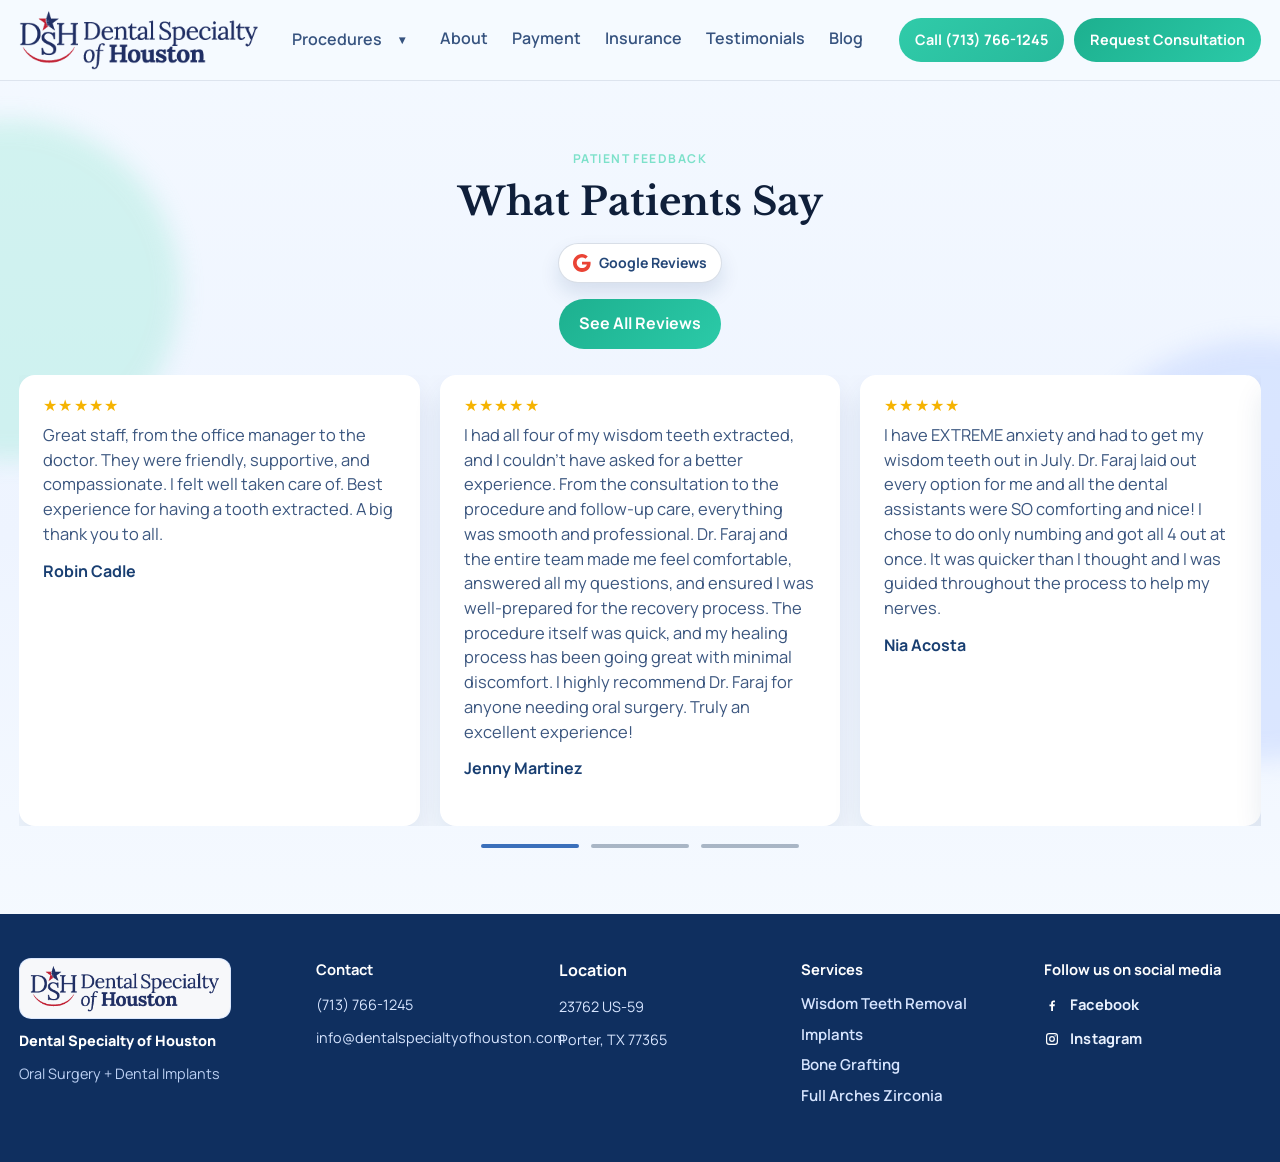
<file: testimonials.html>
<!DOCTYPE html>
<html lang="en">
<head>
  <meta charset="UTF-8" />
  <meta name="viewport" content="width=device-width, initial-scale=1.0" />
  <title>Testimonials | Dental Specialty of Houston</title>
  <meta name="description" content="Read what patients are saying about their care at Dental Specialty of Houston." />
  <link rel="preconnect" href="https://fonts.googleapis.com" />
  <link rel="preconnect" href="https://fonts.gstatic.com" crossorigin />
  <link href="https://fonts.googleapis.com/css2?family=Manrope:wght@400;500;600;700;800&family=Libre+Baskerville:wght@700&display=swap" rel="stylesheet" />
  <link rel="stylesheet" href="styles.css" />
</head>
<body>
  <div class="bg-orb orb-left"></div>
  <div class="bg-orb orb-right"></div>

  <header class="site-header">
    <div class="container nav-wrap">
      <a href="index.html" class="brand" aria-label="Dental Specialty of Houston Home">
        <img class="site-brand-logo" src="assets/DSH Logo.png" alt="Dental Specialty of Houston" />
      </a>
      <button class="menu-toggle" aria-label="Toggle navigation" aria-expanded="false">Menu</button>
      <nav class="main-nav" id="mainNav">
        <div class="nav-dropdown">
          <div class="dropdown-link-group">
            <a class="dropdown-label" href="index.html#procedures">Procedures</a>
            <button class="dropdown-trigger" type="button" aria-expanded="false" aria-haspopup="true" aria-label="Open procedures menu">
              <span class="dropdown-arrow" aria-hidden="true">&#9662;</span>
            </button>
          </div>
          <div class="dropdown-menu" role="menu">
            <a href="oral-surgery.html" role="menuitem">Oral Surgery</a>
            <a href="extraction.html" role="menuitem">Wisdom Teeth Removal</a>
            <a href="dental-implants.html" role="menuitem">Dental Implants</a>
            <a href="bone-grafting.html" role="menuitem">Bone Grafting</a>
            <a href="all-on-4.html" role="menuitem">Full Arches Zirconia</a>
          </div>
        </div>
        <a href="about.html">About</a>
        <a href="payment.html">Payment</a>
        <a href="insurances.html">Insurance</a>
        <a href="testimonials.html">Testimonials</a>
        <a href="blog.html">Blog</a>
      </nav>
      <div class="header-action-group">
        <a class="btn btn-sm header-call-btn" href="tel:+17137661245">Call (713) 766-1245</a>
        <a class="btn btn-sm" href="contact.html">Request Consultation</a>
      </div>
    </div>
  </header>

  <main>
    <section class="testimonials-page section">
      <div class="container">
        <div class="testimonials-page-head reveal">
          <p class="eyebrow">Patient Feedback</p>
          <h1 class="section-title">What Patients Say</h1>
          <div class="google-reviews-badge" aria-label="Google Reviews">
            <svg viewBox="0 0 24 24" aria-hidden="true">
              <path fill="#EA4335" d="M12 11.2v2.8h6.5c-.3 1.6-1.9 4.7-6.5 4.7-3.9 0-7.1-3.2-7.1-7.1S8.1 4.5 12 4.5c2.2 0 3.7.9 4.6 1.7l3.1-3C17.7 1.3 15.1 0 12 0 5.4 0 0 5.4 0 12s5.4 12 12 12c6.9 0 11.5-4.8 11.5-11.6 0-.8-.1-1.4-.2-2.1H12z" />
            </svg>
            <span>Google Reviews</span>
          </div>
          <a class="btn reviews-cta" href="https://www.google.com/maps/place/Dental+Specialty+Of+Houston/@30.1014567,-95.2382101,17z/data=!3m1!4b1!4m6!3m5!1s0x86474db0bc15ced3:0xc40bfbf86cdcaf7!8m2!3d30.1014567!4d-95.2382101!16s%2Fg%2F11j0sd1l19?entry=ttu&g_ep=EgoyMDI2MDQyMC4wIKXMDSoASAFQAw%3D%3D" target="_blank" rel="noopener noreferrer">See All Reviews</a>
        </div>

        <div class="testimonials-slider testimonials-page-slider reveal" data-testimonials-slider>
          <div class="testimonials-track">
            <div class="testimonials-slide">
              <article class="say-card">
                <div class="review-stars" aria-label="5 star rating">&#9733;&#9733;&#9733;&#9733;&#9733;</div>
                <p>Great staff, from the office manager to the doctor. They were friendly, supportive, and compassionate. I felt well taken care of. Best experience for having a tooth extracted. A big thank you to all.</p>
                <cite>Robin Cadle</cite>
              </article>
              <article class="say-card">
                <div class="review-stars" aria-label="5 star rating">&#9733;&#9733;&#9733;&#9733;&#9733;</div>
                <p>I had all four of my wisdom teeth extracted, and I couldn't have asked for a better experience. From the consultation to the procedure and follow-up care, everything was smooth and professional. Dr. Faraj and the entire team made me feel comfortable, answered all my questions, and ensured I was well-prepared for the recovery process. The procedure itself was quick, and my healing process has been going great with minimal discomfort. I highly recommend Dr. Faraj for anyone needing oral surgery. Truly an excellent experience!</p>
                <cite>Jenny Martinez</cite>
              </article>
              <article class="say-card">
                <div class="review-stars" aria-label="5 star rating">&#9733;&#9733;&#9733;&#9733;&#9733;</div>
                <p>I have EXTREME anxiety and had to get my wisdom teeth out in July. Dr. Faraj laid out every option for me and all the dental assistants were SO comforting and nice! I chose to do only numbing and got all 4 out at once. It was quicker than I thought and I was guided throughout the process to help my nerves.</p>
                <cite>Nia Acosta</cite>
              </article>
            </div>

            <div class="testimonials-slide">
              <article class="say-card">
                <div class="review-stars" aria-label="5 star rating">&#9733;&#9733;&#9733;&#9733;&#9733;</div>
                <p>Dr. Faraj was excellent! My appointment time was 12 PM, and I was done before 2 PM. I'm not sure exactly what time because I was in and out of sleep, but all four of my wisdom teeth were out in about an hour. He went over everything: all the risks, how the sedation would go, the medications he prescribed, and self-care. I'd recommend him to anyone!</p>
                <cite>Clarissa Hooker</cite>
              </article>
              <article class="say-card">
                <div class="review-stars" aria-label="5 star rating">&#9733;&#9733;&#9733;&#9733;&#9733;</div>
                <p>Very attentive and caring staff. They made me feel at ease during and after my procedure. Will definitely go back if needed.</p>
                <cite>Anna Ponce</cite>
              </article>
              <article class="say-card">
                <div class="review-stars" aria-label="5 star rating">&#9733;&#9733;&#9733;&#9733;&#9733;</div>
                <p>I had my dental implants done by Dr. Faraj. I have been to several oral surgeons over the years and they all told me it could not be done due to the small space available. Dr. Faraj found a solution and did a great job. Prices were very reasonable and pain and discomfort were minimal. I could not have asked for a better outcome. Highly recommend implants by Dr. Faraj.</p>
                <cite>Chinchie K</cite>
              </article>
            </div>

            <div class="testimonials-slide">
              <article class="say-card">
                <div class="review-stars" aria-label="5 star rating">&#9733;&#9733;&#9733;&#9733;&#9733;</div>
                <p>The staff were extremely professional and kind. I had all four wisdom teeth removed here and they were very quick with the procedure but also made me feel very comfortable.</p>
                <cite>Holley Manshack</cite>
              </article>
              <article class="say-card">
                <div class="review-stars" aria-label="5 star rating">&#9733;&#9733;&#9733;&#9733;&#9733;</div>
                <p>From start to finish, Dr. Faraj and the team at the Porter location have been wonderful. They listen to your needs and fears and put you at ease. Highly recommend them for all of your dental needs.</p>
                <cite>Cynthia Marsalia</cite>
              </article>
              <article class="say-card">
                <div class="review-stars" aria-label="5 star rating">&#9733;&#9733;&#9733;&#9733;&#9733;</div>
                <p>Gracie is the best and helps 100% of the way! Dr. Faraj was very nice and I can't wait to start my treatment.</p>
                <cite>Robert Bailey</cite>
              </article>
            </div>
          </div>
        </div>
        <div class="say-indicators testimonials-indicators" aria-label="Testimonial slides">
          <button class="about-gallery-dot active" type="button" data-slide="0" aria-label="Show first testimonials slide"></button>
          <button class="about-gallery-dot" type="button" data-slide="1" aria-label="Show second testimonials slide"></button>
          <button class="about-gallery-dot" type="button" data-slide="2" aria-label="Show third testimonials slide"></button>
        </div>
      </div>
    </section>
  </main>

  <footer class="site-footer site-footer-standard">
    <div class="container footer-grid">
      <div>
        <div class="footer-logo" aria-hidden="true">
          <img class="footer-logo-img" src="assets/DSH Logo.png" alt="Dental Specialty of Houston" />
        </div>
        <p class="footer-brand">Dental Specialty of Houston</p>
        <p class="footer-sub">Oral Surgery + Dental Implants</p>
      </div>
      <div>
        <h4>Contact</h4>
        <p><a href="tel:+17137661245">(713) 766-1245</a></p>
        <p><a href="mailto:info@dentalspecialtyofhouston.com">info@dentalspecialtyofhouston.com</a></p>
      </div>
      <div>
  <h4><a class="footer-section-link" href="contact.html#visit">Location</a></h4>
  <p><a href="contact.html#visit">23762 US-59</a></p>
  <p><a href="contact.html#visit">Porter, TX 77365</a></p>
</div>
<div>
  <h4>Services</h4>
  <div class="footer-link-pills">
    <a class="footer-link-pill" href="extraction.html">Wisdom Teeth Removal</a>
    <a class="footer-link-pill" href="dental-implants.html">Implants</a>
    <a class="footer-link-pill" href="bone-grafting.html">Bone Grafting</a>
    <a class="footer-link-pill" href="all-on-4.html">Full Arches Zirconia</a>
  </div>
</div>
      <div>
        <h4>Follow us on social media</h4>
        <div class="footer-socials" aria-label="Social media links">
          <a class="footer-social-link" href="https://www.facebook.com/DentalSpecialtyHouston" target="_blank" rel="noopener noreferrer" aria-label="Facebook">
            <svg viewBox="0 0 24 24" aria-hidden="true"><path d="M13.5 21v-7.2h2.4l.4-2.8h-2.8V9.2c0-.8.2-1.3 1.4-1.3h1.5V5.4c-.3 0-1.1-.1-2.1-.1-2.1 0-3.6 1.3-3.6 3.7v2.1H8.2v2.8h2.5V21h2.8Z"/></svg>
            <span>Facebook</span>
          </a>
          <a class="footer-social-link" href="https://www.instagram.com/dentalspecialty_houston/" target="_blank" rel="noopener noreferrer" aria-label="Instagram">
            <svg viewBox="0 0 24 24" aria-hidden="true"><path d="M7.8 3h8.4A4.8 4.8 0 0 1 21 7.8v8.4A4.8 4.8 0 0 1 16.2 21H7.8A4.8 4.8 0 0 1 3 16.2V7.8A4.8 4.8 0 0 1 7.8 3Zm0 1.8A3 3 0 0 0 4.8 7.8v8.4a3 3 0 0 0 3 3h8.4a3 3 0 0 0 3-3V7.8a3 3 0 0 0-3-3H7.8Zm8.9 1.4a1.1 1.1 0 1 1 0 2.2 1.1 1.1 0 0 1 0-2.2ZM12 7.6A4.4 4.4 0 1 1 7.6 12 4.4 4.4 0 0 1 12 7.6Zm0 1.8A2.6 2.6 0 1 0 14.6 12 2.6 2.6 0 0 0 12 9.4Z"/></svg>
            <span>Instagram</span>
          </a>
        </div>
      </div>    </div>
  </footer>

  <script src="script.js"></script>
</body>
</html>
</file>
<file: styles.css>
:root {
  --bg: #eef4ff;
  --surface: #ffffff;
  --ink: #0f1f3a;
  --muted: #4f6284;
  --primary: #1db08f;
  --primary-deep: #15776a;
  --ring: rgba(29, 176, 143, 0.3);
  --hero: #0e3a86;
  --shadow: 0 16px 40px rgba(12, 41, 92, 0.2);
  --radius: 18px;
}

* {
  box-sizing: border-box;
}

body {
  margin: 0;
  font-family: "Manrope", sans-serif;
  color: var(--ink);
  background: linear-gradient(180deg, #f4f9ff 0%, var(--bg) 46%, #f9fdff 100%);
  line-height: 1.6;
  overflow-x: hidden;
}

h1,
h2,
h3 {
  font-family: "Libre Baskerville", serif;
  line-height: 1.2;
  margin-top: 0;
}

a {
  color: inherit;
  text-decoration: none;
}

.container {
  width: min(1600px, 97%);
  margin: 0 auto;
}

.bg-orb {
  position: fixed;
  border-radius: 50%;
  filter: blur(12px);
  z-index: -1;
  opacity: 0.3;
}

.orb-left {
  width: 340px;
  height: 340px;
  background: #86e6cc;
  left: -160px;
  top: 120px;
}

.orb-right {
  width: 420px;
  height: 420px;
  background: #a5bfff;
  right: -190px;
  top: 340px;
}

.site-header {
  position: sticky;
  top: 0;
  backdrop-filter: blur(10px);
  background: rgba(245, 250, 255, 0.9);
  border-bottom: 1px solid rgba(16, 47, 92, 0.1);
  z-index: 20;
}

.nav-wrap {
  display: flex;
  align-items: center;
  justify-content: space-between;
  gap: 16px;
  min-height: 80px;
}

.brand {
  display: flex;
  align-items: center;
  gap: 10px;
  font-weight: 800;
  min-width: 0;
}

.brand-mark {
  width: 44px;
  height: 44px;
  border-radius: 12px;
  display: grid;
  place-items: center;
  background: linear-gradient(145deg, #1db08f, #1a67a1);
  box-shadow: 0 8px 20px rgba(16, 65, 101, 0.28);
  flex-shrink: 0;
}

.brand-mark svg {
  width: 26px;
  height: 30px;
}

.brand-text {
  color: #163056;
  font-size: 1rem;
  white-space: nowrap;
}

.main-nav {
  display: flex;
  gap: 24px;
  font-weight: 600;
}

.main-nav a {
  color: #36537f;
}

.menu-toggle {
  display: none;
  border: 0;
  background: transparent;
  font-size: 0.95rem;
  color: var(--ink);
}

.btn {
  display: inline-block;
  background: linear-gradient(135deg, var(--primary), #2bcaa8);
  color: #fff;
  padding: 12px 20px;
  border-radius: 999px;
  font-weight: 700;
  border: 0;
  cursor: pointer;
  transition: transform 0.25s ease, box-shadow 0.25s ease;
}

.btn:hover {
  transform: translateY(-2px);
  box-shadow: 0 10px 24px rgba(29, 176, 143, 0.3);
}

.btn-sm {
  padding: 10px 16px;
  font-size: 0.9rem;
}

.btn-outline {
  background: transparent;
  border: 1px solid rgba(255, 255, 255, 0.75);
  color: #ffffff;
}

.btn-secondary {
  background: #dfeaff;
  color: #1a4378;
}

.btn-procedure {
  margin-top: auto;
  padding: 10px 16px;
  font-size: 0.9rem;
}

.btn-light {
  background: #fff;
  color: var(--primary-deep);
}

.hero {
  padding: 64px 0 56px;
}

.hero-shell {
  background:
    linear-gradient(108deg, rgba(11, 42, 96, 0.94) 0%, rgba(14, 58, 134, 0.92) 45%, rgba(13, 73, 142, 0.72) 100%),
    radial-gradient(circle at 12% 22%, rgba(45, 201, 169, 0.22), transparent 44%);
  border-radius: 26px;
  padding: 42px;
  box-shadow: var(--shadow);
}

.hero-grid {
  display: grid;
  grid-template-columns: 1.15fr 1fr;
  gap: 28px;
  align-items: center;
}

.eyebrow {
  letter-spacing: 0.12em;
  text-transform: uppercase;
  font-size: 0.76rem;
  font-weight: 700;
  color: #7de1ca;
  margin-bottom: 10px;
}

.hero h1 {
  font-size: clamp(2rem, 4.8vw, 3.6rem);
  margin-bottom: 10px;
  color: #ffffff;
}

.lead {
  color: #d7e8ff;
  max-width: 58ch;
}

.hero-actions {
  margin-top: 26px;
  display: flex;
  gap: 12px;
  flex-wrap: wrap;
}

.hero-card {
  border-radius: 22px;
  overflow: hidden;
  min-height: 340px;
  box-shadow: 0 14px 40px rgba(0, 0, 0, 0.34);
}

.hero-card img {
  width: 100%;
  height: 100%;
  object-fit: cover;
  display: block;
}

.section {
  padding: 66px 0;
}

.section-title {
  font-size: clamp(1.6rem, 3vw, 2.7rem);
  margin-bottom: 10px;
}

.card-grid {
  margin-top: 28px;
  display: grid;
  gap: 16px;
}

.services-grid {
  grid-template-columns: repeat(3, minmax(0, 1fr));
}

.procedures-grid {
  grid-template-columns: repeat(4, minmax(0, 1fr));
}

.info-card {
  background: var(--surface);
  border-radius: var(--radius);
  padding: 22px;
  box-shadow: 0 14px 30px rgba(20, 57, 110, 0.12);
}

.info-card p {
  color: var(--muted);
}

.procedure-card {
  display: flex;
  flex-direction: column;
  overflow: hidden;
  padding: 0;
}

.procedure-thumb {
  aspect-ratio: 16 / 10;
  background: #d8e4fb;
}

.procedure-thumb img {
  width: 100%;
  height: 100%;
  object-fit: cover;
  display: block;
}

.procedure-card-body {
  padding: 18px 20px 22px;
  display: flex;
  flex-direction: column;
  gap: 8px;
  height: 100%;
}

.procedure-card-body h3 {
  margin: 0;
}

.procedure-card-body p {
  margin: 0;
}

.about-grid {
  display: grid;
  grid-template-columns: 1.1fr 0.9fr;
  gap: 24px;
  align-items: start;
}

.about-copy p {
  color: var(--muted);
  max-width: 62ch;
}

.about-support {
  width: 100%;
}

.contact-grid {
  display: grid;
  grid-template-columns: repeat(2, minmax(0, 1fr));
  gap: 26px;
  align-items: start;
}

.about-highlight {
  background: linear-gradient(130deg, #29c0a0, #1f7fa5);
  color: #f4fffd;
  border-radius: var(--radius);
  padding: 28px;
  box-shadow: var(--shadow);
}

.checklist {
  margin-top: 16px;
  padding-left: 12px;
}

.quotes {
  margin-top: 24px;
  display: grid;
  grid-template-columns: repeat(2, minmax(0, 1fr));
  gap: 18px;
}

.quote {
  margin: 0;
  background: #fff;
  border-left: 4px solid var(--primary);
  border-radius: 14px;
  padding: 20px;
  box-shadow: 0 14px 30px rgba(20, 57, 110, 0.12);
}

.quote cite {
  margin-top: 12px;
  display: block;
  font-style: normal;
  color: var(--muted);
  font-weight: 700;
}

.contact-form {
  background: #fff;
  border-radius: var(--radius);
  padding: 24px;
  box-shadow: 0 14px 30px rgba(20, 57, 110, 0.12);
  display: grid;
  gap: 8px;
}

input,
textarea {
  width: 100%;
  border: 1px solid #d0daea;
  border-radius: 10px;
  padding: 11px 12px;
  font: inherit;
  margin-bottom: 10px;
}

input:focus,
textarea:focus {
  outline: 2px solid var(--ring);
  border-color: var(--primary);
}

.form-note {
  min-height: 1.2em;
  color: var(--primary-deep);
  font-size: 0.92rem;
  margin: 2px 0 0;
}

.site-footer {
  padding: 24px 0 32px;
  border-top: 1px solid rgba(23, 48, 41, 0.1);
  margin-top: 20px;
}

.footer-wrap {
  display: flex;
  justify-content: space-between;
  gap: 12px;
  flex-wrap: wrap;
  color: #52688e;
  font-size: 0.95rem;
}

.procedure-page {
  min-height: 100vh;
  display: grid;
  place-items: center;
  padding: 44px 0;
}

.procedure-wrap {
  background: #ffffff;
  border-radius: 20px;
  padding: 34px;
  box-shadow: 0 14px 30px rgba(20, 57, 110, 0.12);
}

.procedure-wrap h1 {
  color: #15345f;
}

.procedure-wrap h2 {
  margin-top: 20px;
  margin-bottom: 8px;
  font-size: clamp(1.1rem, 2vw, 1.45rem);
  color: #15345f;
}


.procedure-wrap p {
  color: #3f5477;
}

.procedure-list {
  margin: 8px 0 10px;
  padding-left: 22px;
  color: #3f5477;
}

.procedure-list li {
  margin-bottom: 6px;
}

.procedure-stack-section {
  margin-top: 18px;
  padding: 18px 20px;
  border: 1px solid #dbe7f8;
  border-radius: 16px;
  background: linear-gradient(180deg, #ffffff 0%, #f7fbff 100%);
  box-shadow: 0 10px 22px rgba(16, 45, 90, 0.08);
}

.procedure-stack-section h2 {
  margin-top: 0;
}

.implant-hero-image {
  width: 100%;
  max-height: 280px;
  object-fit: cover;
  border-radius: 14px;
  display: block;
  margin: 0;
  box-shadow: 0 10px 20px rgba(15, 44, 90, 0.14);
}

.implant-section {
  margin-top: 22px;
  padding: 18px;
  border: 1px solid #dbe7f8;
  border-radius: 16px;
  background: #f9fcff;
}

.implant-section h3 {
  margin-top: 14px;
  margin-bottom: 6px;
  color: #1c3e6f;
  font-size: clamp(1rem, 1.8vw, 1.2rem);
}

.implant-split {
  display: grid;
  grid-template-columns: 1.1fr 0.9fr;
  gap: 20px;
  align-items: start;
}

.implant-media {
  margin-top: 0;
  border-radius: 16px;
  overflow: hidden;
  box-shadow: 0 12px 24px rgba(16, 45, 90, 0.14);
  background: #eaf2ff;
}

.implant-media img {
  width: 100%;
  display: block;
  height: auto;
  max-height: 320px;
  object-fit: cover;
}

.implant-section-intro {
  margin-top: 10px;
}


.procedure-wrap .eyebrow {
  color: #2c7b90;
}

.reveal {
  opacity: 0;
  transform: translateY(22px);
  transition: opacity 0.65s ease, transform 0.65s ease;
}

.reveal.visible {
  opacity: 1;
  transform: translateY(0);
}

.delay-1 {
  transition-delay: 0.12s;
}

.delay-2 {
  transition-delay: 0.22s;
}

@media (max-width: 1080px) {
  .brand-text {
    font-size: 0.92rem;
  }

  .main-nav {
    gap: 16px;
  }

  .services-grid,
  .procedures-grid {
    grid-template-columns: repeat(2, minmax(0, 1fr));
  }

  .hero-grid,
  .contact-grid,
  .quotes {
    grid-template-columns: 1fr;
  }

  .hero-card {
    max-height: 350px;
  }
}

@media (max-width: 1080px) {
  .about-grid {
    grid-template-columns: 1fr;
  }
}

@media (max-width: 760px) {
  .menu-toggle {
    display: inline-flex;
  }

  .main-nav {
    position: absolute;
    top: 79px;
    left: 0;
    right: 0;
    background: rgba(250, 255, 253, 0.98);
    border-bottom: 1px solid rgba(23, 48, 41, 0.08);
    padding: 14px 4%;
    flex-direction: column;
    gap: 12px;
    transform: scaleY(0);
    transform-origin: top;
    transition: transform 0.2s ease;
  }

  .main-nav.open {
    transform: scaleY(1);
  }

  .nav-wrap > .btn-sm {
    display: none;
  }

  .hero {
    padding-top: 38px;
  }

  .hero-shell {
    padding: 24px;
  }

  .services-grid,
  .procedures-grid,
  .quotes {
    grid-template-columns: 1fr;
  }

  .brand-text {
    white-space: normal;
    line-height: 1.2;
    max-width: 170px;
  }

  .procedure-wrap {
    padding: 24px;
  }
}

/* Procedure page layout refinement */
.procedure-page {
  min-height: auto;
  display: block;
  place-items: initial;
  padding-top: 34px;
}

.procedure-hero-grid {
  display: grid;
  grid-template-columns: 1.05fr 0.95fr;
  gap: 24px;
  align-items: stretch;
}

.procedure-media {
  border-radius: 20px;
  overflow: hidden;
  box-shadow: 0 14px 30px rgba(20, 57, 110, 0.16);
  min-height: 280px;
}

.procedure-media img {
  width: 100%;
  height: 100%;
  object-fit: cover;
  display: block;
}

.procedure-media-portrait img {
  object-position: 34% center;
}

.oral-surgery-media {
  width: 100%;
  min-width: 0;
  min-height: 390px;
  padding: 14px;
  border-radius: 28px;
  overflow: hidden;
  display: flex;
  align-items: stretch;
  background: linear-gradient(180deg, #f8fbff 0%, #e7f0fb 100%);
  border: 1px solid rgba(210, 226, 245, 0.92);
  box-shadow: 0 20px 42px rgba(20, 57, 110, 0.15);
}

.oral-surgery-media img {
  width: 100%;
  height: 100%;
  min-height: 0;
  display: block;
  object-fit: cover;
  object-position: center 30%;
  border-radius: 18px;
}

.oral-surgery-page .procedure-hero-grid {
  grid-template-columns: 1fr;
}

.oral-surgery-intro-panel {
  display: grid;
  grid-template-columns: minmax(320px, 0.92fr) minmax(0, 1.08fr);
  gap: 32px;
  align-items: center;
  margin: 18px 0 26px;
  padding: 28px;
  border-radius: 28px;
  border: 1px solid #dbe7f8;
  background:
    radial-gradient(circle at top left, rgba(117, 210, 190, 0.14), transparent 34%),
    linear-gradient(135deg, #f8fbff 0%, #eef5ff 54%, #f7fbff 100%);
  box-shadow: 0 18px 36px rgba(17, 47, 93, 0.08);
}

.oral-surgery-intro-copy {
  display: grid;
  gap: 14px;
  align-content: center;
}

.oral-surgery-intro-copy h2 {
  margin-top: 0;
  margin-bottom: 4px;
}

.oral-surgery-intro-copy p {
  margin: 0;
  line-height: 1.82;
}

.procedure-media-contained {
  padding: 18px;
  background: linear-gradient(180deg, #f7fbff 0%, #e7f1ff 100%);
}

.procedure-media-contained img {
  object-fit: contain;
  object-position: center;
  border-radius: 14px;
  background: #ffffff;
}

@media (max-width: 1080px) {
  .procedure-hero-grid {
    grid-template-columns: 1fr;
  }

  .oral-surgery-media {
    min-height: 320px;
  }

  .oral-surgery-media img {
    object-position: center 26%;
  }

  .oral-surgery-intro-panel {
    grid-template-columns: 1fr;
    gap: 20px;
    padding: 22px;
  }

  .implant-split {
    grid-template-columns: 1fr;
  }

  .implant-media img,
  .implant-hero-image {
    max-height: 260px;
  }
}



.support-grid {
  margin-top: 0;
  display: grid;
  grid-template-columns: 1fr;
  gap: 14px;
}

.support-card {
  background: #ffffff;
  border: 1px solid #dbe6f7;
  border-radius: 14px;
  padding: 14px;
  box-shadow: 0 10px 22px rgba(20, 57, 110, 0.08);
}

.support-card h3 {
  margin: 0 0 8px;
  font-size: 1rem;
  color: #173a68;
}

.support-card p {
  margin: 0;
  color: var(--muted);
  font-size: 0.92rem;
}








.doctor {
  padding-top: 6px;
}

.doctor-grid {
  display: grid;
  grid-template-columns: 1fr 1fr;
  gap: 22px;
}

.doctor-card,
.promise-card {
  border-radius: 22px;
  padding: 28px;
  box-shadow: 0 14px 30px rgba(20, 57, 110, 0.12);
}

.doctor-card {
  background: #ffffff;
}

.doctor-card h3,
.promise-card h3 {
  margin-bottom: 8px;
  color: #14335e;
}

.doctor-role {
  margin: 0 0 14px;
  font-weight: 700;
  color: #64789c;
}

.doctor-card > p {
  color: var(--muted);
}

.doctor-tags {
  display: flex;
  flex-wrap: wrap;
  gap: 10px;
  margin: 18px 0;
}

.doctor-tags span {
  display: inline-block;
  padding: 8px 12px;
  border-radius: 999px;
  background: #edf2fa;
  color: #27456f;
  font-size: 0.8rem;
  font-weight: 600;
}

.doctor-bio {
  background: #eaf3f5;
  border: 1px solid #d9e6ef;
  border-radius: 16px;
  padding: 16px;
}

.bio-label {
  margin: 0 0 8px;
  text-transform: uppercase;
  letter-spacing: 0.18em;
  font-size: 0.68rem;
  color: #6f829e;
}

.doctor-bio p {
  margin: 0;
  color: #355273;
}

.promise-card {
  background: #e2eef6;
}

.promise-card ul {
  margin: 10px 0 20px;
  padding-left: 20px;
  color: #2e4a6f;
}

.promise-card li {
  margin-bottom: 6px;
}

@media (max-width: 1080px) {
  .doctor-grid {
    grid-template-columns: 1fr;
  }
}

.doctor-photo-slot {
  margin: 8px 0 16px;
  min-height: 220px;
  border-radius: 16px;
  border: 2px dashed #bfd2ea;
  background: linear-gradient(135deg, #f4f9ff, #e8f1fb);
  display: grid;
  place-items: center;
  color: #5a7597;
  font-weight: 700;
}

.testimonials-head {
  display: flex;
  justify-content: space-between;
  align-items: end;
  gap: 14px;
}

.carousel-controls {
  display: flex;
  gap: 10px;
}

.carousel-btn {
  width: 44px;
  height: 44px;
  border-radius: 50%;
  border: 1px solid #c8d8f2;
  background: #ffffff;
  color: #1e4477;
  font-size: 1.25rem;
  cursor: pointer;
  box-shadow: 0 8px 18px rgba(20, 57, 110, 0.12);
  transition: transform 0.2s ease, background 0.2s ease;
}

.carousel-btn:hover {
  transform: translateY(-2px);
  background: #edf4ff;
}

.testimonials-carousel {
  margin-top: 22px;
  display: grid;
  grid-auto-flow: column;
  grid-auto-columns: minmax(300px, 32%);
  gap: 14px;
  overflow-x: auto;
  scroll-snap-type: x mandatory;
  scroll-behavior: smooth;
  padding-bottom: 6px;
}

.testimonials-carousel::-webkit-scrollbar {
  height: 8px;
}

.testimonials-carousel::-webkit-scrollbar-thumb {
  background: #c2d4ef;
  border-radius: 999px;
}

.quote-slide {
  scroll-snap-align: start;
  min-height: 210px;
  background: linear-gradient(160deg, #ffffff 0%, #f2f7ff 100%);
  border: 1px solid #d8e5f8;
}

@media (max-width: 1080px) {
  .testimonials-carousel {
    grid-auto-columns: minmax(280px, 72%);
  }
}

@media (max-width: 760px) {
  .testimonials-head {
    align-items: center;
  }

  .testimonials-carousel {
    grid-auto-columns: 90%;
  }
}

.visit {
  padding-top: 8px;
}

.visit-grid {
  display: grid;
  grid-template-columns: 1fr 1fr;
  gap: 22px;
  align-items: stretch;
}

.visit-card,
.map-slot {
  border-radius: 22px;
  box-shadow: 0 14px 30px rgba(20, 57, 110, 0.12);
}

.visit-card {
  background: #ffffff;
  padding: 28px;
}

.visit-card .eyebrow {
  color: #2b7f96;
}

.visit-card .section-title {
  color: #14335e;
  margin-bottom: 16px;
}

.visit-text {
  margin: 0 0 10px;
  color: #456186;
}

.visit-actions {
  margin-top: 18px;
}

.map-slot {
  background: linear-gradient(165deg, #e5f0fb 0%, #d7e8f6 100%);
  border: 1px solid #c9dbef;
  min-height: 330px;
  padding: 14px;
}

.map-inner {
  width: 100%;
  height: 100%;
  min-height: 300px;
  border-radius: 16px;
  overflow: hidden;
  border: 1px solid rgba(109, 145, 183, 0.35);
  background: rgba(255, 255, 255, 0.85);
  box-shadow: inset 0 0 0 1px rgba(255, 255, 255, 0.35);
}

.map-inner iframe {
  width: 100%;
  height: 100%;
  min-height: 300px;
  border: 0;
  display: block;
}

@media (max-width: 1080px) {
  .visit-grid {
    grid-template-columns: 1fr;
  }

  .map-slot {
    min-height: 260px;
    padding: 10px;
  }
}

.cta-footer {
  background: linear-gradient(180deg, #173e79 0%, #1a4b91 54%, #0f2f5f 54%, #0f2f5f 100%);
  margin-top: 18px;
}

.cta-panel {
  padding-top: 64px;
  padding-bottom: 52px;
}

.cta-grid {
  display: grid;
  grid-template-columns: 1.1fr 1fr;
  gap: 26px;
  align-items: center;
  justify-content: space-between;
}

.cta-copy h2 {
  color: #ffffff;
  margin-bottom: 10px;
}

.cta-copy p {
  color: #d7e6ff;
  max-width: 52ch;
}

.appointment-form {
  background: rgba(235, 244, 255, 0.14);
  border: 1px solid rgba(214, 229, 255, 0.24);
  border-radius: 22px;
  padding: 22px;
  display: grid;
  gap: 10px;
  box-shadow: 0 14px 30px rgba(5, 18, 42, 0.24);
}

.appointment-embed {
  align-content: start;
  min-height: 520px;
}

.appointment-embed iframe,
.appointment-embed > div,
.appointment-embed form {
  width: 100% !important;
  max-width: 100% !important;
}

.appointment-embed iframe {
  border-radius: 16px;
  background: #ffffff;
}


.appointment-form input,
.appointment-form select {
  width: 100%;
  background: rgba(255, 255, 255, 0.14);
  color: #ffffff;
  border: 1px solid rgba(200, 219, 248, 0.5);
  border-radius: 12px;
  padding: 11px 12px;
  font: inherit;
}

.appointment-form input::placeholder {
  color: #d7e6ff;
}

.appointment-form select {
  color: #e7f0ff;
}

.appointment-form option {
  color: #183c73;
}

.cta-submit {
  margin-top: 6px;
  background: #0f2b53;
  color: #ffffff;
}

.cta-submit:hover {
  box-shadow: 0 10px 24px rgba(9, 26, 50, 0.45);
}

.cta-note {
  margin: 4px 0 0;
  color: #d3e2fa;
  font-size: 0.9rem;
}

.cta-note a {
  color: #ffffff;
  text-decoration: underline;
}

.site-footer-merged {
  border-top: none;
  margin-top: 0;
  padding: 30px 0 34px;
  background: transparent;
}

.footer-grid {
  display: grid;
  grid-template-columns: 1.2fr 1fr 1fr 1fr;
  gap: 18px;
  color: #d7e5ff;
}

.footer-grid h4 {
  margin: 0 0 10px;
  color: #ffffff;
  font-family: "Manrope", sans-serif;
  font-size: 1.12rem;
}

.footer-grid p {
  margin: 0 0 8px;
}

.footer-grid a {
  color: #d7e5ff;
}

.footer-brand {
  color: #ffffff;
  font-size: 1.2rem;
  font-weight: 800;
  margin-bottom: 10px;
}

.footer-sub {
  color: #bcd0f3;
  max-width: 24ch;
}

@media (max-width: 1080px) {
  .cta-grid,
  .footer-grid {
    grid-template-columns: 1fr;
  }
}

.cta-grid > * {
  min-width: 0;
}

.appointment-form {
  width: 100%;
  max-width: 720px;
  justify-self: end;
}

.cta-note {
  overflow-wrap: anywhere;
}

@media (max-width: 1080px) {
  .appointment-form {
    justify-self: stretch;
    max-width: none;
  }
}


.footer-logo {
  width: 42px;
  height: 42px;
  border-radius: 12px;
  background: linear-gradient(145deg, #1db08f, #1a67a1);
  display: grid;
  place-items: center;
  box-shadow: 0 8px 20px rgba(3, 17, 42, 0.3);
  margin-bottom: 10px;
}

.footer-logo svg {
  width: 24px;
  height: 28px;
}

.appointment-form {
  align-self: start;
}


/* CTA/Footer refinements */
.cta-footer {
  margin-top: 18px;
}

.cta-panel {
  background: linear-gradient(180deg, #173e79 0%, #1a4b91 100%);
  padding-top: 64px;
  padding-bottom: 60px;
}

.cta-grid {
  display: grid;
  grid-template-columns: 1.1fr 1fr;
  gap: 26px;
  align-items: start;
  justify-content: space-between;
}

.cta-grid > * {
  min-width: 0;
}

.appointment-form {
  width: 100%;
  max-width: 720px;
  justify-self: end;
  align-self: start;
}

.site-footer-merged {
  background: #0f2f5f;
  padding: 24px 0 26px;
}

.footer-grid {
  font-size: 0.92rem;
}

.footer-grid h4 {
  font-size: 0.92rem;
  margin-bottom: 8px;
}

.footer-grid p {
  margin: 0 0 6px;
  font-size: 0.9rem;
}

.footer-brand {
  font-size: 1rem;
  margin-bottom: 8px;
}

.footer-sub {
  font-size: 0.86rem;
}

.footer-logo {
  width: 40px;
  height: 40px;
  border-radius: 12px;
  background: linear-gradient(145deg, #1db08f, #1a67a1);
  display: grid;
  place-items: center;
  box-shadow: 0 8px 20px rgba(3, 17, 42, 0.3);
  margin-bottom: 10px;
}

.footer-logo svg {
  width: 22px;
  height: 26px;
}

@media (max-width: 1080px) {
  .cta-grid,
  .footer-grid {
    grid-template-columns: 1fr;
  }

  .appointment-form {
    justify-self: stretch;
    max-width: none;
  }
}

/* Hero video section */
.hero {
  padding: 52px 0 54px;
}

.hero-video-shell {
  position: relative;
  border-radius: 28px;
  overflow: hidden;
  min-height: 620px;
  box-shadow: 0 18px 42px rgba(9, 34, 74, 0.28);
  display: flex;
  align-items: center;
}

.hero-video {
  position: absolute;
  inset: 0;
  width: 100%;
  height: 100%;
  object-fit: cover;
}

.hero-video-overlay {
  position: absolute;
  inset: 0;
  background:
    linear-gradient(100deg, rgba(8, 31, 66, 0.52) 0%, rgba(10, 45, 87, 0.42) 46%, rgba(11, 61, 111, 0.22) 100%),
    radial-gradient(circle at 22% 18%, rgba(45, 201, 169, 0.14), transparent 42%);
}

.hero-video-content {
  position: relative;
  z-index: 2;
  width: min(820px, 92%);
  margin-left: 52px;
}

.hero-video-content h1 {
  color: #ffffff;
  margin-bottom: 10px;
  font-size: clamp(2rem, 4.6vw, 3.5rem);
}

.hero-video-content .lead {
  color: #d8e8ff;
  max-width: 68ch;
  margin-bottom: 10px;
}

.hero-video-content .hero-actions {
  margin-top: 24px;
}

@media (max-width: 1080px) {
  .hero-video-shell {
    min-height: 580px;
  }

  .hero-video-content {
    margin: 0 auto;
    width: min(880px, 92%);
  }
}

@media (max-width: 760px) {
  .hero {
    padding-top: 32px;
  }

  .hero-video-shell {
    min-height: 700px;
    border-radius: 20px;
  }

  .hero-video-content {
    width: min(92%, 560px);
    margin: 0 auto;
  }

  .hero-video-content .hero-actions {
    gap: 10px;
  }
}


/* Hero visibility refinement */
.hero-video-overlay {
  background:
    linear-gradient(100deg, rgba(8, 31, 66, 0.24) 0%, rgba(10, 45, 87, 0.18) 46%, rgba(11, 61, 111, 0.1) 100%),
    radial-gradient(circle at 22% 18%, rgba(45, 201, 169, 0.1), transparent 42%);
}

.hero-video {
  filter: saturate(1.08) contrast(1.03);
}

.hero-video-content {
  width: min(680px, 48%);
  margin-left: auto;
  margin-right: 44px;
  padding: 24px;
  border-radius: 18px;
  background: rgba(8, 32, 67, 0.4);
  border: 1px solid rgba(203, 220, 245, 0.35);
  backdrop-filter: blur(4px);
}

.hero-video-content .eyebrow {
  color: #9fe8d8;
}

.hero-video-content .lead {
  color: #e7f0ff;
}

@media (max-width: 1080px) {
  .hero-video-content {
    width: min(94%, 680px);
    margin: auto 20px 26px;
  }

  .hero-video-shell {
    align-items: end;
  }
}

@media (max-width: 760px) {
  .hero-video-content {
    margin: auto 14px 16px;
    padding: 18px;
  }
}

/* About intro section */
.about-intro {
  padding-top: 18px;
}

.about-intro-grid {
  display: grid;
  grid-template-columns: minmax(320px, 0.95fr) minmax(360px, 1.05fr);
  gap: 24px;
  align-items: stretch;
}

.about-intro-photo {
  border-radius: 22px;
  overflow: hidden;
  box-shadow: 0 14px 30px rgba(20, 57, 110, 0.14);
  background: linear-gradient(145deg, #d8e8ff, #eef5ff);
  min-height: 430px;
  display: grid;
  place-items: center;
}

.about-intro-photo-inner {
  width: min(88%, 430px);
  min-height: 210px;
  border-radius: 16px;
  border: 2px dashed #98b7dc;
  background: rgba(255, 255, 255, 0.5);
  display: grid;
  place-items: center;
  text-align: center;
  color: #3e628d;
  font-weight: 700;
  padding: 20px;
}

.about-intro-copy {
  background: #ffffff;
  border-radius: 22px;
  box-shadow: 0 14px 30px rgba(20, 57, 110, 0.12);
  padding: 28px;
}

.about-intro-copy .eyebrow {
  color: #2b7f96;
}

.about-intro-copy p {
  color: #4a6489;
  margin: 0 0 12px;
}

@media (max-width: 1080px) {
  .about-intro-grid {
    grid-template-columns: 1fr;
  }

  .about-intro-photo {
    min-height: 210px;
  }
}

/* Procedure spotlight redesign */
.procedure-spotlight-grid {
  margin-top: 24px;
  display: grid;
  grid-template-columns: repeat(2, minmax(0, 1fr));
  gap: 16px;
}

.procedure-parent-card {
  margin-top: 18px;
  display: flex;
  align-items: center;
  justify-content: space-between;
  gap: 16px;
  background: linear-gradient(140deg, #eef6ff 0%, #dceafe 100%);
  border: 1px solid #c7daf5;
  border-radius: 18px;
  padding: 16px 18px;
  box-shadow: 0 10px 24px rgba(18, 52, 102, 0.1);
}

.procedure-parent-card h3 {
  margin: 0 0 4px;
  color: #15345f;
}

.procedure-parent-card p {
  margin: 0;
  color: #40608f;
}

.procedure-tile {
  position: relative;
  display: block;
  min-height: 210px;
  border-radius: 18px;
  overflow: hidden;
  box-shadow: 0 16px 34px rgba(15, 36, 70, 0.18);
  transform: translateZ(0);
  transition: transform 0.28s ease, box-shadow 0.28s ease, filter 0.28s ease;
}

.procedure-tile img {
  width: 100%;
  height: 100%;
  object-fit: cover;
  display: block;
  transform: scale(1.01);
  transition: transform 0.32s ease;
}

.procedure-tile-overlay {
  position: absolute;
  inset: 0;
  background: linear-gradient(180deg, rgba(8, 22, 48, 0.22) 26%, rgba(9, 24, 52, 0.78) 84%);
}

.procedure-tile-content {
  position: absolute;
  left: 12px;
  right: 12px;
  bottom: 10px;
  display: grid;
  gap: 6px;
  z-index: 2;
  color: #ffffff;
}

.procedure-tile-content strong {
  font-family: "Libre Baskerville", serif;
  font-size: clamp(0.98rem, 1.35vw, 1.2rem);
  line-height: 1.2;
}

.procedure-tile-content span {
  font-size: 0.8rem;
  color: #e0ebff;
  max-width: 45ch;
}

.procedure-tile:hover,
.procedure-tile:focus-visible {
  transform: translateY(-4px) scale(1.015);
  box-shadow: 0 22px 40px rgba(10, 29, 61, 0.26);
  filter: brightness(1.05);
}

.procedure-tile:hover img,
.procedure-tile:focus-visible img {
  transform: scale(1.06);
}

.procedure-tile:focus-visible {
  outline: 3px solid rgba(44, 169, 148, 0.55);
  outline-offset: 2px;
}

@media (max-width: 980px) {
  .procedure-parent-card {
    flex-direction: column;
    align-items: flex-start;
  }

  .procedure-spotlight-grid {
    grid-template-columns: 1fr;
  }

  .procedure-tile {
    min-height: 230px;
  }
}

/* Homepage restructure: doctor + before/after + why */
.meet-doctor-grid {
  display: grid;
  grid-template-columns: minmax(320px, 0.9fr) minmax(420px, 1.1fr);
  gap: 24px;
  align-items: stretch;
}

.doctor-portrait {
  border-radius: 20px;
  background: linear-gradient(145deg, #d9e8ff, #edf5ff);
  box-shadow: 0 14px 30px rgba(20, 57, 110, 0.14);
  display: grid;
  place-items: center;
  min-height: 420px;
}

.doctor-portrait-inner {
  width: min(88%, 420px);
  min-height: 210px;
  border-radius: 16px;
  border: 2px dashed #98b7dc;
  background: rgba(255, 255, 255, 0.55);
  display: grid;
  place-items: center;
  text-align: center;
  color: #3e628d;
  font-weight: 700;
  padding: 20px;
}

.meet-doctor-copy {
  background: #ffffff;
  border-radius: 20px;
  box-shadow: 0 14px 30px rgba(20, 57, 110, 0.12);
  padding: 26px;
}

.meet-doctor-copy h3 {
  margin: 6px 0 2px;
  color: #173a68;
}

.meet-doctor-copy p {
  color: #4a6489;
}

.before-after-grid {
  margin-top: 22px;
  display: grid;
  grid-template-columns: repeat(3, minmax(0, 1fr));
  gap: 16px;
}

.ba-case {
  background: #ffffff;
  border-radius: 16px;
  padding: 14px;
  box-shadow: 0 14px 30px rgba(20, 57, 110, 0.12);
}

.ba-case h3 {
  font-size: 1rem;
  margin: 0 0 10px;
  color: #173a68;
  font-family: "Manrope", sans-serif;
}

.ba-compare {
  --pos: 50%;
  position: relative;
  height: 260px;
  border-radius: 12px;
  overflow: hidden;
  isolation: isolate;
}

.ba-img {
  position: absolute;
  inset: 0;
  width: 100%;
  height: 100%;
  object-fit: cover;
  display: block;
}

.ba-after-wrap {
  position: absolute;
  inset: 0;
  width: var(--pos);
  overflow: hidden;
}

.ba-divider {
  position: absolute;
  top: 0;
  bottom: 0;
  left: var(--pos);
  width: 2px;
  background: #ffffff;
  box-shadow: 0 0 0 1px rgba(0, 0, 0, 0.14);
  transform: translateX(-1px);
  z-index: 2;
}

.ba-divider::after {
  content: "?";
  position: absolute;
  top: 50%;
  left: 50%;
  transform: translate(-50%, -50%);
  width: 34px;
  height: 34px;
  border-radius: 50%;
  background: #ffffff;
  color: #17457d;
  display: grid;
  place-items: center;
  font-size: 0.95rem;
  box-shadow: 0 6px 16px rgba(0, 0, 0, 0.2);
}

.ba-label {
  position: absolute;
  top: 10px;
  z-index: 3;
  background: rgba(8, 27, 56, 0.62);
  color: #ffffff;
  font-size: 0.75rem;
  padding: 5px 10px;
  border-radius: 999px;
  letter-spacing: 0.04em;
}

.ba-label-before {
  left: 10px;
}

.ba-label-after {
  right: 10px;
}

.ba-range {
  position: absolute;
  inset: 0;
  width: 100%;
  height: 100%;
  margin: 0;
  opacity: 0;
  cursor: ew-resize;
  z-index: 4;
}

.zirconia-showcase {
  margin-top: 26px;
  padding: 24px;
  border-radius: 24px;
  background: linear-gradient(135deg, #f8fbff 0%, #edf5ff 52%, #f7fbff 100%);
  border: 1px solid #d9e6f8;
  box-shadow: 0 16px 32px rgba(17, 47, 93, 0.09);
}

.zirconia-showcase-head {
  margin-bottom: 18px;
}

.zirconia-showcase-head h3 {
  margin: 0;
  color: #173a68;
  font-size: clamp(1.5rem, 2.8vw, 2rem);
}

.zirconia-showcase-grid {
  display: grid;
  grid-template-columns: repeat(2, minmax(0, 1fr));
  gap: 18px;
}

.zirconia-card {
  margin: 0;
  padding: 14px;
  border-radius: 20px;
  background: #ffffff;
  border: 1px solid rgba(214, 227, 245, 0.92);
  box-shadow: 0 14px 28px rgba(20, 57, 110, 0.1);
}

.zirconia-card img {
  width: 100%;
  height: 320px;
  display: block;
  object-fit: cover;
  object-position: center;
  border-radius: 14px;
  background: #eef5ff;
}

.zirconia-card-fill img {
  object-fit: cover;
  object-position: center 32%;
}

.zirconia-card figcaption {
  margin-top: 12px;
  color: #173a68;
  font-size: 1rem;
  font-weight: 800;
  text-align: center;
  letter-spacing: 0.02em;
}

.why-grid {
  display: grid;
  grid-template-columns: minmax(420px, 1.05fr) minmax(320px, 0.95fr);
  gap: 24px;
  align-items: stretch;
}

.why-copy {
  background: #ffffff;
  border-radius: 20px;
  box-shadow: 0 14px 30px rgba(20, 57, 110, 0.12);
  padding: 26px;
}

.why-copy .eyebrow {
  color: #2b7f96;
}

.why-copy > p {
  color: #4a6489;
}

.why-support-grid {
  margin-top: 18px;
  grid-template-columns: repeat(3, minmax(0, 1fr));
  gap: 16px;
}

.why-image {
  border-radius: 20px;
  overflow: hidden;
  box-shadow: 0 14px 30px rgba(20, 57, 110, 0.16);
}

.why-image img {
  width: 100%;
  height: 100%;
  object-fit: cover;
  display: block;
}

@media (max-width: 1150px) {
  .before-after-grid {
    grid-template-columns: 1fr;
  }
}

@media (max-width: 1080px) {
  .meet-doctor-grid,
  .why-grid {
    grid-template-columns: 1fr;
  }

  .doctor-portrait {
    min-height: 210px;
  }
}

/* Meet doctor merge + image fixes */
.meet-doctor-card {
  background: #ffffff;
  border-radius: 22px;
  box-shadow: 0 14px 30px rgba(20, 57, 110, 0.14);
  padding: 22px;
  display: grid;
  grid-template-columns: minmax(280px, 0.9fr) minmax(360px, 1.1fr);
  gap: 22px;
  align-items: stretch;
}

.meet-doctor-card .doctor-portrait {
  min-height: 360px;
}

.meet-doctor-card .meet-doctor-copy {
  background: transparent;
  box-shadow: none;
  border-radius: 0;
  padding: 0;
}

.why-image {
  min-height: 380px;
}

.why-image img {
  width: 100%;
  height: 100%;
  object-fit: cover;
  display: block;
}

@media (max-width: 1080px) {
  .meet-doctor-card {
    grid-template-columns: 1fr;
  }

  .meet-doctor-card .doctor-portrait {
    min-height: 230px;
  }
}


/* Patient stories copy + images */
.story-quotes-grid {
  margin-top: 10px;
  display: grid;
  grid-template-columns: repeat(3, minmax(0, 1fr));
  gap: 14px;
}

.story-quote {
  background: #ffffff;
  border: 1px solid #d9e6f8;
  border-radius: 14px;
  padding: 16px;
  box-shadow: 0 12px 24px rgba(20, 57, 110, 0.1);
}

.story-quote p {
  margin: 0 0 10px;
  color: #3f5d84;
}

.story-quote cite {
  color: #173a68;
  font-weight: 700;
  font-style: normal;
}

.before-after-grid {
  margin-top: 18px;
}

.ba-case h3 {
  display: none;
}

@media (max-width: 1150px) {
  .story-quotes-grid {
    grid-template-columns: 1fr;
  }
}

/* Primary heading consistency */
.main-section-title {
  font-size: clamp(2rem, 3.1vw, 2.65rem);
  font-weight: 800;
  line-height: 1.18;
  margin: 0 0 10px;
  color: #15345f;
}

.section-subtitle {
  margin: 0 0 16px;
  color: #4c678d;
  font-size: 1.03rem;
}

#procedures .main-section-title,
#testimonials .main-section-title,
#about .main-section-title {
  letter-spacing: 0.01em;
}



/* Force smaller procedure cards */
#procedures .container {
  width: min(1180px, 90%);
}

.procedure-spotlight-grid {
  max-width: 1080px;
  margin: 18px auto 0;
  grid-template-columns: repeat(2, minmax(280px, 520px));
  justify-content: center;
  gap: 14px;
}

.procedure-tile {
  height: 230px;
  min-height: 230px;
}

.procedure-tile-content {
  left: 10px;
  right: 10px;
  bottom: 8px;
}

.procedure-tile-content strong {
  font-size: 1.12rem;
}

.procedure-tile-content span {
  font-size: 0.84rem;
}

@media (max-width: 980px) {
  .procedure-spotlight-grid {
    grid-template-columns: 1fr;
    max-width: 560px;
  }

  .procedure-tile {
    height: 210px;
    min-height: 210px;
  }
}


/* Patients say layout */
.patients-say-layout {
  display: grid;
  grid-template-columns: 0.42fr 1fr;
  gap: 20px;
  align-items: start;
}

.patients-say-intro {
  padding: 8px 0;
}

.patients-say-intro .main-section-title {
  font-family: "Manrope", sans-serif;
  font-weight: 800;
  font-size: clamp(1.95rem, 3.4vw, 3.05rem);
  letter-spacing: 0.02em;
  line-height: 0.94;
  text-transform: uppercase;
  max-width: 9ch;
}

.patients-quote-mark {
  display: inline-block;
  margin-top: 6px;
  font-size: 9rem;
  line-height: 0.75;
  color: #93d5ff;
}

.patients-say-cards {
  display: grid;
  grid-template-columns: repeat(2, minmax(0, 1fr));
  gap: 14px;
}

.say-card {
  position: relative;
  background: #ffffff;
  border-radius: 16px;
  padding: 22px 24px 44px;
  box-shadow: 0 14px 28px rgba(20, 57, 110, 0.1);
  min-height: 280px;
}

.say-card p {
  margin: 0 0 12px;
  color: #3b567f;
  font-size: 1.03rem;
  line-height: 1.5;
}

.say-card cite {
  color: #193f72;
  font-weight: 700;
  font-style: normal;
}

.say-quote {
  position: absolute;
  right: 16px;
  bottom: 8px;
  color: #93d5ff;
  font-size: 4.6rem;
  line-height: 0.8;
}

.say-indicators {
  display: flex;
  gap: 12px;
  justify-content: center;
  margin-top: 14px;
}

.say-indicators span {
  width: 98px;
  height: 4px;
  border-radius: 99px;
  background: #4f657e;
  opacity: 0.45;
}

.say-indicators span.active {
  background: #3b70bb;
  opacity: 1;
}

@media (max-width: 1100px) {
  .patients-say-layout {
    grid-template-columns: 1fr;
  }

  .patients-say-intro .main-section-title {
    max-width: none;
  }

  .patients-quote-mark {
    font-size: 6rem;
  }
}

@media (max-width: 760px) {
  .patients-say-cards {
    grid-template-columns: 1fr;
  }

  .say-card {
    min-height: 240px;
  }

  .say-indicators span {
    width: 72px;
  }
}

.doctor-portrait-img {
  width: 100%;
  height: 100%;
  object-fit: cover;
  display: block;
}

.about-intro-photo-img {
  width: 100%;
  height: 100%;
  object-fit: cover;
  display: block;
}

/* Navigation dropdown */
.nav-dropdown {
  position: relative;
}

.dropdown-link-group {
  display: inline-flex;
  align-items: center;
  gap: 6px;
}

.dropdown-label {
  color: #36537f;
  font-weight: 600;
}

.dropdown-trigger {
  display: inline-grid;
  place-items: center;
  width: 28px;
  height: 28px;
  border: 0;
  border-radius: 999px;
  background: transparent;
  color: #36537f;
  font: inherit;
  font-weight: 600;
  cursor: pointer;
  padding: 0;
  transition: background-color 0.22s ease, color 0.22s ease;
}

.dropdown-trigger:hover,
.dropdown-trigger:focus-visible {
  background: rgba(208, 224, 246, 0.45);
  outline: none;
}

.dropdown-arrow {
  font-size: 0.78rem;
  line-height: 1;
  transition: transform 0.22s ease;
}

.dropdown-menu {
  position: absolute;
  top: calc(100% + 12px);
  left: 0;
  min-width: 210px;
  background: #ffffff;
  border: 1px solid #dbe6f7;
  border-radius: 12px;
  box-shadow: 0 14px 30px rgba(20, 57, 110, 0.16);
  padding: 8px;
  display: grid;
  gap: 2px;
  opacity: 0;
  visibility: hidden;
  transform: translateY(8px);
  transition: opacity 0.22s ease, transform 0.22s ease, visibility 0.22s ease;
  z-index: 30;
}

.dropdown-menu a {
  display: block;
  padding: 10px 12px;
  border-radius: 8px;
  color: #2f4d78;
  font-size: 0.94rem;
}

.dropdown-menu a:hover,
.dropdown-menu a:focus-visible {
  background: #eaf3ff;
  color: #123d73;
}

.nav-dropdown:hover .dropdown-menu,
.nav-dropdown:focus-within .dropdown-menu,
.nav-dropdown.open .dropdown-menu {
  opacity: 1;
  visibility: visible;
  transform: translateY(0);
}

.nav-dropdown:hover .dropdown-arrow,
.nav-dropdown:focus-within .dropdown-arrow,
.nav-dropdown.open .dropdown-arrow {
  transform: rotate(180deg);
}

@media (max-width: 760px) {
  .main-nav .nav-dropdown {
    width: 100%;
  }

  .main-nav .dropdown-link-group {
    width: 100%;
    justify-content: space-between;
    gap: 12px;
  }

  .main-nav .dropdown-label {
    flex: 1;
  }

  .main-nav .dropdown-trigger {
    width: 32px;
    height: 32px;
    flex-shrink: 0;
  }

  .main-nav .dropdown-menu {
    position: static;
    min-width: 0;
    margin-top: 8px;
    opacity: 1;
    visibility: visible;
    transform: none;
    max-height: 0;
    overflow: hidden;
    padding: 0;
    border: 0;
    box-shadow: none;
    background: transparent;
    transition: max-height 0.25s ease;
  }

  .main-nav .nav-dropdown.open .dropdown-menu {
    max-height: 280px;
    padding: 4px 0 0;
  }

  .main-nav .dropdown-menu a {
    background: rgba(208, 224, 246, 0.45);
    margin-bottom: 6px;
  }
}

.appointment-status {
  margin: 2px 0 0;
  color: #d8fbe8;
  font-size: 0.92rem;
  font-weight: 600;
}

/* Payment page */
.payment-page {
  padding-bottom: 48px;
}

.payment-intro {
  padding-bottom: 20px;
}

.payment-intro-wrap {
  background: #ffffff;
  border-radius: 22px;
  box-shadow: 0 14px 30px rgba(20, 57, 110, 0.12);
  padding: 28px;
  text-align: center;
}

.payment-intro-wrap .section-title {
  margin-bottom: 6px;
}

.va-approved {
  margin: 20px auto 0;
  max-width: 520px;
  display: flex;
  align-items: center;
  justify-content: center;
  gap: 14px;
  background: #f3f8ff;
  border: 1px solid #dce8f8;
  border-radius: 14px;
  padding: 14px;
}

.va-approved img {
  width: 48px;
  height: 48px;
}

.va-approved p {
  margin: 0;
  color: #15345f;
}

.va-badge {
  font-size: 1.55rem;
  font-weight: 800;
  color: #163a69;
}

.payment-grid {
  display: grid;
  grid-template-columns: repeat(3, minmax(0, 1fr));
  gap: 16px;
}

.finance-card {
  background: #ffffff;
  border-radius: 18px;
  box-shadow: 0 12px 24px rgba(20, 57, 110, 0.1);
  border: 1px solid #dfe9f8;
  padding: 24px 20px;
  text-align: center;
  display: grid;
  justify-items: center;
  gap: 12px;
}

.finance-card p {
  margin: 0;
  color: #4a6489;
  font-size: 0.94rem;
}

.finance-logo {
  font-weight: 800;
  font-size: 2.05rem;
  line-height: 1;
}

.sunbit-logo {
  color: #233c8f;
}

.carecredit-logo {
  color: #21926f;
}

.ismile-logo {
  color: #2c6f86;
  font-size: 1.75rem;
}

.cherry-wrap {
  max-width: 420px;
  margin: 0 auto;
  background: #ffffff;
  border-radius: 18px;
  box-shadow: 0 12px 24px rgba(20, 57, 110, 0.1);
  border: 1px solid #dfe9f8;
  padding: 22px;
  display: grid;
  justify-items: center;
  gap: 12px;
}

.cherry-logo {
  color: #102c53;
}

.cherry-wrap img {
  width: 100%;
  max-width: 320px;
  border-radius: 12px;
  object-fit: cover;
  aspect-ratio: 4 / 5;
}

.accepted-wrap {
  text-align: center;
}

.accepted-grid {
  margin-top: 16px;
  display: grid;
  grid-template-columns: repeat(4, minmax(110px, 170px));
  justify-content: center;
  gap: 14px;
}

.accepted-grid img {
  width: 100%;
  height: 68px;
  object-fit: contain;
  background: #ffffff;
  border: 1px solid #dfe9f8;
  border-radius: 12px;
  padding: 10px;
  box-shadow: 0 10px 20px rgba(20, 57, 110, 0.08);
}

@media (max-width: 980px) {
  .payment-grid {
    grid-template-columns: 1fr;
  }

  .accepted-grid {
    grid-template-columns: repeat(2, minmax(110px, 170px));
  }
}

/* Payment image assets update */
.va-approved {
  max-width: 760px;
  background: #ffffff;
}

.va-full-logo {
  width: min(100%, 620px);
  height: auto;
  display: block;
}

.finance-logo-img {
  width: min(100%, 280px);
  height: 72px;
  object-fit: contain;
}

.cherry-logo-img {
  width: min(100%, 240px);
  height: auto;
  display: block;
}

.cherry-wrap img:last-of-type {
  max-width: 320px;
  aspect-ratio: auto;
  object-fit: contain;
  border-radius: 10px;
  border: 1px solid #dbe6f7;
}

.accepted-grid {
  grid-template-columns: minmax(220px, 420px);
}

.accepted-grid img {
  height: auto;
  object-fit: cover;
  padding: 0;
}

@media (max-width: 980px) {
  .accepted-grid {
    grid-template-columns: minmax(220px, 380px);
  }
}

/* Payment page layout fixes */
.payment-intro-wrap {
  max-width: 980px;
  margin: 0 auto;
}

.va-approved {
  max-width: 720px;
  min-height: 108px;
  margin: 18px auto 0;
  padding: 16px 18px;
  display: flex;
  align-items: center;
  justify-content: center;
  background: #ffffff;
}

.va-full-logo {
  width: 100%;
  max-width: 560px;
  max-height: 84px;
  object-fit: contain;
  display: block;
}

.payment-grid {
  grid-template-columns: repeat(3, minmax(220px, 280px));
  justify-content: center;
  gap: 18px;
}

.finance-card {
  min-height: 248px;
  padding: 18px 16px 20px;
  gap: 10px;
  align-content: start;
}

.finance-card p {
  min-height: 72px;
  font-size: 0.9rem;
  line-height: 1.45;
}

.finance-logo-img {
  display: block;
  width: auto;
  height: 58px;
  max-width: 200px;
  object-fit: contain;
}

.finance-logo-sunbit {
  max-width: 205px;
}

.finance-logo-carecredit {
  max-width: 225px;
  height: 62px;
}

.finance-logo-ismile {
  max-width: 195px;
  height: 56px;
}

.cherry-wrap {
  max-width: 360px;
  padding: 18px;
  gap: 10px;
}

.cherry-logo-img {
  width: 100%;
  max-width: 220px;
  max-height: 58px;
  object-fit: contain;
}

.cherry-wrap img:last-of-type {
  width: 100%;
  max-width: 260px;
  border-radius: 10px;
}

.accepted-wrap .section-title {
  margin-bottom: 6px;
}

.accepted-grid {
  margin-top: 12px;
  grid-template-columns: minmax(180px, 300px);
}

.accepted-grid img {
  width: 100%;
  max-width: 300px;
  margin: 0 auto;
  height: auto;
  object-fit: contain;
  border-radius: 10px;
}

@media (max-width: 1100px) {
  .payment-grid {
    grid-template-columns: repeat(2, minmax(220px, 300px));
  }
}

@media (max-width: 760px) {
  .payment-grid {
    grid-template-columns: minmax(220px, 340px);
  }

  .finance-card {
    min-height: 220px;
  }

  .finance-card p {
    min-height: 0;
  }

  .va-approved {
    padding: 12px;
    min-height: 92px;
  }

  .va-full-logo {
    max-height: 68px;
  }

  .cherry-wrap {
    max-width: 330px;
  }
}

/* Payment hotfix: VA and Cherry media scaling */
.va-approved img {
  width: auto;
  height: auto;
}

.va-approved .va-full-logo {
  width: min(100%, 620px) !important;
  max-width: 620px !important;
  max-height: none !important;
  height: auto !important;
  object-fit: contain;
}

.cherry-wrap {
  margin: 0 auto;
}

.cherry-logo-img {
  width: min(100%, 210px);
  max-width: 210px;
  max-height: 54px;
}

.cherry-wrap img:last-of-type {
  max-width: 290px;
}

@media (max-width: 760px) {
  .va-approved .va-full-logo {
    width: min(100%, 520px) !important;
  }

  .cherry-logo-img {
    max-width: 190px;
  }
}

/* Insurances page */
.insurances-page {
  padding-bottom: 48px;
}

.insurances-intro {
  padding-bottom: 20px;
}

.insurances-shell {
  max-width: 980px;
  margin: 0 auto;
  background: #ffffff;
  border: 1px solid #dfe9f8;
  border-radius: 20px;
  box-shadow: 0 14px 30px rgba(20, 57, 110, 0.1);
  padding: 30px;
  text-align: center;
}

.insurances-shell .section-title {
  margin-bottom: 10px;
}

.insurances-shell p {
  max-width: 86ch;
  margin: 0 auto;
  color: #4a6489;
}

.insurance-va-logo-wrap {
  margin: 14px auto 18px;
  width: min(100%, 780px);
  padding: 14px;
  border: 1px solid #d9e6f8;
  border-radius: 14px;
  background: #f7fbff;
}

.insurance-va-logo {
  width: min(100%, 700px);
  height: auto;
  display: block;
  margin: 0 auto;
}

.insurance-info {
  margin-top: 8px;
}

.insurance-info-last {
  margin-top: 10px;
}

.insurance-grid {
  list-style: none;
  margin: 18px 0 0;
  padding: 0;
  display: grid;
  grid-template-columns: repeat(3, minmax(0, 1fr));
  gap: 12px;
  text-align: left;
}

.insurance-grid li {
  background: #f6faff;
  border: 1px solid #dbe7f8;
  border-radius: 12px;
  padding: 12px 14px;
  color: #23456f;
  font-size: 0.93rem;
  line-height: 1.4;
}

@media (max-width: 1080px) {
  .insurance-grid {
    grid-template-columns: repeat(2, minmax(0, 1fr));
  }
}

@media (max-width: 760px) {
  .insurances-shell {
    padding: 22px 16px;
  }

  .insurance-grid {
    grid-template-columns: 1fr;
  }
}

/* Official clinic logo overrides */
.brand {
  min-width: auto;
}

.site-brand-logo {
  width: min(320px, 34vw);
  max-width: 320px;
  height: auto;
  display: block;
}

.footer-logo {
  width: auto !important;
  height: auto !important;
  border-radius: 0 !important;
  background: transparent !important;
  box-shadow: none !important;
  margin-bottom: 10px;
  display: block;
}

.footer-logo-img {
  width: min(240px, 100%);
  max-width: 240px;
  height: auto;
  display: block;
}

@media (max-width: 980px) {
  .site-brand-logo {
    width: min(250px, 50vw);
  }

  .footer-logo-img {
    max-width: 210px;
  }
}

@media (max-width: 760px) {
  .site-brand-logo {
    width: min(190px, 60vw);
  }

  .footer-logo-img {
    max-width: 180px;
  }
}

/* Header alignment and global footer standardization */
.nav-wrap {
  gap: 14px;
}

.brand {
  flex: 0 0 auto;
  align-items: center;
  margin-right: 8px;
}

.site-brand-logo {
  width: min(240px, 22vw);
  max-width: 240px;
  height: auto;
}

.main-nav {
  margin-left: auto;
}

.site-footer-standard {
  background: #0f2f5f;
  border-top: none;
  margin-top: 0;
  padding: 28px 0 32px;
}

.site-footer-standard .footer-grid {
  color: #d7e5ff;
}

.site-footer-standard .footer-grid h4 {
  color: #ffffff;
}

.site-footer-standard .footer-grid a {
  color: #d7e5ff;
}

.site-footer .footer-logo {
  background: rgba(255, 255, 255, 0.97) !important;
  border: 1px solid rgba(216, 230, 255, 0.92) !important;
  border-radius: 12px !important;
  padding: 8px 12px !important;
  width: fit-content !important;
  display: inline-block !important;
}

.site-footer .footer-logo-img {
  max-width: 220px;
  width: 100%;
  height: auto;
  display: block;
}

/* About page: practice + gallery */
.practice-learn {
  padding-top: 10px;
}

.practice-learn-card {
  background: #ffffff;
  border: 1px solid #dbe7f8;
  border-radius: 20px;
  box-shadow: 0 14px 30px rgba(20, 57, 110, 0.12);
  padding: 24px;
  display: grid;
  grid-template-columns: 1.05fr 0.95fr;
  gap: 18px;
  align-items: stretch;
}

.practice-learn-copy p {
  color: #4a6489;
  max-width: 60ch;
}

.practice-learn-photo {
  border-radius: 16px;
  overflow: hidden;
}

.practice-learn-photo img {
  width: 100%;
  height: 100%;
  object-fit: cover;
  display: block;
}

.about-gallery {
  padding-top: 10px;
}

.gallery-intro {
  text-align: center;
}

.about-gallery-track {
  margin-top: 16px;
  display: grid;
  grid-auto-flow: column;
  grid-auto-columns: minmax(280px, 30%);
  gap: 14px;
  overflow-x: auto;
  scroll-snap-type: x mandatory;
  scroll-behavior: smooth;
  padding-bottom: 6px;
}

.about-gallery-track::-webkit-scrollbar {
  height: 8px;
}

.about-gallery-track::-webkit-scrollbar-thumb {
  background: #c3d6f1;
  border-radius: 999px;
}

.about-gallery-item {
  scroll-snap-align: start;
  border-radius: 16px;
  overflow: hidden;
  box-shadow: 0 12px 24px rgba(20, 57, 110, 0.14);
  transition: transform 0.28s ease, box-shadow 0.28s ease, filter 0.28s ease;
}

.about-gallery-item img {
  width: 100%;
  height: 260px;
  object-fit: cover;
  display: block;
}

.about-gallery-item:hover {
  transform: translateY(-3px) scale(1.01);
  box-shadow: 0 18px 34px rgba(12, 38, 78, 0.2);
  filter: brightness(1.02);
}

@media (max-width: 1080px) {
  .site-brand-logo {
    width: min(215px, 34vw);
  }

  .practice-learn-card {
    grid-template-columns: 1fr;
  }

  .about-gallery-track {
    grid-auto-columns: minmax(260px, 72%);
  }
}

@media (max-width: 760px) {
  .site-brand-logo {
    width: min(180px, 55vw);
  }

  .main-nav {
    margin-left: 0;
  }

  .site-footer .footer-logo-img {
    max-width: 180px;
  }

  .about-gallery-track {
    grid-auto-columns: 88%;
  }

  .about-gallery-item img {
    height: 220px;
  }
}

/* About page fine-tune: balanced practice section + gallery slider + lightbox */
.practice-learn-card {
  grid-template-columns: 1.2fr minmax(260px, 0.8fr);
  align-items: center;
}

.practice-learn-photo {
  justify-self: end;
  width: min(100%, 360px);
}

.practice-learn-photo img {
  width: 100%;
  height: 240px;
  object-fit: cover;
  border-radius: 14px;
}

.about-gallery-controls {
  margin-top: 8px;
  display: flex;
  justify-content: center;
  gap: 10px;
}

.about-gallery-btn {
  width: 40px;
  height: 40px;
  border-radius: 999px;
  border: 1px solid #c8d8f2;
  background: #ffffff;
  color: #1e4477;
  font-size: 1rem;
  cursor: pointer;
  box-shadow: 0 8px 18px rgba(20, 57, 110, 0.12);
  transition: transform 0.2s ease, background 0.2s ease;
}

.about-gallery-btn:hover {
  transform: translateY(-2px);
  background: #edf4ff;
}

.about-gallery-track {
  margin-top: 14px;
}

.about-gallery-item {
  padding: 14px;
  border: 1px solid #d7e4f7;
  border-radius: 18px;
  background: linear-gradient(180deg, #ffffff 0%, #f6faff 100%);
  box-shadow: 0 14px 28px rgba(15, 43, 89, 0.08);
  cursor: pointer;
}

.about-gallery-item img {
  width: 100%;
  height: 230px;
  object-fit: contain;
  object-position: center;
  display: block;
  background: #ffffff;
  border-radius: 12px;
  transition: transform 0.28s ease;
}

.about-gallery-item:hover img {
  transform: scale(1.03);
}

.gallery-lightbox {
  position: fixed;
  inset: 0;
  background: rgba(7, 19, 42, 0.85);
  display: none;
  align-items: center;
  justify-content: center;
  padding: 24px;
  z-index: 90;
}

.gallery-lightbox.open {
  display: flex;
}

.gallery-lightbox-img {
  width: auto;
  max-width: min(1100px, 94vw);
  max-height: 84vh;
  border-radius: 14px;
  box-shadow: 0 20px 50px rgba(0, 0, 0, 0.4);
  object-fit: contain;
  background: #0b2448;
}

.gallery-lightbox-nav {
  position: absolute;
  top: 50%;
  transform: translateY(-50%);
  width: 54px;
  height: 54px;
  border-radius: 999px;
  border: 1px solid rgba(224, 236, 255, 0.45);
  background: rgba(255, 255, 255, 0.14);
  color: #ffffff;
  font-size: 2rem;
  line-height: 1;
  display: grid;
  place-items: center;
  cursor: pointer;
  box-shadow: 0 14px 30px rgba(0, 0, 0, 0.24);
}

.gallery-lightbox-prev {
  left: 24px;
}

.gallery-lightbox-next {
  right: 24px;
}

.gallery-lightbox-close {
  position: absolute;
  top: 18px;
  right: 22px;
  width: 42px;
  height: 42px;
  border-radius: 999px;
  border: 1px solid rgba(224, 236, 255, 0.5);
  background: rgba(255, 255, 255, 0.14);
  color: #ffffff;
  font-size: 1.7rem;
  line-height: 1;
  cursor: pointer;
}

@media (max-width: 1080px) {
  .practice-learn-card {
    grid-template-columns: 1fr;
  }

  .practice-learn-photo {
    justify-self: stretch;
    width: 100%;
  }

  .practice-learn-photo img {
    height: 220px;
  }

  .about-gallery-track {
    grid-auto-columns: minmax(240px, 70%);
  }
}

@media (max-width: 760px) {
  .about-gallery-btn {
    width: 36px;
    height: 36px;
  }

  .about-gallery-track {
    grid-auto-columns: 86%;
  }

  .about-gallery-item img {
    height: 200px;
  }

  .gallery-lightbox-nav {
    width: 44px;
    height: 44px;
    font-size: 1.7rem;
  }

  .gallery-lightbox-prev {
    left: 12px;
  }

  .gallery-lightbox-next {
    right: 12px;
  }
}

/* Home: Why choose us background layout */
.why-hero-shell {
  position: relative;
  border-radius: 24px;
  overflow: hidden;
  min-height: 520px;
  box-shadow: 0 18px 42px rgba(10, 34, 72, 0.24);
  display: flex;
  align-items: center;
}

.why-hero-bg {
  position: absolute;
  inset: 0;
  width: 100%;
  height: 100%;
  object-fit: cover;
}

.why-hero-overlay {
  position: absolute;
  inset: 0;
  background: linear-gradient(100deg, rgba(8, 30, 64, 0.74) 0%, rgba(10, 38, 77, 0.56) 45%, rgba(11, 56, 101, 0.32) 100%);
}

.why-hero-content {
  position: relative;
  z-index: 2;
  width: min(780px, 92%);
  margin-left: 34px;
  color: #ffffff;
}

.why-hero-content .section-title,
.why-hero-content .section-subtitle,
.why-hero-content p {
  color: #f2f8ff;
}

.why-trust-strip {
  display: flex;
  flex-wrap: wrap;
  gap: 10px;
  margin: 22px 0 0;
}

.why-trust-strip span {
  display: inline-flex;
  align-items: center;
  padding: 10px 14px;
  border-radius: 999px;
  background: rgba(255, 255, 255, 0.14);
  border: 1px solid rgba(210, 228, 252, 0.42);
  color: #ffffff;
  font-size: 0.88rem;
  font-weight: 700;
  letter-spacing: 0.04em;
  text-transform: uppercase;
  backdrop-filter: blur(12px);
}

.why-hero-content .support-card {
  position: relative;
  min-height: 100%;
  padding: 18px 18px 20px;
  background: linear-gradient(180deg, rgba(255, 255, 255, 0.2) 0%, rgba(255, 255, 255, 0.11) 100%);
  border: 1px solid rgba(210, 228, 252, 0.46);
  box-shadow: 0 18px 30px rgba(5, 20, 45, 0.18);
  backdrop-filter: blur(12px);
}

.why-hero-content .support-card::before {
  content: "";
  position: absolute;
  inset: 0 auto auto 0;
  width: 72px;
  height: 4px;
  border-radius: 999px;
  background: linear-gradient(90deg, #8cf0d7 0%, #ffffff 100%);
}

.why-hero-content .support-card h3,
.why-hero-content .support-card p {
  color: #ffffff;
}

.stats-showcase {
  padding-top: 12px;
}

.stats-shell {
  background:
    radial-gradient(circle at 10% 18%, rgba(121, 229, 206, 0.2), transparent 22%),
    radial-gradient(circle at 90% 24%, rgba(122, 170, 235, 0.18), transparent 20%),
    linear-gradient(135deg, #f5fbff 0%, #eaf4ff 48%, #eaf8f6 100%);
  border: 1px solid rgba(195, 215, 238, 0.92);
  border-radius: 30px;
  padding: 34px;
  box-shadow: 0 24px 52px rgba(13, 40, 83, 0.14);
}

.stats-grid {
  display: grid;
  grid-template-columns: repeat(3, minmax(0, 1fr));
  gap: 22px;
}

.stat-card {
  display: grid;
  gap: 14px;
  align-content: start;
  min-height: 210px;
  padding: 28px 26px;
  border-radius: 26px;
  background: linear-gradient(180deg, rgba(255, 255, 255, 0.98) 0%, rgba(247, 251, 255, 0.98) 100%);
  border: 1px solid rgba(205, 221, 242, 0.95);
  box-shadow: 0 16px 32px rgba(15, 43, 89, 0.09);
}

.stat-icon {
  width: 66px;
  height: 66px;
  display: grid;
  place-items: center;
  border-radius: 0;
  overflow: visible;
  background: transparent;
  border: 0;
  box-shadow: none;
}

.stat-icon img {
  width: 100%;
  height: 100%;
  object-fit: contain;
  display: block;
  mix-blend-mode: multiply;
  filter: saturate(0.95) contrast(1.02);
}

.stat-label {
  color: #38c4a8;
  font-size: 1rem;
  font-weight: 800;
  letter-spacing: 0.12em;
  text-transform: uppercase;
}

.stat-number {
  color: #163761;
  font-family: "Libre Baskerville", serif;
  font-size: clamp(2.5rem, 4.8vw, 3.7rem);
  line-height: 1.05;
  text-shadow: none;
}

@media (max-width: 980px) {
  .stats-grid {
    grid-template-columns: 1fr;
  }

  .stat-card {
    min-height: 0;
  }
}

/* About: learn-more hero style and gallery pager */
.practice-hero-shell {
  position: relative;
  border-radius: 22px;
  overflow: hidden;
  min-height: 350px;
  box-shadow: 0 16px 36px rgba(12, 38, 78, 0.2);
  display: flex;
  align-items: center;
}

.practice-hero-bg {
  position: absolute;
  inset: 0;
  width: 100%;
  height: 100%;
  object-fit: cover;
}

.practice-hero-overlay {
  position: absolute;
  inset: 0;
  background: linear-gradient(98deg, rgba(8, 30, 63, 0.72) 0%, rgba(12, 43, 83, 0.45) 54%, rgba(16, 64, 114, 0.22) 100%);
}

.practice-hero-content {
  position: relative;
  z-index: 2;
  color: #ffffff;
  width: min(720px, 90%);
  margin-left: 28px;
}

.practice-hero-content .section-title,
.practice-hero-content p {
  color: #f4f9ff;
}

.about-gallery-slider {
  margin-top: 14px;
  overflow: hidden;
  border-radius: 18px;
}

.about-gallery-pages {
  display: flex;
  width: 100%;
  transition: transform 0.45s ease;
}

.about-gallery-page {
  min-width: 100%;
  display: grid;
  grid-template-columns: repeat(3, minmax(0, 1fr));
  gap: 14px;
}

.about-gallery-empty {
  border-radius: 16px;
  border: 1px dashed #cbdcf4;
  background: rgba(255, 255, 255, 0.5);
}

.about-gallery-indicators {
  margin-top: 14px;
}

.about-gallery-dot {
  width: 98px;
  height: 4px;
  border-radius: 99px;
  border: 0;
  background: #4f657e;
  opacity: 0.45;
  cursor: pointer;
}

.about-gallery-dot.active {
  background: #3b70bb;
  opacity: 1;
}

@media (max-width: 1080px) {
  .why-hero-shell {
    min-height: 460px;
  }

  .why-hero-content {
    margin-left: 20px;
    width: min(94%, 720px);
  }

  .why-support-grid {
    grid-template-columns: 1fr;
  }

  .about-gallery-page {
    grid-template-columns: repeat(2, minmax(0, 1fr));
  }

  .about-gallery-empty {
    display: none;
  }
}

@media (max-width: 760px) {
  .why-hero-shell {
    min-height: 560px;
    align-items: flex-end;
  }

  .why-hero-content {
    margin: 0 14px 16px;
    width: calc(100% - 28px);
  }

  .why-trust-strip {
    gap: 8px;
  }

  .why-trust-strip span {
    width: 100%;
    justify-content: center;
    text-align: center;
  }

  .practice-hero-shell {
    min-height: 320px;
    align-items: flex-end;
  }

  .practice-hero-content {
    margin: 0 14px 16px;
    width: calc(100% - 28px);
  }

  .about-gallery-page {
    grid-template-columns: 1fr;
  }
}

/* About collage update across site */
.about-intro-photo {
  background: transparent;
  box-shadow: none;
  min-height: 460px;
  overflow: visible;
}

.about-collage {
  position: relative;
  width: 100%;
  height: 100%;
  min-height: 460px;
}

.about-collage-main {
  position: absolute;
  top: 0;
  right: 0;
  width: min(100%, 96%);
  height: 390px;
  object-fit: cover;
  border-radius: 26px;
  box-shadow: 0 16px 34px rgba(10, 34, 72, 0.2);
}

.about-collage-card {
  position: absolute;
  width: min(48%, 240px);
  height: 185px;
  object-fit: cover;
  border-radius: 24px;
  box-shadow: 0 16px 34px rgba(10, 34, 72, 0.22);
}

.about-collage-card-left {
  left: 0;
  bottom: -12px;
}

.about-collage-card-right {
  right: 6%;
  bottom: -34px;
}

/* Practice section restyle to match meet-doctor card language */
.practice-learn-card {
  background: #ffffff;
  border-radius: 22px;
  box-shadow: 0 14px 30px rgba(20, 57, 110, 0.14);
  border: 1px solid #dbe7f8;
  padding: 22px;
  display: grid;
  grid-template-columns: minmax(280px, 0.92fr) minmax(360px, 1.08fr);
  gap: 22px;
  align-items: stretch;
}

.practice-learn-photo {
  border-radius: 18px;
  overflow: hidden;
  min-height: 310px;
}

.practice-learn-photo img {
  width: 100%;
  height: 100%;
  object-fit: cover;
}

.practice-learn-copy {
  display: grid;
  align-content: center;
}

.practice-learn-copy p {
  color: #4a6489;
  max-width: 58ch;
}

/* About gallery slides maintain 3-per-slide with responsive behavior */
.about-gallery-page {
  min-width: 100%;
  display: grid;
  grid-template-columns: repeat(3, minmax(0, 1fr));
  gap: 14px;
}

.about-gallery-item img {
  width: 100%;
  height: 230px;
  object-fit: cover;
}

@media (max-width: 1080px) {
  .about-intro-photo {
    min-height: 380px;
  }

  .about-collage {
    min-height: 380px;
  }

  .about-collage-main {
    height: 315px;
  }

  .about-collage-card {
    height: 150px;
  }

  .practice-learn-card {
    grid-template-columns: 1fr;
  }

  .practice-learn-photo {
    min-height: 240px;
  }

  .about-gallery-page {
    grid-template-columns: repeat(2, minmax(0, 1fr));
  }
}

@media (max-width: 760px) {
  .about-intro-photo {
    min-height: 330px;
  }

  .about-collage {
    min-height: 330px;
  }

  .about-collage-main {
    position: relative;
    width: 100%;
    height: 250px;
    border-radius: 18px;
  }

  .about-collage-card {
    position: absolute;
    width: 42%;
    height: 110px;
    border-radius: 14px;
  }

  .about-collage-card-left {
    left: 4px;
    bottom: -8px;
  }

  .about-collage-card-right {
    right: 4px;
    bottom: -18px;
  }

  .about-gallery-page {
    grid-template-columns: 1fr;
  }

  .about-gallery-item img {
    height: 210px;
  }
}

/* Footer logo alignment fix across site */
.cta-copy .footer-logo,
.footer-grid > div:first-child .footer-logo {
  display: block !important;
  width: fit-content !important;
  margin: 0 0 10px 0 !important;
  padding: 6px 10px !important;
  text-align: left;
}

.cta-copy .footer-logo-img,
.footer-grid > div:first-child .footer-logo-img {
  display: block;
  width: 190px;
  max-width: 100%;
  height: auto;
  margin: 0;
}

.cta-copy {
  text-align: left;
}

@media (max-width: 760px) {
  .cta-copy .footer-logo,
  .footer-grid > div:first-child .footer-logo {
    margin-left: 0 !important;
    margin-right: 0 !important;
  }

  .cta-copy .footer-logo-img,
  .footer-grid > div:first-child .footer-logo-img {
    width: 170px;
  }
}

/* Meet the Doctor image sizing fix (home + about) */
.meet-doctor-card .doctor-portrait {
  background: #f3f8ff;
  padding: 14px;
  min-height: 320px;
  display: grid;
  place-items: center;
}

.meet-doctor-card .doctor-portrait-img {
  width: 100%;
  height: 100%;
  max-height: 430px;
  object-fit: contain;
  object-position: center;
  border-radius: 14px;
}

@media (max-width: 1080px) {
  .meet-doctor-card .doctor-portrait {
    min-height: 250px;
  }

  .meet-doctor-card .doctor-portrait-img {
    max-height: 360px;
  }
}

@media (max-width: 760px) {
  .meet-doctor-card .doctor-portrait {
    min-height: 220px;
    padding: 10px;
  }

  .meet-doctor-card .doctor-portrait-img {
    max-height: 300px;
  }
}

/* Testimonials refresh */
.google-reviews-badge {
  display: inline-flex;
  align-items: center;
  gap: 8px;
  padding: 8px 14px;
  border-radius: 999px;
  background: #ffffff;
  border: 1px solid rgba(18, 54, 107, 0.16);
  color: #244778;
  font-weight: 700;
  font-size: 0.88rem;
  box-shadow: 0 10px 20px rgba(20, 57, 110, 0.12);
}

.google-reviews-badge svg {
  width: 18px;
  height: 18px;
  flex-shrink: 0;
}

.review-stars {
  color: #f5b301;
  letter-spacing: 0.08em;
  font-size: 1rem;
  line-height: 1;
  margin-bottom: 10px;
}

.patients-say-cards {
  display: grid;
  grid-template-columns: repeat(2, minmax(0, 1fr));
  gap: 18px;
}

.testimonials-page {
  padding-top: 56px;
}

.testimonials-page-head {
  text-align: center;
  margin-bottom: 26px;
}

.testimonials-page-head .google-reviews-badge {
  margin-top: 8px;
}

.testimonials-page-grid {
  display: grid;
  grid-template-columns: repeat(2, minmax(0, 1fr));
  gap: 20px;
}

.testimonials-page .say-card {
  min-height: 100%;
}

@media (max-width: 980px) {
  .patients-say-cards,
  .testimonials-page-grid {
    grid-template-columns: 1fr;
  }
}

/* Testimonials carousel (homepage + testimonials page) */
.testimonials-slider {
  overflow: hidden;
  width: 100%;
}

.testimonials-track {
  display: flex;
  transition: transform 0.55s ease;
  will-change: transform;
}

.testimonials-slide {
  min-width: 100%;
  display: grid;
  grid-template-columns: repeat(3, minmax(0, 1fr));
  gap: 18px;
}

.testimonials-page-slider .testimonials-slide {
  gap: 20px;
}

.testimonials-slide .say-card {
  margin: 0;
  height: 100%;
}

.testimonials-indicators {
  margin-top: 18px;
}

.testimonials-page .testimonials-indicators {
  justify-content: center;
}

@media (max-width: 1100px) {
  .testimonials-slide {
    grid-template-columns: repeat(2, minmax(0, 1fr));
  }
}

@media (max-width: 760px) {
  .testimonials-slide {
    grid-template-columns: 1fr;
  }
}

/* About team section */
.team-grid {
  margin-top: 24px;
  display: grid;
  grid-template-columns: repeat(4, minmax(0, 1fr));
  gap: 12px;
}

.team-card {
  position: relative;
  min-height: 225px;
  aspect-ratio: 4 / 4.25;
  border-radius: 18px;
  overflow: hidden;
  box-shadow: 0 10px 22px rgba(20, 57, 110, 0.14);
  background: linear-gradient(160deg, #d7e4f7 0%, #b8cae8 100%);
}

.team-card-image {
  position: absolute;
  inset: 0;
  background:
    radial-gradient(circle at 30% 25%, rgba(255, 255, 255, 0.42), transparent 40%),
    linear-gradient(155deg, #c2d3ea 0%, #9db6da 100%);
}

.team-card-image img {
  width: 100%;
  height: 100%;
  object-fit: cover;
  object-position: center 14%;
  display: block;
  transform: scale(1.02);
  transform-origin: center top;
  filter: saturate(1.02) contrast(1.02);
}

.team-card-overlay {
  position: absolute;
  inset: auto 0 0 0;
  padding: 12px 10px 10px;
  color: #ffffff;
  background: linear-gradient(180deg, rgba(8, 24, 53, 0.02) 0%, rgba(8, 24, 53, 0.56) 46%, rgba(8, 24, 53, 0.94) 100%);
}

.team-card-overlay h3 {
  margin: 0 0 4px;
  font-size: 0.86rem;
  color: #ffffff;
}

.team-card-overlay p {
  margin: 0;
  color: #d3e3ff;
  font-weight: 600;
  line-height: 1.35;
  font-size: 0.76rem;
}

.team-card-overlay .team-years {
  margin-top: 4px;
  color: #7de1ca;
  font-size: 0.72rem;
}

.team-card:nth-child(1) .team-card-image img {
  object-position: center 16%;
}

.team-card:nth-child(2) .team-card-image img {
  object-position: center 14%;
}

.team-card:nth-child(3) .team-card-image img {
  object-position: center 12%;
}

.team-card:nth-child(5) .team-card-image img {
  object-position: center 14%;
}

.team-card:nth-child(7) .team-card-image img {
  object-position: center 16%;
}

@media (max-width: 1120px) {
  .team-grid {
    grid-template-columns: repeat(3, minmax(0, 1fr));
  }
}

@media (max-width: 700px) {
  .team-grid {
    grid-template-columns: repeat(2, minmax(0, 1fr));
  }

  .team-card {
    min-height: 210px;
  }
}

/* Oral surgery parent block refresh */
.procedure-parent-card {
  gap: 22px;
  background:
    linear-gradient(115deg, rgba(13, 58, 127, 0.95) 0%, rgba(16, 77, 140, 0.9) 55%, rgba(24, 138, 138, 0.88) 100%),
    radial-gradient(circle at 15% 20%, rgba(129, 225, 204, 0.3), transparent 42%);
  border: 1px solid rgba(149, 204, 244, 0.36);
  border-radius: 20px;
  padding: 22px 24px;
  box-shadow: 0 16px 34px rgba(10, 38, 84, 0.26);
}

.procedure-parent-card .eyebrow {
  color: #9cf0d6;
  margin-bottom: 6px;
}

.procedure-parent-card h3 {
  margin: 0 0 6px;
  color: #ffffff;
  font-size: clamp(1.35rem, 2.2vw, 1.9rem);
}

.procedure-parent-card p {
  color: #d8e8ff;
}

.procedure-parent-copy {
  max-width: 76ch;
}

.procedure-parent-media {
  width: min(280px, 100%);
  height: 180px;
  flex-shrink: 0;
  border-radius: 18px;
  overflow: hidden;
  box-shadow: 0 14px 28px rgba(8, 31, 70, 0.22);
  background: rgba(255, 255, 255, 0.12);
}

.procedure-parent-media img {
  width: 100%;
  height: 100%;
  object-fit: cover;
  display: block;
}

.procedure-parent-media-portrait img {
  object-position: 42% 28%;
  transform: scale(1.04);
}

.procedure-parent-actions {
  display: flex;
  flex-direction: column;
  gap: 10px;
  align-items: stretch;
  min-width: 230px;
}

.procedure-parent-cta {
  display: inline-flex;
  justify-content: center;
  align-items: center;
  padding: 12px 16px;
  border-radius: 999px;
  background: linear-gradient(135deg, #30cba9, #27b99b);
  color: #ffffff;
  font-weight: 800;
  box-shadow: 0 12px 22px rgba(43, 188, 157, 0.35);
  transition: transform 0.25s ease, box-shadow 0.25s ease;
}

.procedure-parent-cta:hover {
  transform: translateY(-2px);
  box-shadow: 0 16px 28px rgba(43, 188, 157, 0.42);
}

.procedure-parent-link {
  display: inline-flex;
  justify-content: center;
  align-items: center;
  padding: 10px 14px;
  border-radius: 999px;
  border: 1px solid rgba(235, 246, 255, 0.75);
  color: #eef6ff;
  font-weight: 700;
  transition: background 0.25s ease, color 0.25s ease;
}

.procedure-parent-link:hover {
  background: rgba(255, 255, 255, 0.12);
  color: #ffffff;
}

@media (max-width: 980px) {
  .procedure-parent-card {
    padding: 18px;
  }

  .procedure-parent-actions {
    width: 100%;
    min-width: 0;
  }

  .procedure-parent-media {
    width: 100%;
    height: 220px;
  }
}

.procedure-consult-card {
  margin-top: 28px;
  padding: 24px 28px;
  border-radius: 22px;
  border: 1px solid #dbe7f8;
  background: linear-gradient(180deg, #ffffff 0%, #f5faff 100%);
  box-shadow: 0 16px 34px rgba(16, 45, 90, 0.1);
}

.procedure-consult-card h2 {
  margin-bottom: 8px;
}

.procedure-consult-card p {
  max-width: 72ch;
}

/* Dental implants page visual refinement */
.procedure-wrap .implant-section {
  margin-top: 28px;
  padding: 0;
  border: 0;
  background: transparent;
}

.procedure-wrap .implant-section h2 {
  margin: 0 0 14px;
  position: relative;
  padding-left: 14px;
}

.procedure-wrap .implant-section h2::before {
  content: "";
  position: absolute;
  left: 0;
  top: 6px;
  bottom: 6px;
  width: 4px;
  border-radius: 6px;
  background: linear-gradient(180deg, #2abfa0 0%, #2b7fc0 100%);
}

.procedure-wrap .implant-split {
  display: grid;
  grid-template-columns: minmax(0, 1.15fr) minmax(0, 0.85fr);
  gap: 0;
  align-items: start;
  border: 1px solid #d7e6fb;
  border-radius: 20px;
  overflow: hidden;
  background: #ffffff;
  box-shadow: 0 14px 28px rgba(17, 48, 95, 0.12);
}

.procedure-wrap .implant-split > div:first-child {
  padding: 24px 26px;
}

.procedure-wrap .implant-section p {
  margin-top: 0;
  margin-bottom: 12px;
}

.procedure-wrap .implant-section h3 {
  margin-top: 16px;
  margin-bottom: 6px;
}

.procedure-wrap .implant-media {
  margin: 0;
  height: 320px;
  border-radius: 0;
  box-shadow: none;
  background: #dbe8fb;
}

.procedure-wrap .implant-media img,
.procedure-wrap .implant-hero-image {
  width: 100%;
  height: 100%;
  max-height: none;
  object-fit: cover;
  display: block;
  margin: 0;
  border-radius: 0;
  box-shadow: none;
}

.procedure-wrap .implant-section-intro .implant-media {
  height: 300px;
}

@media (max-width: 1100px) {
  .procedure-wrap .implant-split {
    grid-template-columns: 1fr;
  }

  .procedure-wrap .implant-split > div:first-child {
    padding: 20px;
  }

  .procedure-wrap .implant-media {
    height: 240px;
  }
}

/* Dental implants alternating split layout */
.implants-page .procedure-wrap {
  padding: 28px;
}

.implants-page .implant-section {
  margin-top: 26px;
  padding: 0;
  border: 0;
  background: transparent;
}

.implants-page .implant-section h2 {
  margin: 0 0 12px;
  font-size: clamp(1.22rem, 2vw, 1.56rem);
}

.implants-page .implant-split {
  display: grid;
  grid-template-columns: minmax(0, 1.12fr) minmax(0, 0.88fr);
  gap: 22px;
  align-items: stretch;
}

.implants-page .implant-copy-card {
  padding: 24px 26px;
  border-radius: 22px;
  border: 1px solid #d7e4f7;
  background: linear-gradient(180deg, #ffffff 0%, #f8fbff 100%);
  box-shadow: 0 14px 28px rgba(15, 43, 89, 0.1);
}

.implants-page .implant-split-reverse {
  grid-template-columns: minmax(0, 0.88fr) minmax(0, 1.12fr);
}

.implants-page .implant-split-reverse > div:first-child {
  order: 2;
}

.implants-page .implant-split-reverse .implant-media {
  order: 1;
}

.implants-page .implant-media {
  height: clamp(240px, 30vw, 320px);
  min-height: 0;
  border-radius: 22px;
  overflow: hidden;
  box-shadow: 0 16px 30px rgba(15, 43, 89, 0.14);
  background: linear-gradient(180deg, #f8fbff 0%, #e6f0ff 100%);
  padding: 14px;
}

.implants-page .implant-media img,
.implants-page .implant-hero-image {
  width: 100%;
  height: 100%;
  max-height: none;
  object-fit: contain;
  object-position: center;
  display: block;
  border-radius: 16px;
  box-shadow: none;
  background: #ffffff;
}

.implants-page .implant-section-alt .implant-copy-card {
  background: linear-gradient(180deg, #ffffff 0%, #f4f9ff 100%);
}

.implants-page .implant-section-soft .implant-copy-card {
  background: linear-gradient(180deg, #fdfefe 0%, #f0f7ff 100%);
}

.implants-page .implant-section-alt .implant-media-card {
  transform: translateY(10px);
}

.implants-page .implant-section-soft .implant-media-card {
  transform: translateY(-10px);
}

.implants-page .implant-section h3 {
  margin-top: 14px;
  margin-bottom: 5px;
  font-size: clamp(1.02rem, 1.7vw, 1.18rem);
}

@media (max-width: 1080px) {
  .implants-page .procedure-wrap {
    padding: 20px;
  }

  .implants-page .implant-split,
  .implants-page .implant-split-reverse {
    grid-template-columns: 1fr;
    gap: 16px;
  }

  .implants-page .implant-split-reverse > div:first-child,
  .implants-page .implant-split-reverse .implant-media {
    order: initial;
  }

  .implants-page .implant-copy-card {
    padding: 18px;
  }

  .implants-page .implant-media {
    height: 240px;
  }

  .implants-page .implant-section-alt .implant-media-card,
  .implants-page .implant-section-soft .implant-media-card {
    transform: none;
  }
}

/* Dental implants page readability and spacing refinement */
.implants-page .container {
  width: min(1480px, 94%);
}

.implants-page .procedure-wrap {
  padding: 6px 0 0;
  background: transparent;
  box-shadow: none;
}

.implants-page h1 {
  font-size: clamp(1.9rem, 3vw, 3rem);
  margin-bottom: 14px;
  letter-spacing: -0.02em;
}

.implants-page .eyebrow {
  margin-bottom: 12px;
}

.implants-page .implant-kicker {
  margin: 0 0 14px;
  color: #1c7f94;
  font-weight: 800;
  letter-spacing: 0.04em;
  text-transform: uppercase;
  font-size: 0.88rem;
}

.implants-page .implant-section {
  margin-top: 34px;
}

.implants-page .implant-section + .implant-section {
  margin-top: 48px;
}

.implants-page .implant-section h2 {
  margin-bottom: 16px;
  font-size: clamp(1.45rem, 2.4vw, 2.1rem);
}

.implants-page .implant-split {
  grid-template-columns: minmax(0, 1fr) minmax(320px, 0.92fr);
  gap: 26px;
  border: 0;
  background: transparent;
  box-shadow: none;
  overflow: visible;
}

.implants-page .implant-split-reverse {
  grid-template-columns: minmax(320px, 0.92fr) minmax(0, 1fr);
}

.implants-page .implant-hero-split {
  grid-template-columns: minmax(0, 1.02fr) minmax(360px, 0.98fr);
  align-items: stretch;
}

.implants-page .implant-copy-card {
  padding: 32px 34px;
  border-radius: 26px;
  border: 1px solid rgba(204, 220, 243, 0.95);
  box-shadow: 0 18px 42px rgba(15, 43, 89, 0.1);
}

.implants-page .implant-copy-card p {
  font-size: 1.08rem;
  line-height: 1.85;
  margin-bottom: 14px;
}

.implants-page .implant-hero-copy {
  background:
    radial-gradient(circle at top left, rgba(72, 202, 176, 0.14), transparent 32%),
    linear-gradient(180deg, #ffffff 0%, #f7fbff 100%);
}

.implants-page .implant-hero-actions {
  margin-top: 20px;
}

.implants-page .implant-section h3 {
  margin-top: 18px;
  margin-bottom: 8px;
  font-size: clamp(1.08rem, 1.7vw, 1.32rem);
}

.implants-page .implant-media {
  height: clamp(300px, 34vw, 410px);
  padding: 18px;
  border-radius: 28px;
  box-shadow: 0 22px 44px rgba(15, 43, 89, 0.16);
}

.implants-page .implant-media img,
.implants-page .implant-hero-image {
  border-radius: 22px;
}

.implants-page .implant-section-intro .implant-media {
  height: clamp(340px, 36vw, 460px);
  background:
    linear-gradient(180deg, #edf9ff 0%, #dbefff 100%);
}

.implants-page .implant-section-alt .implant-media-card {
  transform: translateY(18px);
}

.implants-page .implant-section-soft .implant-media-card {
  transform: translateY(-18px);
}

@media (max-width: 1200px) {
  .implants-page .implant-copy-card {
    padding: 26px 26px;
  }

  .implants-page .implant-copy-card p {
    font-size: 1rem;
  }
}

@media (max-width: 1080px) {
  .implants-page .container {
    width: min(1180px, 92%);
  }

  .implants-page .implant-hero-split,
  .implants-page .implant-split,
  .implants-page .implant-split-reverse {
    grid-template-columns: 1fr;
    gap: 18px;
  }

  .implants-page .implant-media {
    height: 280px;
    padding: 14px;
  }
}

/* April 2026 cleanup: footer, CTA logo, about page, homepage stats */
.site-footer-standard,
.site-footer-merged {
  padding: 44px 0 54px;
}

.site-footer-standard .footer-grid,
.site-footer-merged .footer-grid {
  grid-template-columns: minmax(220px, 1.2fr) repeat(3, minmax(150px, 1fr));
  gap: 26px;
  align-items: start;
}

.footer-grid h4 {
  margin-bottom: 12px;
}

.footer-grid p {
  margin: 0 0 10px;
}

.footer-section-link {
  display: inline-flex;
  align-items: center;
  justify-content: center;
  min-height: 40px;
  padding: 10px 14px;
  border-radius: 999px;
  background: rgba(255, 255, 255, 0.1);
  border: 1px solid rgba(179, 207, 245, 0.28);
  color: #ffffff;
  font-size: 0.88rem;
  font-weight: 700;
}

.footer-section-link:hover,
.footer-grid a:hover {
  color: #93f0d6;
}

.footer-link-pills {
  display: flex;
  flex-wrap: wrap;
  gap: 10px;
}

.footer-link-pill {
  display: inline-flex;
  align-items: center;
  justify-content: center;
  min-height: 40px;
  padding: 10px 14px;
  border-radius: 999px;
  background: rgba(255, 255, 255, 0.1);
  border: 1px solid rgba(179, 207, 245, 0.28);
  color: #eef6ff;
  font-weight: 700;
  font-size: 0.88rem;
  transition: transform 0.2s ease, background 0.2s ease, color 0.2s ease;
}

.footer-link-pill:hover {
  transform: translateY(-1px);
  background: rgba(29, 176, 143, 0.18);
  color: #ffffff;
}

.cta-panel {
  padding-top: 72px;
  padding-bottom: 70px;
}

.cta-copy {
  max-width: 560px;
}

.cta-copy .cta-logo-card {
  background: rgba(255, 255, 255, 0.98) !important;
  border: 1px solid rgba(218, 231, 255, 0.94) !important;
  border-radius: 14px !important;
  padding: 10px 14px !important;
  box-shadow: 0 14px 28px rgba(7, 24, 49, 0.16);
}

.cta-copy .cta-logo-card .footer-logo-img {
  width: 210px;
  max-width: 100%;
}

.practice-learn-card {
  grid-template-columns: minmax(300px, 0.92fr) minmax(0, 1.08fr);
  gap: 26px;
  padding: 26px;
}

.practice-learn-photo {
  min-height: 360px;
}

.practice-learn-copy {
  gap: 12px;
}

.practice-learn-copy .section-title {
  margin-bottom: 4px;
}

.practice-learn-copy p {
  margin: 0;
  color: #496586;
  font-size: 1rem;
  line-height: 1.78;
  max-width: 62ch;
}

.team-grid {
  grid-template-columns: repeat(5, minmax(0, 1fr));
  gap: 10px;
}

.team-card {
  min-height: 186px;
  aspect-ratio: 4 / 3.55;
  border-radius: 16px;
}

.team-card-overlay {
  padding: 10px 9px 9px;
}

.team-card-overlay h3 {
  font-size: 0.8rem;
}

.team-card-overlay p {
  font-size: 0.71rem;
}

.team-card-overlay .team-years {
  font-size: 0.68rem;
}


@media (max-width: 1180px) {
  .site-footer-standard .footer-grid,
  .site-footer-merged .footer-grid {
    grid-template-columns: repeat(2, minmax(0, 1fr));
  }

  .team-grid {
    grid-template-columns: repeat(4, minmax(0, 1fr));
  }
}

@media (max-width: 900px) {
  .practice-learn-card {
    grid-template-columns: 1fr;
  }

  .practice-learn-photo {
    min-height: 260px;
  }

  .team-grid {
    grid-template-columns: repeat(3, minmax(0, 1fr));
  }
}

@media (max-width: 700px) {
  .site-footer-standard,
  .site-footer-merged {
    padding: 34px 0 40px;
  }

  .site-footer-standard .footer-grid,
  .site-footer-merged .footer-grid {
    grid-template-columns: 1fr;
    gap: 20px;
  }

  .team-grid {
    grid-template-columns: repeat(2, minmax(0, 1fr));
  }

  .team-card {
    min-height: 174px;
  }
}




/* Footer text-link refinement and payment Cherry logo balancing */
.footer-grid h4 {
  display: flex;
  align-items: center;
}

.cherry-wrap {
  max-width: 390px;
  padding: 22px 22px 20px;
  gap: 14px;
}

.cherry-logo-img {
  width: auto;
  max-width: 172px;
  max-height: 42px;
  margin: 2px auto 4px;
}

.cherry-wrap img:last-of-type {
  width: 100%;
  max-width: 300px;
  border-radius: 14px;
}

@media (max-width: 760px) {
  .cherry-logo-img {
    max-width: 156px;
    max-height: 38px;
  }
}

/* Final footer link simplification override */
.footer-section-link {
  display: inline !important;
  min-height: 0 !important;
  padding: 0 !important;
  border: 0 !important;
  border-radius: 0 !important;
  background: transparent !important;
  color: #ffffff !important;
  font-size: 1rem !important;
  font-weight: 700 !important;
  text-decoration: none !important;
}

.footer-link-pills {
  display: flex !important;
  flex-direction: column !important;
  align-items: flex-start !important;
  gap: 8px !important;
}

.footer-link-pill {
  display: inline !important;
  min-height: 0 !important;
  padding: 0 !important;
  border: 0 !important;
  border-radius: 0 !important;
  background: transparent !important;
  color: #d7e5ff !important;
  font-size: 0.94rem !important;
  font-weight: 600 !important;
  line-height: 1.5 !important;
  text-decoration: none !important;
  transform: none !important;
}

.footer-link-pill:hover,
.footer-section-link:hover,
.footer-grid a:hover {
  color: #93f0d6 !important;
  background: transparent !important;
}

/* Cherry logo clipping fix */
.cherry-wrap {
  overflow: visible;
}

.cherry-logo-img {
  display: block;
  width: min(100%, 250px) !important;
  max-width: 250px !important;
  max-height: none !important;
  height: auto !important;
  object-fit: contain !important;
  object-position: center !important;
  margin: 4px auto 8px !important;
}

@media (max-width: 760px) {
  .cherry-logo-img {
    width: min(100%, 210px) !important;
    max-width: 210px !important;
  }
}

/* Cherry card size refinement */
.cherry-wrap {
  max-width: 340px !important;
  padding: 18px 18px 16px !important;
  gap: 10px !important;
}

.cherry-logo-img {
  width: min(100%, 220px) !important;
  max-width: 220px !important;
  margin: 2px auto 6px !important;
}

.cherry-wrap img:last-of-type {
  max-width: 252px !important;
}

@media (max-width: 760px) {
  .cherry-wrap {
    max-width: 320px !important;
    padding: 16px !important;
  }

  .cherry-logo-img {
    width: min(100%, 198px) !important;
    max-width: 198px !important;
  }

  .cherry-wrap img:last-of-type {
    max-width: 236px !important;
  }
}

/* Cherry card overall size reduction */
.cherry-section {
  padding-top: 28px;
  padding-bottom: 28px;
}

.cherry-wrap {
  max-width: 300px !important;
  padding: 14px 14px 12px !important;
  gap: 8px !important;
  border-radius: 16px !important;
}

.cherry-logo-img {
  width: min(100%, 190px) !important;
  max-width: 190px !important;
  margin: 0 auto 4px !important;
}

.cherry-wrap img:last-of-type {
  max-width: 220px !important;
  border-radius: 12px !important;
}

.cherry-wrap .btn.btn-sm {
  padding: 8px 14px !important;
  font-size: 0.84rem !important;
}

@media (max-width: 760px) {
  .cherry-wrap {
    max-width: 286px !important;
    padding: 12px !important;
  }

  .cherry-logo-img {
    width: min(100%, 176px) !important;
    max-width: 176px !important;
  }

  .cherry-wrap img:last-of-type {
    max-width: 208px !important;
  }
}

/* Final Cherry card fit-to-content sizing */
.cherry-section .container {
  display: flex;
  justify-content: center;
}

.cherry-wrap {
  display: inline-grid !important;
  width: fit-content !important;
  max-width: none !important;
  justify-items: center !important;
  justify-self: center !important;
  padding: 14px !important;
}

.cherry-logo-img {
  width: 190px !important;
  max-width: 190px !important;
}

.cherry-wrap img:last-of-type {
  width: 220px !important;
  max-width: 220px !important;
}

@media (max-width: 760px) {
  .cherry-wrap {
    padding: 12px !important;
  }

  .cherry-logo-img {
    width: 176px !important;
    max-width: 176px !important;
  }

  .cherry-wrap img:last-of-type {
    width: 208px !important;
    max-width: 208px !important;
  }
}

/* Cherry card centering adjustment */
.cherry-section {
  display: flex;
  justify-content: center;
}

.cherry-section .container {
  width: 100%;
  display: flex !important;
  justify-content: center !important;
  align-items: center;
}

.cherry-wrap {
  margin-left: auto !important;
  margin-right: auto !important;
}

/* Cherry card vertical layout */
.cherry-wrap {
  display: flex !important;
  flex-direction: column !important;
  align-items: center !important;
  justify-content: flex-start !important;
}

.cherry-wrap > * {
  width: auto;
}

/* Homepage testimonials decorative mark removal */
.patients-quote-mark {
  display: none !important;
}

/* Header nav centering adjustment */
@media (min-width: 761px) {
  .nav-wrap {
    justify-content: flex-start;
  }

  .main-nav {
    flex: 1 1 auto;
    justify-content: center;
    margin-left: 0;
    margin-right: 0;
  }

  .nav-wrap > .btn-sm {
    flex-shrink: 0;
    margin-left: 12px;
  }
}

/* About gallery thumbnail full-image fit override */
.about-gallery-item img {
  object-fit: contain !important;
  object-position: center !important;
  background: #ffffff;
}

/* About gallery larger thumbnails */
.about-gallery-item {
  padding: 16px !important;
}

.about-gallery-item img {
  height: 280px !important;
}

@media (max-width: 1080px) {
  .about-gallery-item img {
    height: 250px !important;
  }
}

@media (max-width: 760px) {
  .about-gallery-item img {
    height: 220px !important;
  }
}

/* Footer social links */
.footer-socials {
  display: flex;
  align-items: center;
  gap: 10px;
  margin-top: 14px;
}

.footer-social-link {
  width: 38px;
  height: 38px;
  display: inline-flex;
  align-items: center;
  justify-content: center;
  border-radius: 999px;
  border: 1px solid rgba(175, 201, 240, 0.24);
  background: rgba(255, 255, 255, 0.06);
  color: #ffffff !important;
  box-shadow: 0 10px 18px rgba(6, 17, 38, 0.16);
  transition: transform 0.2s ease, background 0.2s ease, border-color 0.2s ease, color 0.2s ease;
}

.footer-social-link svg {
  width: 18px;
  height: 18px;
  fill: currentColor;
}

.footer-social-link:hover {
  transform: translateY(-2px) !important;
  background: rgba(29, 176, 143, 0.18) !important;
  border-color: rgba(125, 225, 202, 0.48) !important;
  color: #9df1da !important;
}

@media (max-width: 700px) {
  .footer-socials {
    margin-top: 12px;
  }

  .footer-social-link {
    width: 36px;
    height: 36px;
  }
}

/* Footer socials redesign */
.footer-socials {
  display: inline-flex !important;
  flex-direction: column !important;
  align-items: flex-start !important;
  gap: 8px !important;
  margin-top: 14px !important;
  padding: 10px 12px !important;
  border-radius: 10px !important;
  background: rgba(255, 255, 255, 0.06) !important;
  border: 1px solid rgba(151, 183, 227, 0.28) !important;
  box-shadow: 0 10px 20px rgba(4, 15, 36, 0.16) !important;
}

.footer-social-link {
  width: auto !important;
  height: auto !important;
  display: inline-flex !important;
  align-items: center !important;
  justify-content: flex-start !important;
  gap: 10px !important;
  padding: 0 !important;
  border: 0 !important;
  border-radius: 0 !important;
  background: transparent !important;
  box-shadow: none !important;
  color: #f4f8ff !important;
  text-decoration: none !important;
  transform: none !important;
}

.footer-social-link span {
  font-size: 0.92rem;
  font-weight: 600;
  letter-spacing: 0.01em;
}

.footer-social-link svg {
  width: 16px !important;
  height: 16px !important;
  fill: currentColor;
  flex-shrink: 0;
}

.footer-social-link:hover {
  color: #9df1da !important;
}

/* Footer socials simplified separate links */
.footer-socials {
  display: flex !important;
  flex-direction: column !important;
  align-items: flex-start !important;
  gap: 10px !important;
  margin-top: 14px !important;
  padding: 0 !important;
  border: 0 !important;
  background: transparent !important;
  box-shadow: none !important;
}

.footer-social-link {
  width: auto !important;
  height: auto !important;
  display: inline-flex !important;
  align-items: center !important;
  justify-content: flex-start !important;
  gap: 10px !important;
  padding: 0 !important;
  border: 0 !important;
  border-radius: 0 !important;
  background: transparent !important;
  box-shadow: none !important;
  color: #0b0f18 !important;
  text-decoration: none !important;
}

.footer-social-link span {
  font-size: 0.92rem;
  font-weight: 700;
  color: #eaf2ff;
}

.footer-social-link svg {
  width: 16px !important;
  height: 16px !important;
  color: #0b0f18 !important;
  fill: currentColor !important;
}

.footer-social-link:hover {
  color: #ffffff !important;
}

.footer-social-link:hover span {
  color: #9df1da !important;
}

.footer-social-link:hover svg {
  color: #9df1da !important;
}

/* Footer social icon visibility boost */
.footer-social-link svg {
  color: #ffffff !important;
  fill: currentColor !important;
}

.footer-social-link:hover svg {
  color: #9df1da !important;
}

/* Footer social column alignment */
.site-footer-standard .footer-grid,
.site-footer-merged .footer-grid {
  grid-template-columns: minmax(220px, 1.25fr) repeat(4, minmax(140px, 1fr)) !important;
  align-items: start !important;
}

.footer-socials {
  margin-top: 6px !important;
}

.footer-social-link span {
  color: #eaf2ff !important;
}

@media (max-width: 1180px) {
  .site-footer-standard .footer-grid,
  .site-footer-merged .footer-grid {
    grid-template-columns: repeat(3, minmax(0, 1fr)) !important;
  }
}

@media (max-width: 820px) {
  .site-footer-standard .footer-grid,
  .site-footer-merged .footer-grid {
    grid-template-columns: repeat(2, minmax(0, 1fr)) !important;
  }
}

@media (max-width: 700px) {
  .site-footer-standard .footer-grid,
  .site-footer-merged .footer-grid {
    grid-template-columns: 1fr !important;
  }
}

/* Header action updates */
.header-action-group {
  display: inline-flex;
  align-items: center;
  gap: 10px;
  flex-shrink: 0;
}

.header-call-btn {
  background: linear-gradient(135deg, #30cba9, #27b99b);
  color: #ffffff;
}

.header-call-btn:hover {
  box-shadow: 0 10px 24px rgba(43, 188, 157, 0.3);
}

/* Reviews CTA */
.reviews-cta {
  margin-top: 14px;
  width: fit-content;
}

.testimonials-page-head .reviews-cta {
  margin-top: 16px;
}

/* Insurance plans refresh */
.insurance-grid {
  margin-top: 24px;
  grid-template-columns: repeat(3, minmax(0, 1fr));
  gap: 16px;
}

.insurance-grid li {
  position: relative;
  min-height: 92px;
  display: flex;
  align-items: center;
  padding: 18px 18px 18px 52px;
  border-radius: 18px;
  background: linear-gradient(180deg, #ffffff 0%, #f4f9ff 100%);
  border: 1px solid #d7e5f8;
  box-shadow: 0 14px 28px rgba(17, 48, 95, 0.08);
  color: #1f456f;
  font-size: 1rem;
  font-weight: 700;
  line-height: 1.45;
}

.insurance-grid li::before {
  content: "";
  position: absolute;
  left: 18px;
  top: 50%;
  width: 20px;
  height: 20px;
  transform: translateY(-50%);
  border-radius: 999px;
  background: linear-gradient(135deg, #2dc8a7, #2d74b8);
  box-shadow: 0 8px 18px rgba(40, 127, 182, 0.22);
}

.insurance-grid li::after {
  content: "";
  position: absolute;
  left: 25px;
  top: 50%;
  width: 6px;
  height: 10px;
  border-right: 2px solid #ffffff;
  border-bottom: 2px solid #ffffff;
  transform: translateY(-62%) rotate(45deg);
}

@media (max-width: 1080px) {
  .header-action-group {
    display: none;
  }

  .insurance-grid {
    grid-template-columns: repeat(2, minmax(0, 1fr));
  }
}

@media (max-width: 760px) {
  .insurance-grid {
    grid-template-columns: 1fr;
  }

  .insurance-grid li {
    min-height: 82px;
    padding: 16px 16px 16px 48px;
    font-size: 0.96rem;
  }
}

/* Header and testimonial CTA polish */
.header-action-group {
  margin-left: 12px;
}

.patients-say-intro {
  display: flex;
  flex-direction: column;
  align-items: flex-start;
}

.testimonials-page-head {
  display: grid;
  justify-items: center;
}

@media (max-width: 760px) {
  .header-action-group {
    display: none;
  }
}

/* Blog page */
.blog-hero-shell {
  background: linear-gradient(135deg, #ffffff 0%, #eef6ff 54%, #f4fbff 100%);
  border: 1px solid #d8e6f8;
  border-radius: 26px;
  padding: 34px;
  box-shadow: 0 16px 34px rgba(16, 45, 90, 0.1);
}

.blog-grid {
  display: grid;
  grid-template-columns: repeat(2, minmax(0, 1fr));
  gap: 22px;
}

.blog-card {
  display: grid;
  grid-template-columns: minmax(220px, 0.88fr) minmax(0, 1.12fr);
  gap: 18px;
  align-items: stretch;
  padding: 18px;
  border-radius: 22px;
  border: 1px solid #d8e6f8;
  background: linear-gradient(180deg, #ffffff 0%, #f7fbff 100%);
  box-shadow: 0 14px 30px rgba(17, 48, 95, 0.1);
}

.blog-card-image {
  border-radius: 18px;
  overflow: hidden;
  min-height: 250px;
  background: #e7f1ff;
}

.blog-card-image img {
  width: 100%;
  height: 100%;
  object-fit: cover;
  display: block;
}

.blog-card-copy {
  display: grid;
  align-content: start;
  gap: 10px;
}

.blog-card-copy .eyebrow {
  margin-bottom: 0;
}

.blog-card-copy h2 {
  margin: 0;
  font-size: clamp(1.3rem, 2vw, 1.7rem);
  color: #14335e;
}

.blog-card-copy p:not(.eyebrow) {
  margin: 0;
  color: #4a6489;
}

@media (max-width: 1080px) {
  .blog-grid {
    grid-template-columns: 1fr;
  }
}

@media (max-width: 760px) {
  .blog-hero-shell {
    padding: 24px;
  }

  .blog-card {
    grid-template-columns: 1fr;
    padding: 16px;
  }

  .blog-card-image {
    min-height: 220px;
  }
}

/* Navbar interaction polish */
.main-nav a,
.main-nav .dropdown-label,
.main-nav .dropdown-trigger {
  transition: color 0.22s ease, transform 0.22s ease, opacity 0.22s ease;
}

.main-nav a:hover,
.main-nav .dropdown-label:hover,
.main-nav .dropdown-trigger:hover {
  color: #1db08f;
  transform: translateY(-2px);
}

.main-nav .nav-dropdown:hover .dropdown-label,
.main-nav .nav-dropdown:hover .dropdown-trigger {
  color: #1db08f;
}

.dropdown-menu a {
  transition: color 0.2s ease, background 0.2s ease, transform 0.2s ease;
}

.dropdown-menu a:hover {
  color: #1db08f;
  background: rgba(29, 176, 143, 0.08);
  transform: translateX(4px);
}

@media (max-width: 760px) {
  .main-nav a:hover,
  .main-nav .dropdown-label:hover,
  .main-nav .dropdown-trigger:hover,
  .dropdown-menu a:hover {
    transform: none;
  }
}

/* Final mobile optimization layer */
@media (max-width: 1080px) {
  .container {
    width: min(100% - 32px, 1100px) !important;
  }

  .hero-video-content,
  .practice-hero-content,
  .why-hero-content,
  .procedure-wrap,
  .payment-intro-wrap,
  .blog-hero-shell,
  .visit-card,
  .map-slot,
  .stats-shell,
  .finance-card,
  .accepted-wrap,
  .practice-learn-card,
  .meet-doctor-card,
  .procedure-parent-card,
  .cta-panel .container,
  .appointment-form,
  .contact-form {
    padding-left: clamp(20px, 3vw, 28px) !important;
    padding-right: clamp(20px, 3vw, 28px) !important;
  }

  .hero-actions,
  .visit-actions,
  .implant-hero-actions,
  .procedure-parent-actions {
    flex-wrap: wrap;
  }

  .about-intro-grid,
  .visit-grid,
  .cta-grid,
  .practice-learn-card,
  .meet-doctor-card,
  .patients-say-layout,
  .blog-card,
  .payment-grid,
  .contact-grid,
  .procedure-parent-card,
  .oral-surgery-intro-panel,
  .implants-page .implant-hero-split,
  .implants-page .implant-split,
  .implants-page .implant-split-reverse {
    grid-template-columns: 1fr !important;
  }

  .doctor-portrait,
  .practice-learn-photo,
  .procedure-parent-media,
  .map-slot,
  .implant-media,
  .oral-surgery-media,
  .blog-card-image {
    max-width: 100%;
  }

  .hero-video-shell,
  .why-hero-shell,
  .practice-hero-shell {
    min-height: 0 !important;
  }

  .testimonials-slide {
    grid-template-columns: repeat(2, minmax(0, 1fr)) !important;
  }
}

@media (max-width: 760px) {
  body.nav-open {
    overflow: hidden;
  }

  .container {
    width: min(100% - 24px, 720px) !important;
  }

  .section {
    padding-top: 46px !important;
    padding-bottom: 46px !important;
  }

  .site-header {
    background: rgba(245, 250, 255, 0.97);
  }

  .nav-wrap {
    position: relative;
    flex-wrap: wrap !important;
    align-items: center !important;
    gap: 12px !important;
    min-height: auto !important;
    padding: 12px 0 14px !important;
  }

  .brand {
    flex: 1 1 auto;
    min-width: 0;
  }

  .site-brand-logo {
    width: auto !important;
    max-width: min(54vw, 210px) !important;
    height: auto !important;
  }

  .menu-toggle {
    display: inline-flex !important;
    align-items: center;
    justify-content: center;
    min-width: 72px;
    padding: 10px 14px;
    border-radius: 999px;
    background: #ffffff;
    border: 1px solid rgba(18, 55, 103, 0.12);
    box-shadow: 0 10px 22px rgba(16, 48, 94, 0.08);
    font-weight: 700;
  }

  .main-nav {
    position: absolute !important;
    top: calc(100% + 8px);
    left: 0;
    right: 0;
    z-index: 40;
    margin: 0 12px;
    padding: 16px !important;
    border-radius: 22px;
    background: rgba(255, 255, 255, 0.98) !important;
    border: 1px solid rgba(19, 58, 108, 0.1);
    box-shadow: 0 22px 46px rgba(12, 36, 74, 0.16);
    gap: 8px !important;
    transform: translateY(-8px) scaleY(0.96);
    opacity: 0;
    pointer-events: none;
    transform-origin: top;
    transition: transform 0.24s ease, opacity 0.24s ease !important;
  }

  .main-nav.open {
    transform: translateY(0) scaleY(1) !important;
    opacity: 1;
    pointer-events: auto;
  }

  .main-nav a,
  .main-nav .dropdown-label,
  .main-nav .dropdown-trigger {
    min-height: 46px;
  }

  .main-nav a,
  .dropdown-link-group {
    padding: 0 4px;
  }

  .main-nav .dropdown-link-group {
    justify-content: space-between;
    align-items: center;
  }

  .main-nav .dropdown-menu {
    position: static !important;
    width: 100% !important;
    margin-top: 8px;
    border-radius: 16px;
    box-shadow: none !important;
    border: 1px solid rgba(19, 58, 108, 0.08);
    background: #f8fbff;
  }

  .header-action-group {
    display: grid !important;
    order: 4;
    width: 100%;
    grid-template-columns: repeat(2, minmax(0, 1fr));
    gap: 10px;
    margin: 2px 0 0 !important;
  }

  .header-action-group .btn {
    width: 100%;
    text-align: center;
    padding: 11px 14px;
    font-size: 0.87rem;
  }

  .hero {
    padding-top: 24px !important;
    padding-bottom: 34px !important;
  }

  .hero-video-shell,
  .blog-hero-shell,
  .payment-intro-wrap,
  .stats-shell,
  .procedure-wrap,
  .visit-card,
  .map-slot,
  .practice-learn-card,
  .meet-doctor-card,
  .procedure-parent-card,
  .finance-card,
  .accepted-wrap,
  .cta-grid > *,
  .oral-surgery-intro-panel,
  .implants-page .implant-section,
  .why-hero-content,
  .practice-hero-content {
    border-radius: 22px !important;
  }

  .hero-video-shell {
    min-height: 560px !important;
    overflow: hidden;
  }

  .hero-video-content,
  .why-hero-content,
  .practice-hero-content {
    width: 100% !important;
    max-width: 100% !important;
    padding: 26px 22px !important;
  }

  .hero-video-content h1,
  .practice-hero-content .section-title,
  .why-hero-content .section-title,
  .payment-intro-wrap .section-title,
  .procedure-wrap h1 {
    font-size: clamp(1.95rem, 9vw, 2.6rem) !important;
    line-height: 1.12;
  }

  .hero-video-content .lead,
  .procedure-wrap p,
  .practice-learn-copy p,
  .meet-doctor-copy p,
  .say-card p,
  .finance-card p,
  .visit-text,
  .footer-grid p,
  .footer-grid a {
    font-size: 0.98rem !important;
    line-height: 1.72 !important;
  }

  .hero-actions,
  .visit-actions,
  .implant-hero-actions,
  .procedure-parent-actions {
    flex-direction: column;
    align-items: stretch;
    gap: 12px !important;
  }

  .hero-actions .btn,
  .visit-actions .btn,
  .implant-hero-actions .btn,
  .procedure-parent-actions a {
    width: 100%;
    text-align: center;
    justify-content: center;
  }

  .about-intro-grid {
    gap: 24px !important;
  }

  .about-collage {
    min-height: 360px !important;
  }

  .about-collage-main {
    width: 100% !important;
    height: 280px !important;
  }

  .about-collage-card {
    width: 42% !important;
    height: 150px !important;
  }

  .procedure-parent-card {
    gap: 18px !important;
    padding-top: 22px !important;
    padding-bottom: 22px !important;
  }

  .procedure-parent-media {
    min-height: 240px !important;
  }

  .procedure-spotlight-grid,
  .blog-grid,
  .payment-grid,
  .insurance-grid,
  .support-grid,
  .why-support-grid,
  .stats-grid,
  .before-after-grid,
  .zirconia-showcase-grid {
    grid-template-columns: 1fr !important;
    gap: 16px !important;
  }

  .procedure-tile,
  .ba-case,
  .say-card,
  .team-card,
  .finance-card,
  .insurance-grid li {
    border-radius: 20px !important;
  }

  .procedure-tile {
    min-height: 250px !important;
  }

  .procedure-tile-content {
    padding: 20px !important;
  }

  .meet-doctor-card,
  .practice-learn-card,
  .oral-surgery-intro-panel,
  .implants-page .implant-section,
  .visit-grid,
  .cta-grid {
    gap: 20px !important;
  }

  .doctor-portrait,
  .practice-learn-photo,
  .oral-surgery-media,
  .implant-media,
  .procedure-media,
  .blog-card-image {
    min-height: 230px !important;
  }

  .doctor-portrait img,
  .practice-learn-photo img,
  .oral-surgery-media img,
  .implant-media img,
  .procedure-media img,
  .blog-card-image img {
    width: 100%;
    height: 100%;
    object-fit: cover;
  }

  .patients-say-layout {
    gap: 18px !important;
  }

  .patients-say-intro {
    align-items: flex-start !important;
    gap: 12px;
  }

  .patients-quote-mark {
    display: none !important;
  }

  .testimonials-slider {
    overflow: hidden;
  }

  .testimonials-slide {
    grid-template-columns: 1fr !important;
    gap: 14px !important;
  }

  .say-card {
    padding: 20px 18px !important;
    min-height: 0 !important;
  }

  .ba-compare {
    min-height: 280px !important;
  }

  .why-hero-shell,
  .practice-hero-shell {
    min-height: 0 !important;
  }

  .support-card,
  .stat-card {
    min-height: 0 !important;
  }

  .stat-card {
    padding: 24px 20px !important;
  }

  .stat-icon {
    width: 58px !important;
    height: 58px !important;
  }

  .stat-label {
    font-size: 0.94rem !important;
    line-height: 1.4;
  }

  .stat-number {
    font-size: clamp(2.2rem, 10vw, 3rem) !important;
  }

  .visit-card,
  .map-slot {
    min-height: 0 !important;
  }

  .map-inner,
  .map-inner iframe {
    min-height: 320px !important;
    height: 320px !important;
  }

  .cta-grid {
    gap: 18px !important;
  }

  .cta-copy {
    padding-right: 0 !important;
  }

  .appointment-form,
  .appointment-embed {
    padding: 18px !important;
  }

  .appointment-embed iframe,
  .appointment-embed > div,
  .appointment-embed form {
    width: 100% !important;
    max-width: 100% !important;
  }

  .payment-intro-wrap,
  .finance-card,
  .accepted-wrap {
    text-align: left;
  }

  .finance-logo-img,
  .cherry-logo-img,
  .va-approved img,
  .accepted-grid img {
    max-width: 100% !important;
    height: auto !important;
  }

  .cherry-wrap {
    width: min(100%, 340px) !important;
    margin-inline: auto !important;
  }

  .insurance-grid li {
    min-height: 0 !important;
  }

  .about-gallery-page {
    grid-template-columns: 1fr !important;
  }

  .about-gallery-item img {
    height: 260px !important;
  }

  .team-grid {
    grid-template-columns: repeat(2, minmax(0, 1fr)) !important;
    gap: 12px !important;
  }

  .team-card {
    min-height: 220px !important;
  }

  .team-card-overlay {
    padding: 14px 12px !important;
  }

  .team-card-overlay h3 {
    font-size: 0.95rem !important;
  }

  .team-card-overlay p,
  .team-card-overlay .team-years {
    font-size: 0.8rem !important;
  }

  .site-footer-standard .footer-grid,
  .site-footer-merged .footer-grid {
    grid-template-columns: 1fr !important;
    gap: 18px !important;
  }

  .footer-grid {
    padding-top: 8px;
  }

  .footer-grid > div {
    padding-right: 0 !important;
  }

  .footer-socials {
    align-items: flex-start !important;
  }
}

@media (max-width: 560px) {
  .header-action-group,
  .hero-actions,
  .visit-actions {
    grid-template-columns: 1fr !important;
  }

  .hero-video-shell {
    min-height: 520px !important;
  }

  .site-brand-logo {
    max-width: 170px !important;
  }

  .about-collage {
    min-height: 320px !important;
  }

  .about-collage-main {
    height: 240px !important;
  }

  .about-collage-card {
    height: 128px !important;
  }

  .team-grid {
    grid-template-columns: 1fr !important;
  }

  .map-inner,
  .map-inner iframe {
    min-height: 280px !important;
    height: 280px !important;
  }

  .about-gallery-item img {
    height: 220px !important;
  }

  .zirconia-showcase {
    padding: 18px !important;
  }

  .zirconia-card img {
    height: 240px !important;
  }
}
</file>
